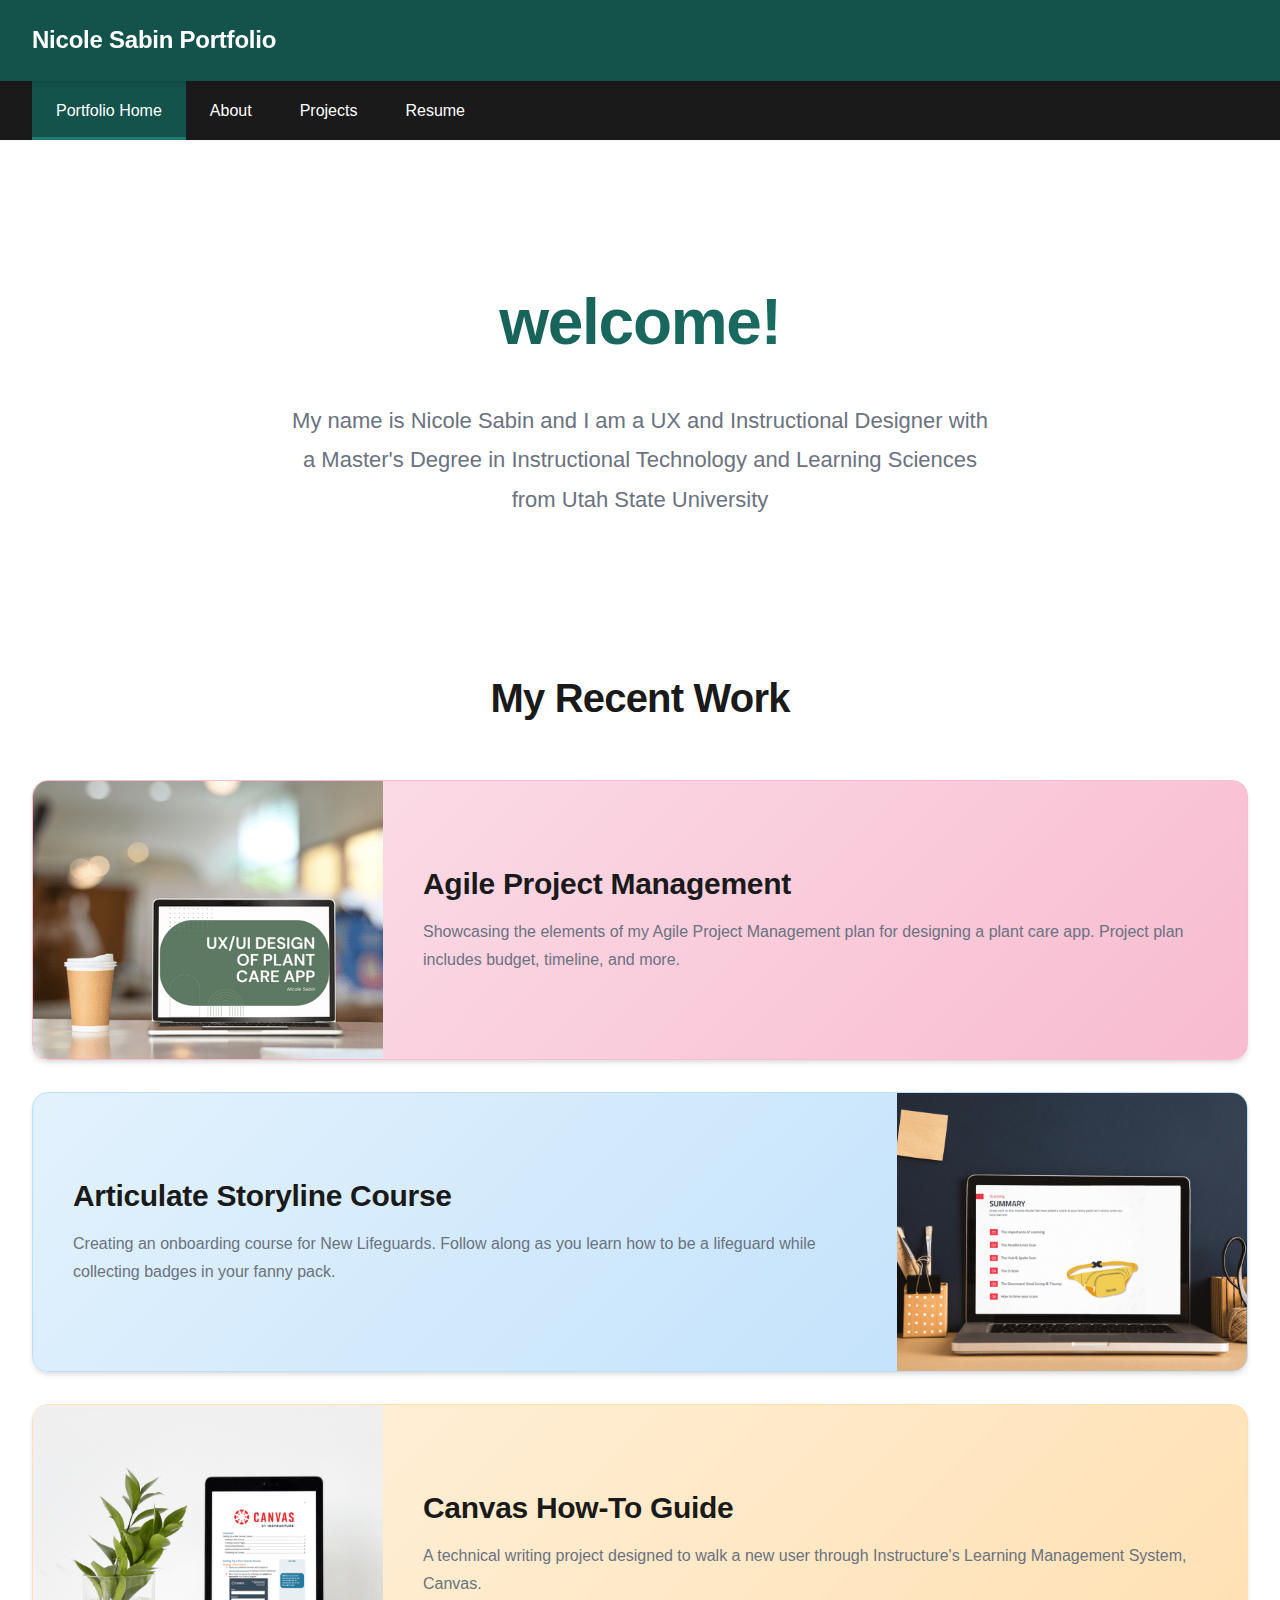
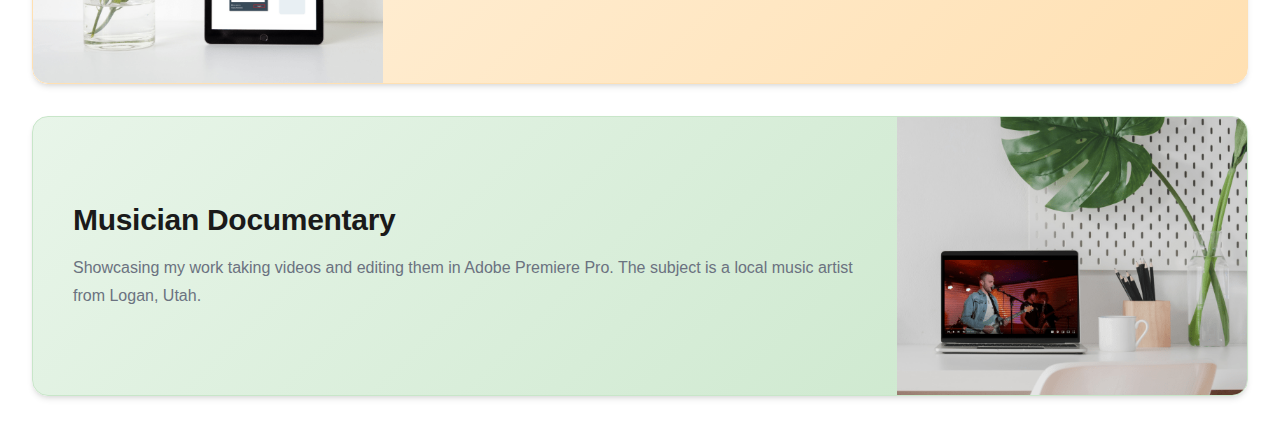
<file: index.html>
<!DOCTYPE html>
<html lang="en">
<head>
    <meta charset="UTF-8">
    <meta name="viewport" content="width=device-width, initial-scale=1.0">
    <meta name="description" content="Nicole Sabin - UX and Instructional Designer Portfolio">
    <title>Nicole Sabin Portfolio</title>
    <link rel="icon" type="image/svg+xml" href="favicon.svg">
    <link rel="icon" type="image/png" href="favicon.png">
    <link rel="apple-touch-icon" href="favicon.png">
    <link rel="stylesheet" href="css/style.css">
</head>
<body>
    <!-- Skip to Main Content -->
    <a href="#main-content" class="skip-link">Skip to Main Content</a>

    <!-- Header -->
    <header class="site-header">
        <div class="container">
            <div class="header-content">
                <h1 class="site-title">Nicole Sabin Portfolio</h1>
                <button class="menu-toggle" aria-label="Toggle menu" aria-expanded="false">
                    <span class="menu-icon">Menu</span>
                </button>
            </div>
        </div>
    </header>

    <!-- Navigation -->
    <nav class="main-nav" id="main-nav">
        <div class="container">
            <ul class="nav-menu">
                <li><a href="index.html" class="active">Portfolio Home</a></li>
                <li><a href="about.html">About</a></li>
                <li><a href="projects.html">Projects</a></li>
                <li><a href="resume.html">Resume</a></li>
            </ul>
        </div>
    </nav>

    <!-- Off Canvas Menu -->
    <div class="off-canvas-menu" id="off-canvas-menu">
        <div class="off-canvas-header">
            <h2>Nicole Sabin Portfolio</h2>
            <button class="close-menu" aria-label="Close menu">&times;</button>
        </div>
        <ul class="off-canvas-nav">
            <li><a href="index.html">Portfolio Home</a></li>
            <li><a href="about.html">About</a></li>
            <li><a href="projects.html">Projects</a></li>
            <li><a href="resume.html">Resume</a></li>
        </ul>
    </div>

    <!-- Main Content -->
    <main id="main-content" class="main-content">
        <div class="container">
            <section class="hero-section">
                <h2 class="hero-title">Welcome!</h2>
                <p class="hero-subtitle">
                    My name is Nicole Sabin and I am a UX and Instructional Designer with a Master's Degree in Instructional Technology and Learning Sciences from Utah State University
                </p>
            </section>

            <section class="recent-work">
                <h2 class="section-title">My Recent Work</h2>
                <div class="projects-grid-horizontal">
                    <a href="projects/agile-project-management.html" class="project-card-horizontal" data-category="project-management">
                        <div class="project-image-wrapper-horizontal">
                            <img src="images/portfolio-mockups.png" alt="Agile Project Management - Plant Care App" class="project-image">
                        </div>
                        <div class="project-content-horizontal">
                            <h3 class="project-title">Agile Project Management</h3>
                            <p class="project-description">
                                Showcasing the elements of my Agile Project Management plan for designing a plant care app. Project plan includes budget, timeline, and more.
                            </p>
                        </div>
                    </a>

                    <a href="projects/articulate-storyline-course.html" class="project-card-horizontal project-card-reversed" data-category="elearning">
                        <div class="project-image-wrapper-horizontal">
                            <img src="images/portfolio-mockups-1.png" alt="Articulate Storyline Course - Lifeguard Training" class="project-image">
                        </div>
                        <div class="project-content-horizontal">
                            <h3 class="project-title">Articulate Storyline Course</h3>
                            <p class="project-description">
                                Creating an onboarding course for New Lifeguards. Follow along as you learn how to be a lifeguard while collecting badges in your fanny pack.
                            </p>
                        </div>
                    </a>

                    <a href="projects/canvas-guide.html" class="project-card-horizontal" data-category="technical-writing">
                        <div class="project-image-wrapper-horizontal">
                            <img src="images/portfolio-mockups-3.png" alt="Canvas How-To Guide" class="project-image">
                        </div>
                        <div class="project-content-horizontal">
                            <h3 class="project-title">Canvas How-To Guide</h3>
                            <p class="project-description">
                                A technical writing project designed to walk a new user through Instructure's Learning Management System, Canvas.
                            </p>
                        </div>
                    </a>

                    <a href="projects/musician-documentary.html" class="project-card-horizontal project-card-reversed" data-category="videography">
                        <div class="project-image-wrapper-horizontal">
                            <img src="images/portfolio-mockups-2.png" alt="Musician Documentary" class="project-image">
                        </div>
                        <div class="project-content-horizontal">
                            <h3 class="project-title">Musician Documentary</h3>
                            <p class="project-description">
                                Showcasing my work taking videos and editing them in Adobe Premiere Pro. The subject is a local music artist from Logan, Utah.
                            </p>
                        </div>
                    </a>
                </div>
            </section>
        </div>
    </main>

    <script src="js/main.js"></script>
</body>
</html>
</file>
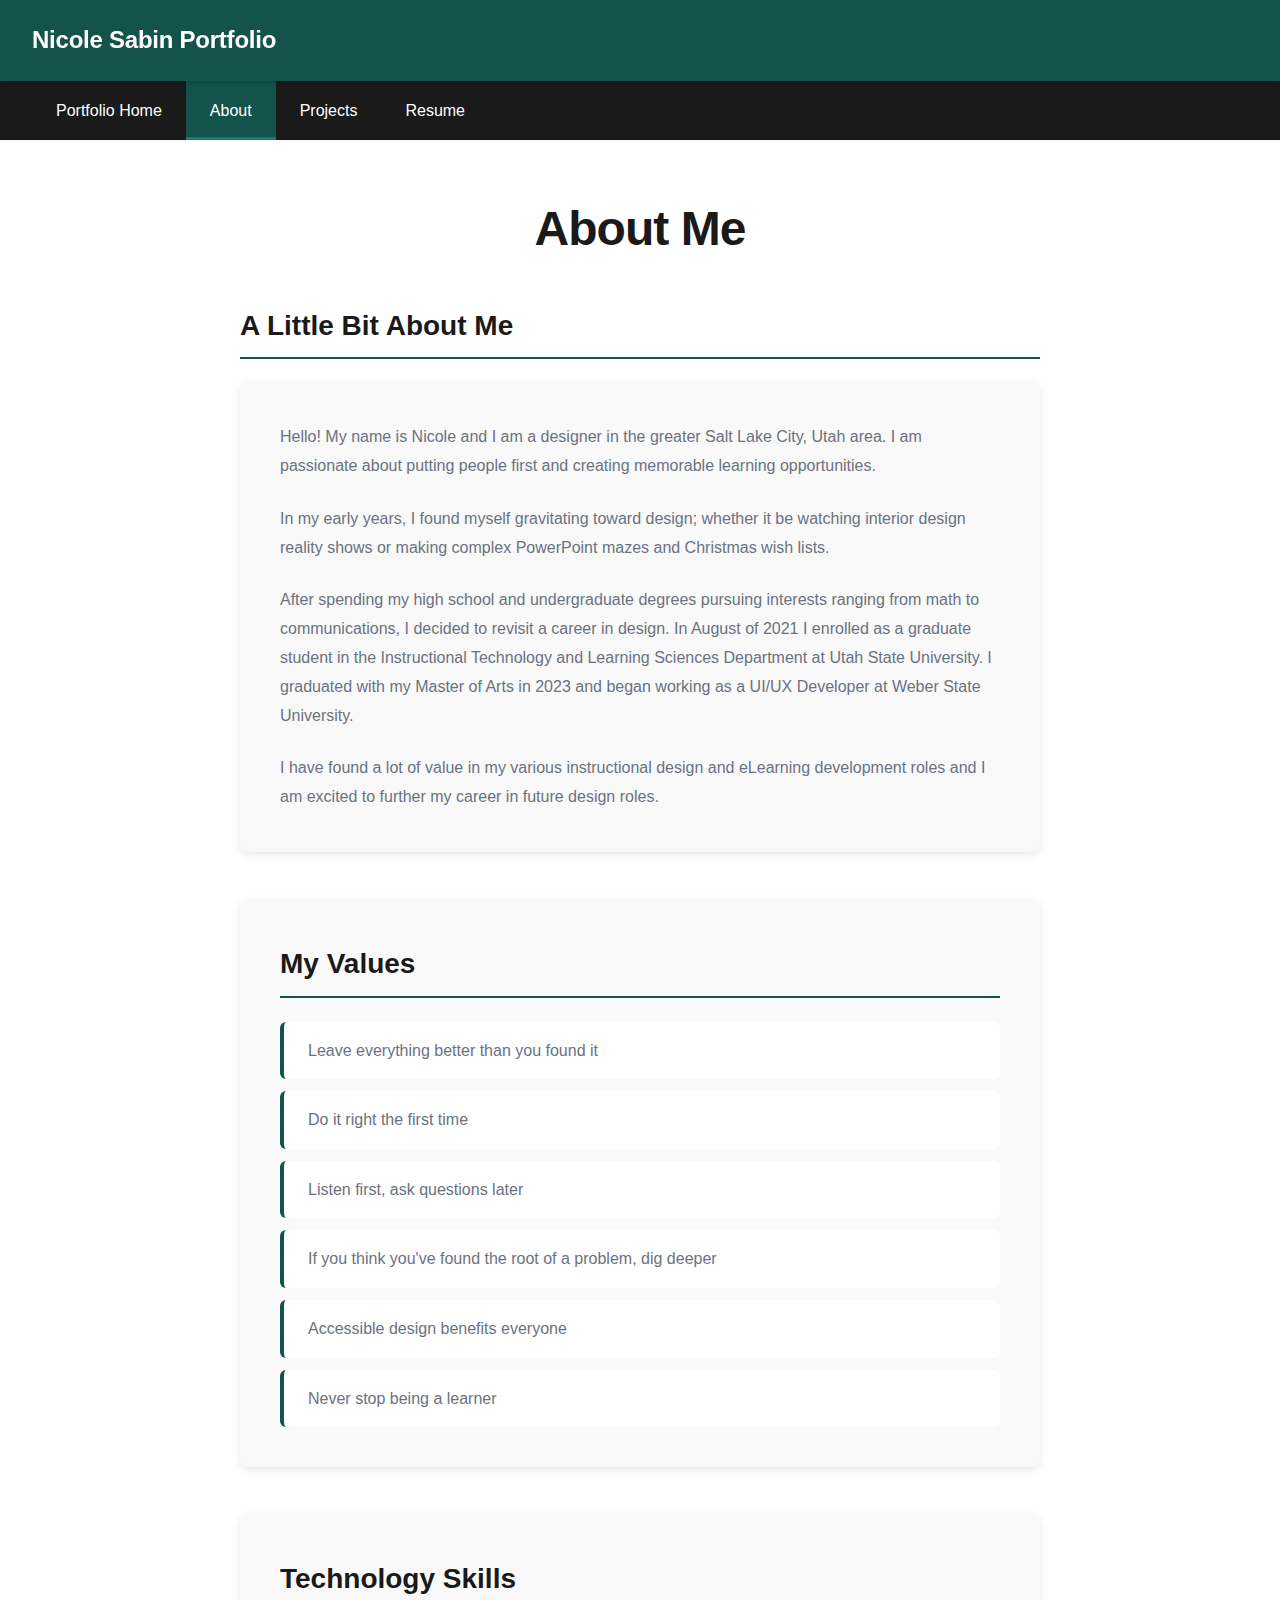
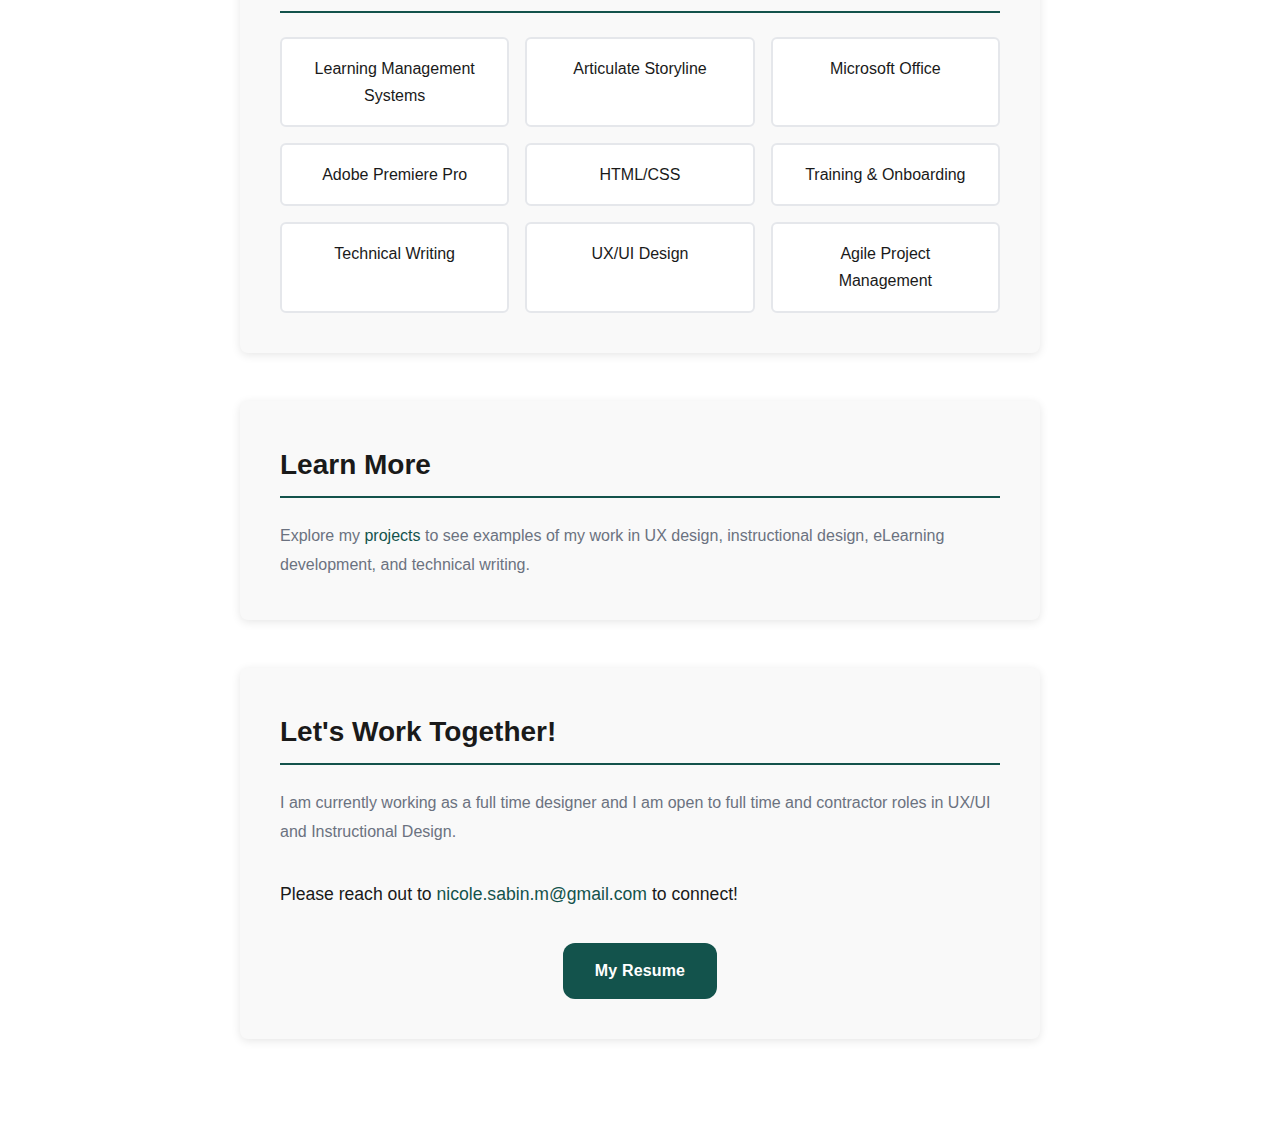
<file: about.html>
<!DOCTYPE html>
<html lang="en">
<head>
    <meta charset="UTF-8">
    <meta name="viewport" content="width=device-width, initial-scale=1.0">
    <meta name="description" content="About Nicole Sabin - UX and Instructional Designer">
    <title>About - Nicole Sabin Portfolio</title>
    <link rel="icon" type="image/svg+xml" href="favicon.svg">
    <link rel="icon" type="image/png" href="favicon.png">
    <link rel="apple-touch-icon" href="favicon.png">
    <link rel="stylesheet" href="css/style.css">
</head>
<body>
    <!-- Skip to Main Content -->
    <a href="#main-content" class="skip-link">Skip to Main Content</a>

    <!-- Header -->
    <header class="site-header">
        <div class="container">
            <div class="header-content">
                <h1 class="site-title">Nicole Sabin Portfolio</h1>
                <button class="menu-toggle" aria-label="Toggle menu" aria-expanded="false">
                    <span class="menu-icon">Menu</span>
                </button>
            </div>
        </div>
    </header>

    <!-- Navigation -->
    <nav class="main-nav" id="main-nav">
        <div class="container">
            <ul class="nav-menu">
                <li><a href="index.html">Portfolio Home</a></li>
                <li><a href="about.html" class="active">About</a></li>
                <li><a href="projects.html">Projects</a></li>
                <li><a href="resume.html">Resume</a></li>
            </ul>
        </div>
    </nav>

    <!-- Off Canvas Menu -->
    <div class="off-canvas-menu" id="off-canvas-menu">
        <div class="off-canvas-header">
            <h2>Nicole Sabin Portfolio</h2>
            <button class="close-menu" aria-label="Close menu">&times;</button>
        </div>
        <ul class="off-canvas-nav">
            <li><a href="index.html">Portfolio Home</a></li>
            <li><a href="about.html">About</a></li>
            <li><a href="projects.html">Projects</a></li>
            <li><a href="resume.html">Resume</a></li>
        </ul>
    </div>

    <!-- Main Content -->
    <main id="main-content" class="main-content">
        <div class="container">
            <section class="page-header">
                <h2 class="page-title">About Me</h2>
            </section>

            <!-- A Little Bit About Me -->
            <section class="about-content">
                <h3 class="about-section-title">A Little Bit About Me</h3>
                <div class="about-text">
                    <p>
                        Hello! My name is Nicole and I am a designer in the greater Salt Lake City, Utah area. 
                        I am passionate about putting people first and creating memorable learning opportunities.
                    </p>
                    <p>
                        In my early years, I found myself gravitating toward design; whether it be watching 
                        interior design reality shows or making complex PowerPoint mazes and Christmas wish lists.
                    </p>
                    <p>
                        After spending my high school and undergraduate degrees pursuing interests ranging from 
                        math to communications, I decided to revisit a career in design. In August of 2021 I 
                        enrolled as a graduate student in the Instructional Technology and Learning Sciences 
                        Department at Utah State University. I graduated with my Master of Arts in 2023 and began 
                        working as a UI/UX Developer at Weber State University.
                    </p>
                    <p>
                        I have found a lot of value in my various instructional design and eLearning development 
                        roles and I am excited to further my career in future design roles.
                    </p>
                </div>
            </section>

            <!-- My Values -->
            <section class="about-values">
                <h3 class="about-section-title">My Values</h3>
                <ul class="values-list">
                    <li>Leave everything better than you found it</li>
                    <li>Do it right the first time</li>
                    <li>Listen first, ask questions later</li>
                    <li>If you think you've found the root of a problem, dig deeper</li>
                    <li>Accessible design benefits everyone</li>
                    <li>Never stop being a learner</li>
                </ul>
            </section>

            <!-- Technology Skills -->
            <section class="about-skills">
                <h3 class="about-section-title">Technology Skills</h3>
                <div class="technology-skills-grid">
                    <div class="tech-skill-item">Learning Management Systems</div>
                    <div class="tech-skill-item">Articulate Storyline</div>
                    <div class="tech-skill-item">Microsoft Office</div>
                    <div class="tech-skill-item">Adobe Premiere Pro</div>
                    <div class="tech-skill-item">HTML/CSS</div>
                    <div class="tech-skill-item">Training & Onboarding</div>
                    <div class="tech-skill-item">Technical Writing</div>
                    <div class="tech-skill-item">UX/UI Design</div>
                    <div class="tech-skill-item">Agile Project Management</div>
                </div>
            </section>

            <!-- Learn More -->
            <section class="about-learn-more">
                <h3 class="about-section-title">Learn More</h3>
                <div class="learn-more-content">
                    <p>
                        Explore my <a href="projects.html" class="about-link">projects</a> to see examples of my work 
                        in UX design, instructional design, eLearning development, and technical writing.
                    </p>
                </div>
            </section>

            <!-- Let's Work Together -->
            <section class="about-work-together">
                <h3 class="about-section-title">Let's Work Together!</h3>
                <div class="work-together-content">
                    <p>
                        I am currently working as a full time designer and I am open to full time and contractor 
                        roles in UX/UI and Instructional Design.
                    </p>
                    <p class="contact-cta">
                        Please reach out to <a href="mailto:nicole.sabin.m@gmail.com" class="about-link">nicole.sabin.m@gmail.com</a> to connect!
                    </p>
                    <div class="resume-link-wrapper">
                        <a href="resume.html" class="btn-resume-link">My Resume</a>
                    </div>
                </div>
            </section>
        </div>
    </main>

    <script src="js/main.js"></script>
</body>
</html>
</file>
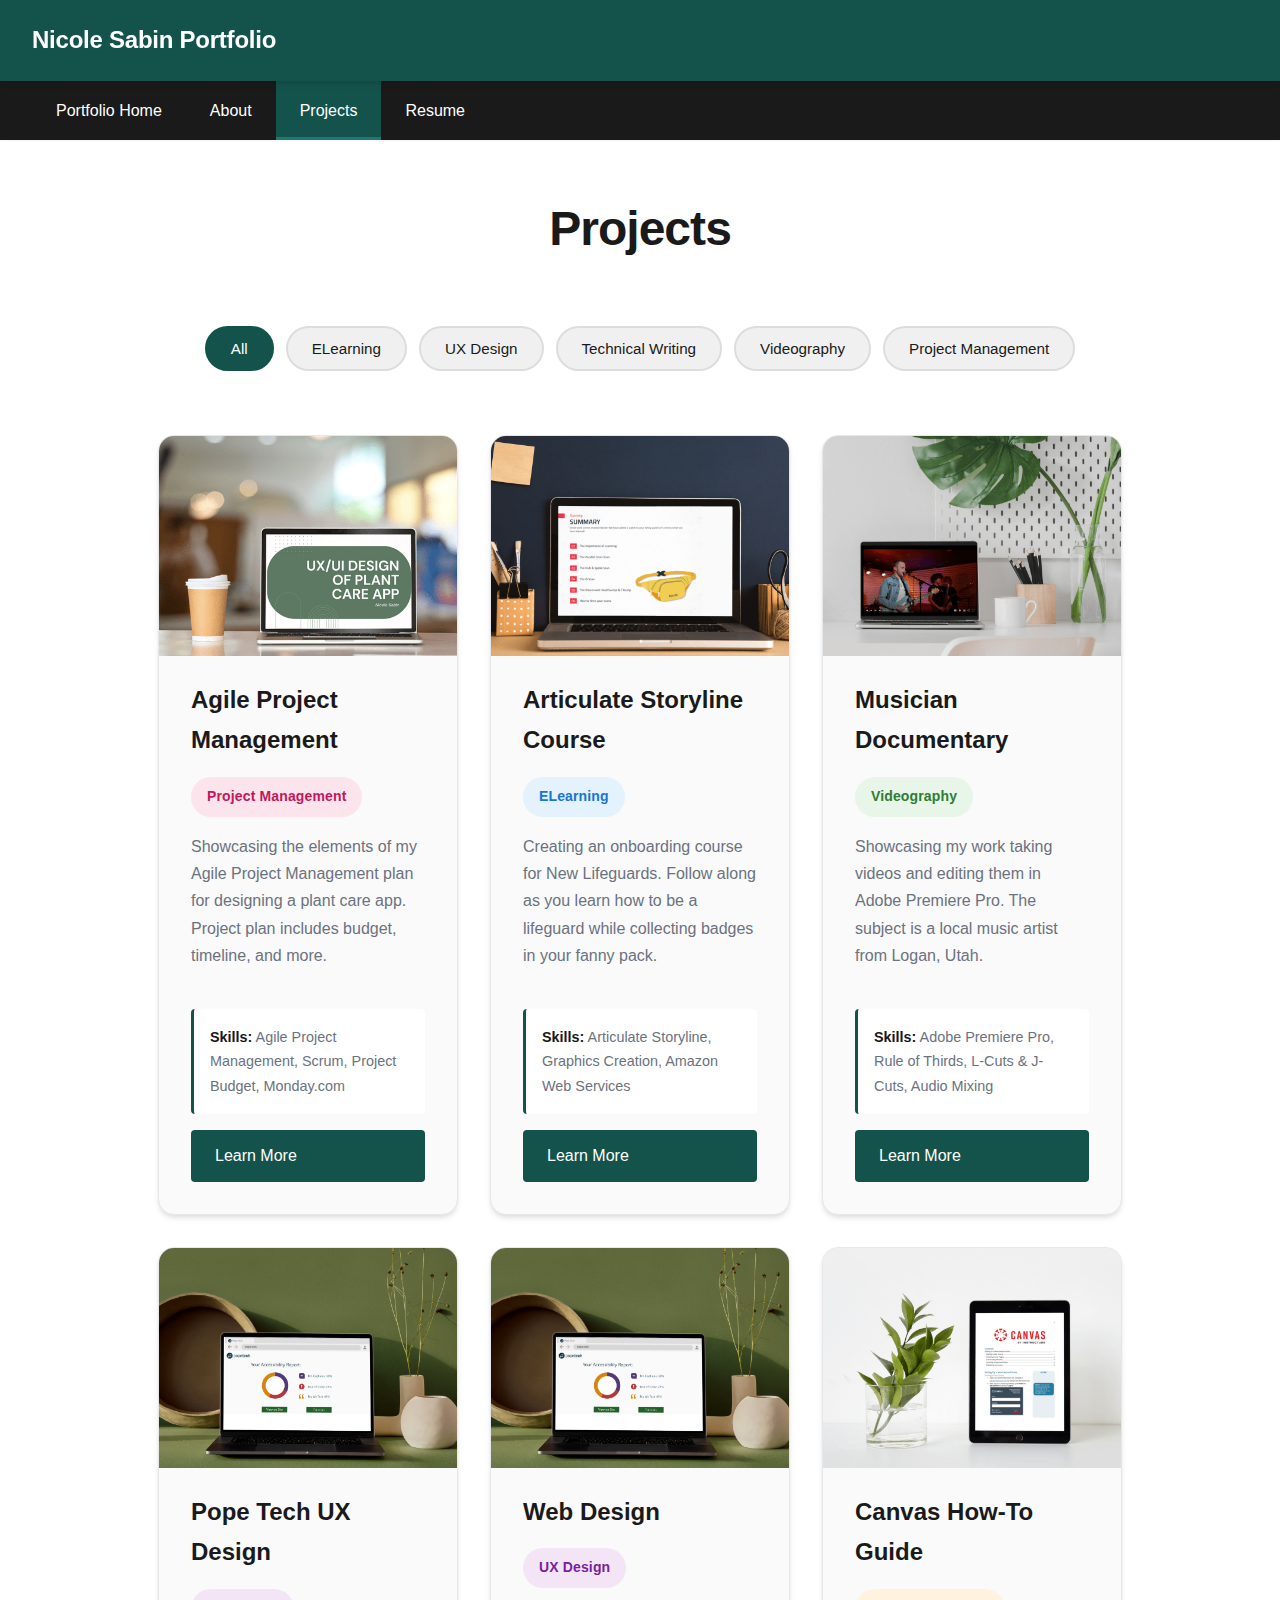
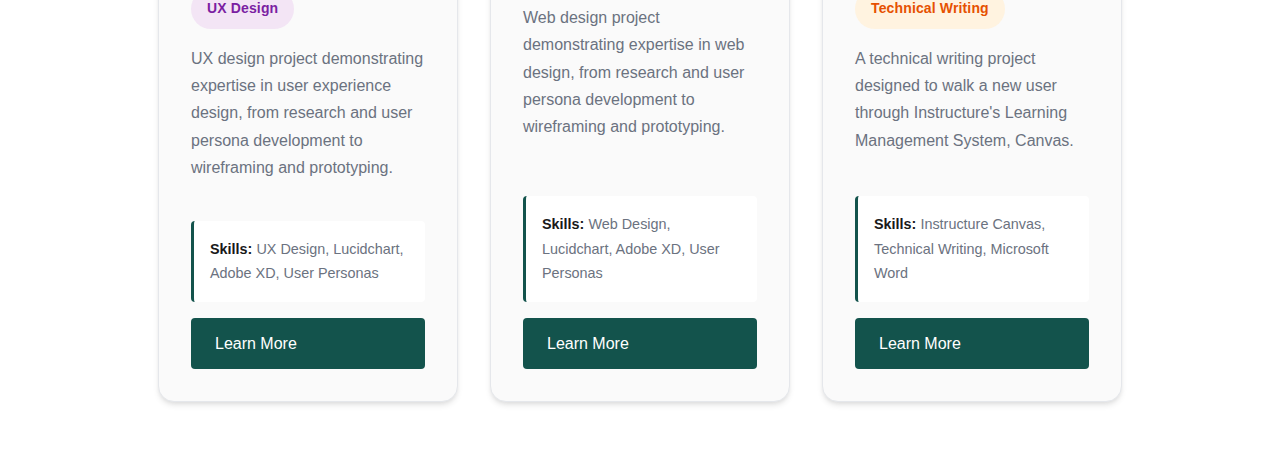
<file: projects.html>
<!DOCTYPE html>
<html lang="en">
<head>
    <meta charset="UTF-8">
    <meta name="viewport" content="width=device-width, initial-scale=1.0">
    <meta name="description" content="Projects by Nicole Sabin - UX and Instructional Designer">
    <title>Projects - Nicole Sabin Portfolio</title>
    <link rel="icon" type="image/svg+xml" href="favicon.svg">
    <link rel="icon" type="image/png" href="favicon.png">
    <link rel="apple-touch-icon" href="favicon.png">
    <link rel="stylesheet" href="css/style.css">
</head>
<body>
    <!-- Skip to Main Content -->
    <a href="#main-content" class="skip-link">Skip to Main Content</a>

    <!-- Header -->
    <header class="site-header">
        <div class="container">
            <div class="header-content">
                <h1 class="site-title">Nicole Sabin Portfolio</h1>
                <button class="menu-toggle" aria-label="Toggle menu" aria-expanded="false">
                    <span class="menu-icon">Menu</span>
                </button>
            </div>
        </div>
    </header>

    <!-- Navigation -->
    <nav class="main-nav" id="main-nav">
        <div class="container">
            <ul class="nav-menu">
                <li><a href="index.html">Portfolio Home</a></li>
                <li><a href="about.html">About</a></li>
                <li><a href="projects.html" class="active">Projects</a></li>
                <li><a href="resume.html">Resume</a></li>
            </ul>
        </div>
    </nav>

    <!-- Off Canvas Menu -->
    <div class="off-canvas-menu" id="off-canvas-menu">
        <div class="off-canvas-header">
            <h2>Nicole Sabin Portfolio</h2>
            <button class="close-menu" aria-label="Close menu">&times;</button>
        </div>
        <ul class="off-canvas-nav">
            <li><a href="index.html">Portfolio Home</a></li>
            <li><a href="about.html">About</a></li>
            <li><a href="projects.html">Projects</a></li>
            <li><a href="resume.html">Resume</a></li>
        </ul>
    </div>

    <!-- Main Content -->
    <main id="main-content" class="main-content">
        <div class="container">
            <section class="page-header">
                <h2 class="page-title">Projects</h2>
            </section>

            <!-- Filter Buttons -->
            <section class="project-filters">
                <button class="filter-btn active" data-filter="all">All</button>
                <button class="filter-btn" data-filter="elearning">eLearning</button>
                <button class="filter-btn" data-filter="ux-design">UX Design</button>
                <button class="filter-btn" data-filter="technical-writing">Technical Writing</button>
                <button class="filter-btn" data-filter="videography">Videography</button>
                <button class="filter-btn" data-filter="project-management">Project Management</button>
            </section>

            <!-- Projects Grid -->
            <section class="projects-grid-filtered">
                <a href="projects/agile-project-management.html" class="project-card-filtered" data-category="project-management">
                    <div class="project-image-wrapper">
                        <img src="images/portfolio-mockups.png" alt="Agile Project Management - Plant Care App" class="project-image">
                    </div>
                    <h3 class="project-title">Agile Project Management</h3>
                    <div class="project-category-badge">
                        <span class="category-tag category-project-management">Project Management</span>
                    </div>
                    <p class="project-description">
                        Showcasing the elements of my Agile Project Management plan for designing a plant care app. 
                        Project plan includes budget, timeline, and more.
                    </p>
                    <div class="project-skills-preview">
                        <strong>Skills:</strong> Agile Project Management, Scrum, Project Budget, Monday.com
                    </div>
                    <span class="project-link">Learn More</span>
                </a>

                <a href="projects/articulate-storyline-course.html" class="project-card-filtered" data-category="elearning">
                    <div class="project-image-wrapper">
                        <img src="images/portfolio-mockups-1.png" alt="Articulate Storyline Course - Lifeguard Training" class="project-image">
                    </div>
                    <h3 class="project-title">Articulate Storyline Course</h3>
                    <div class="project-category-badge">
                        <span class="category-tag category-elearning">eLearning</span>
                    </div>
                    <p class="project-description">
                        Creating an onboarding course for New Lifeguards. Follow along as you learn how to be a lifeguard 
                        while collecting badges in your fanny pack.
                    </p>
                    <div class="project-skills-preview">
                        <strong>Skills:</strong> Articulate Storyline, Graphics Creation, Amazon Web Services
                    </div>
                    <span class="project-link">Learn More</span>
                </a>

                <a href="projects/musician-documentary.html" class="project-card-filtered" data-category="videography">
                    <div class="project-image-wrapper">
                        <img src="images/portfolio-mockups-2.png" alt="Musician Documentary" class="project-image">
                    </div>
                    <h3 class="project-title">Musician Documentary</h3>
                    <div class="project-category-badge">
                        <span class="category-tag category-videography">Videography</span>
                    </div>
                    <p class="project-description">
                        Showcasing my work taking videos and editing them in Adobe Premiere Pro. The subject is a local 
                        music artist from Logan, Utah.
                    </p>
                    <div class="project-skills-preview">
                        <strong>Skills:</strong> Adobe Premiere Pro, Rule of Thirds, L-Cuts & J-Cuts, Audio Mixing
                    </div>
                    <span class="project-link">Learn More</span>
                </a>

                <a href="projects/pope-tech-ux-design.html" class="project-card-filtered" data-category="ux-design">
                    <div class="project-image-wrapper">
                        <img src="images/visual-copy.jpg" alt="Pope Tech UX Design" class="project-image">
                    </div>
                    <h3 class="project-title">Pope Tech UX Design</h3>
                    <div class="project-category-badge">
                        <span class="category-tag category-ux-design">UX Design</span>
                    </div>
                    <p class="project-description">
                        UX design project demonstrating expertise in user experience design, from research and user persona 
                        development to wireframing and prototyping.
                    </p>
                    <div class="project-skills-preview">
                        <strong>Skills:</strong> UX Design, Lucidchart, Adobe XD, User Personas
                    </div>
                    <span class="project-link">Learn More</span>
                </a>

                <a href="projects/web-design.html" class="project-card-filtered" data-category="ux-design">
                    <div class="project-image-wrapper">
                        <img src="images/visual-copy.jpg" alt="Web Design" class="project-image">
                    </div>
                    <h3 class="project-title">Web Design</h3>
                    <div class="project-category-badge">
                        <span class="category-tag category-ux-design">UX Design</span>
                    </div>
                    <p class="project-description">
                        Web design project demonstrating expertise in web design, from research and user persona 
                        development to wireframing and prototyping.
                    </p>
                    <div class="project-skills-preview">
                        <strong>Skills:</strong> Web Design, Lucidchart, Adobe XD, User Personas
                    </div>
                    <span class="project-link">Learn More</span>
                </a>

                <a href="projects/canvas-guide.html" class="project-card-filtered" data-category="technical-writing">
                    <div class="project-image-wrapper">
                        <img src="images/portfolio-mockups-3.png" alt="Canvas How-To Guide" class="project-image">
                    </div>
                    <h3 class="project-title">Canvas How-To Guide</h3>
                    <div class="project-category-badge">
                        <span class="category-tag category-technical-writing">Technical Writing</span>
                    </div>
                    <p class="project-description">
                        A technical writing project designed to walk a new user through Instructure's Learning Management 
                        System, Canvas.
                    </p>
                    <div class="project-skills-preview">
                        <strong>Skills:</strong> Instructure Canvas, Technical Writing, Microsoft Word
                    </div>
                    <span class="project-link">Learn More</span>
                </a>
            </section>
        </div>
    </main>

    <script src="js/main.js"></script>
    <script src="js/projects-filter.js"></script>
</body>
</html>
</file>
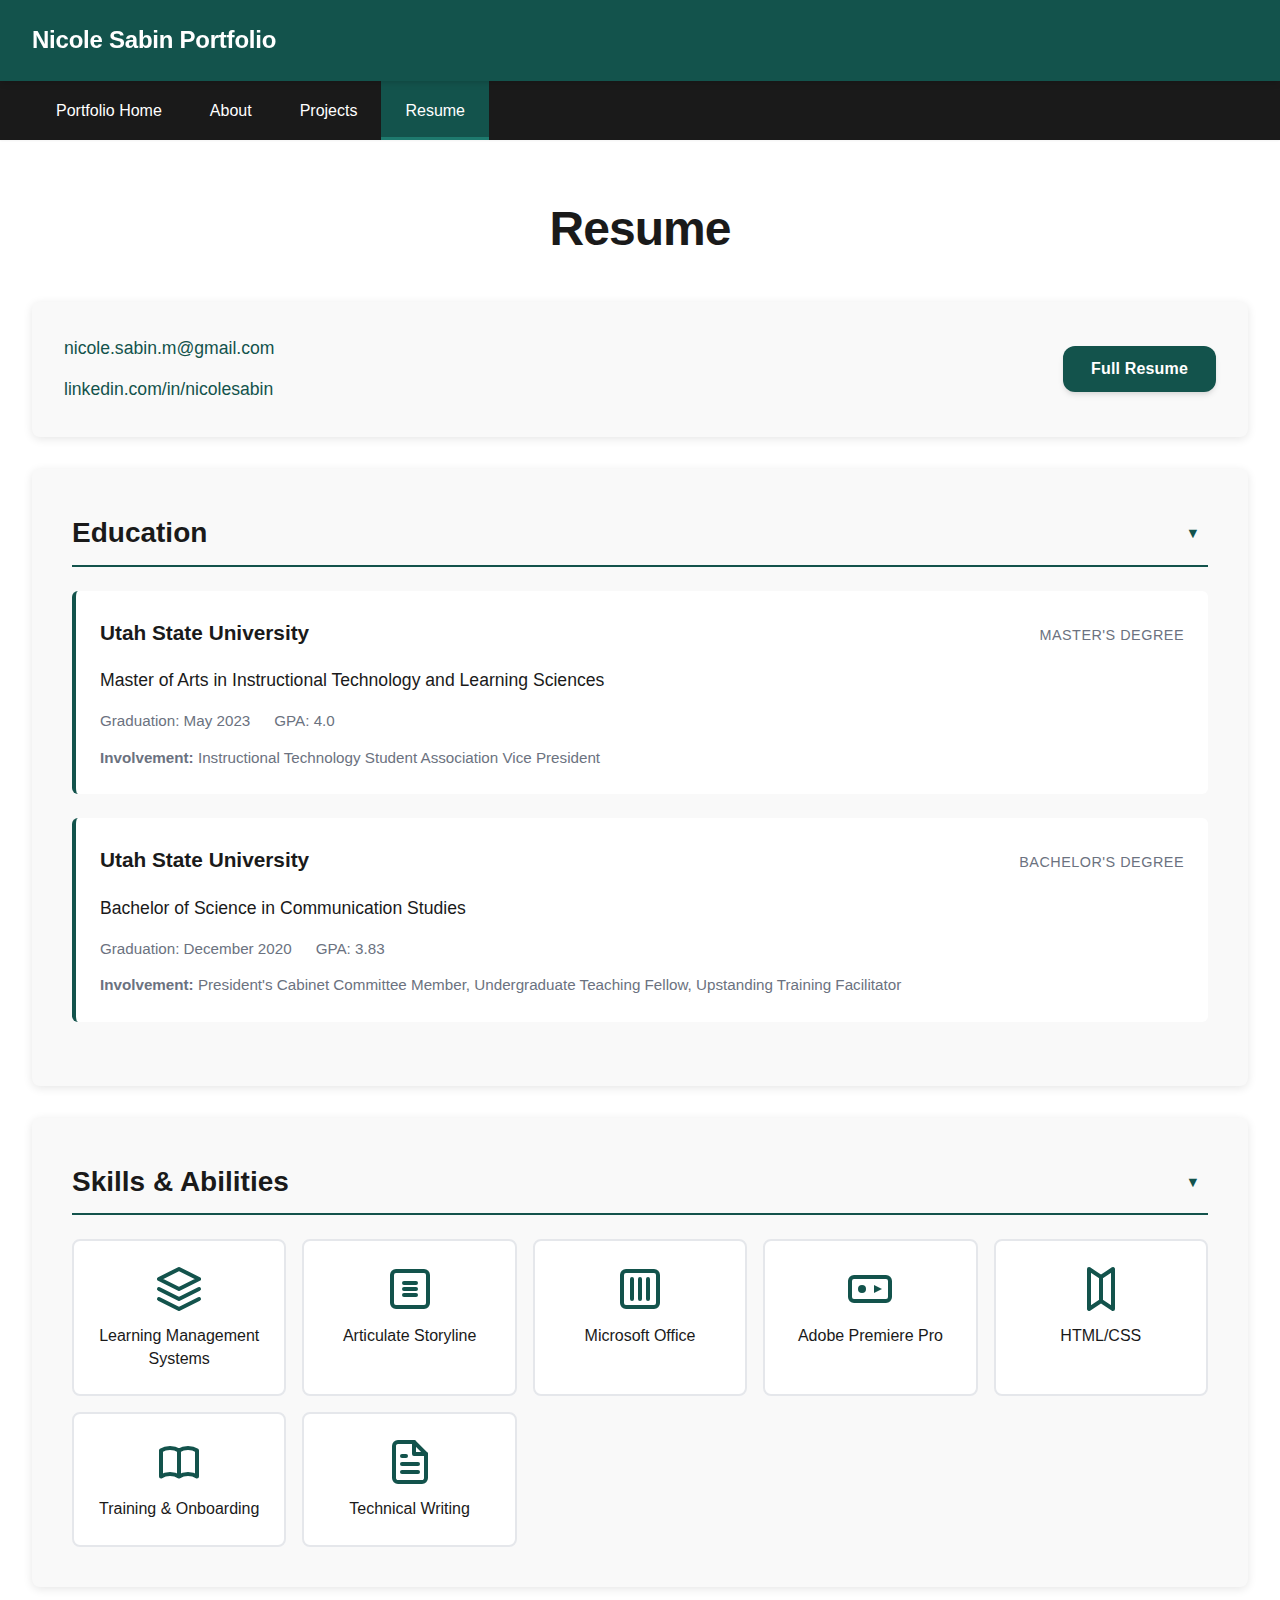
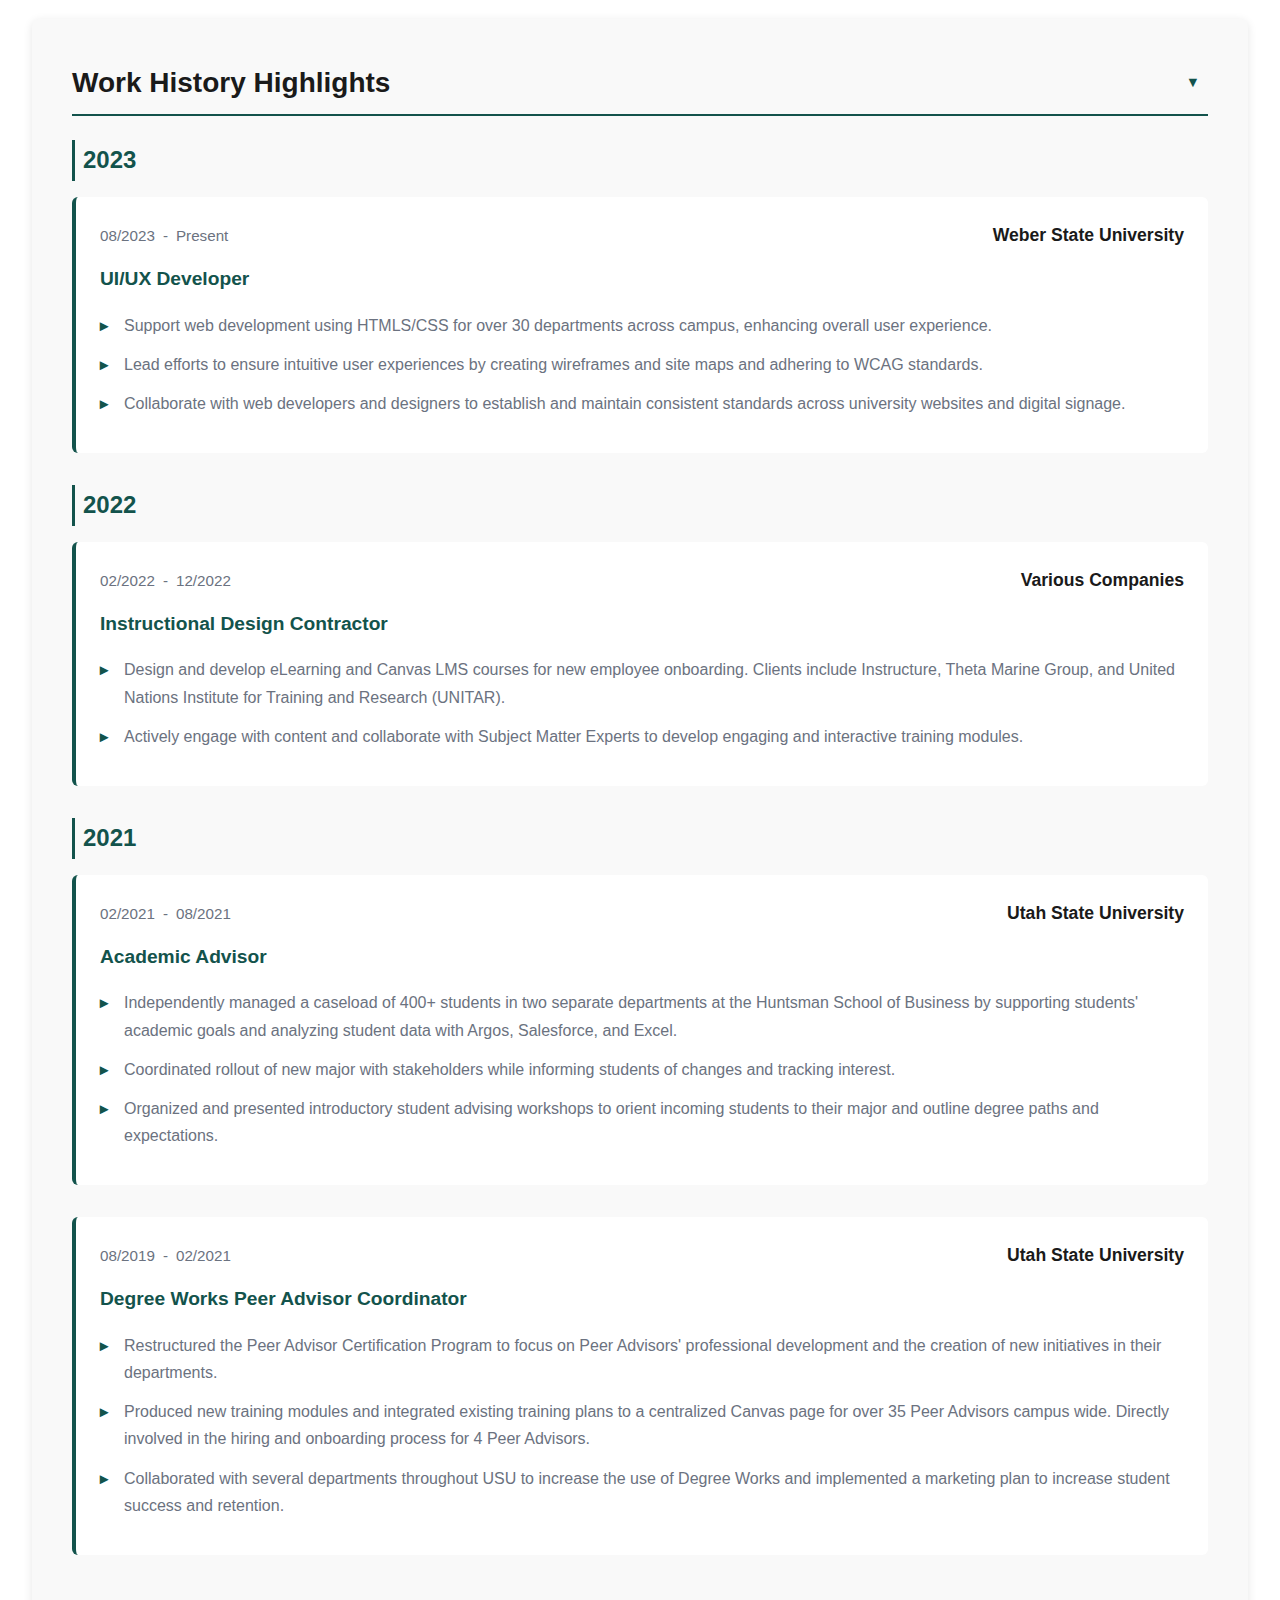
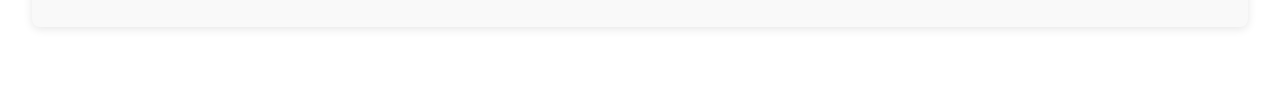
<file: resume.html>
<!DOCTYPE html>
<html lang="en">
<head>
    <meta charset="UTF-8">
    <meta name="viewport" content="width=device-width, initial-scale=1.0">
    <meta name="description" content="Resume - Nicole Sabin UX and Instructional Designer">
    <title>Resume - Nicole Sabin Portfolio</title>
    <link rel="icon" type="image/svg+xml" href="favicon.svg">
    <link rel="icon" type="image/png" href="favicon.png">
    <link rel="apple-touch-icon" href="favicon.png">
    <link rel="stylesheet" href="css/style.css">
</head>
<body>
    <!-- Skip to Main Content -->
    <a href="#main-content" class="skip-link">Skip to Main Content</a>

    <!-- Header -->
    <header class="site-header">
        <div class="container">
            <div class="header-content">
                <h1 class="site-title">Nicole Sabin Portfolio</h1>
                <button class="menu-toggle" aria-label="Toggle menu" aria-expanded="false">
                    <span class="menu-icon">Menu</span>
                </button>
            </div>
        </div>
    </header>

    <!-- Navigation -->
    <nav class="main-nav" id="main-nav">
        <div class="container">
            <ul class="nav-menu">
                <li><a href="index.html">Portfolio Home</a></li>
                <li><a href="about.html">About</a></li>
                <li><a href="projects.html">Projects</a></li>
                <li><a href="resume.html" class="active">Resume</a></li>
            </ul>
        </div>
    </nav>

    <!-- Off Canvas Menu -->
    <div class="off-canvas-menu" id="off-canvas-menu">
        <div class="off-canvas-header">
            <h2>Nicole Sabin Portfolio</h2>
            <button class="close-menu" aria-label="Close menu">&times;</button>
        </div>
        <ul class="off-canvas-nav">
            <li><a href="index.html">Portfolio Home</a></li>
            <li><a href="about.html">About</a></li>
            <li><a href="projects.html">Projects</a></li>
            <li><a href="resume.html">Resume</a></li>
        </ul>
    </div>

    <!-- Main Content -->
    <main id="main-content" class="main-content">
        <div class="container">
            <section class="page-header">
                <h2 class="page-title">Resume</h2>
            </section>

            <!-- Contact Information -->
            <section class="resume-contact">
                <div class="contact-info">
                    <p class="contact-email">
                        <a href="mailto:nicole.sabin.m@gmail.com">nicole.sabin.m@gmail.com</a>
                    </p>
                    <p class="contact-linkedin">
                        <a href="https://linkedin.com/in/nicolesabin" target="_blank" rel="noopener noreferrer">linkedin.com/in/nicolesabin</a>
                    </p>
                </div>
                <button class="btn-download-resume" id="downloadResumeBtn">Full Resume</button>
            </section>

            <!-- Education Section -->
            <section class="resume-section resume-education">
                <h3 class="resume-section-title" data-section="education">
                    <span>Education</span>
                    <button class="section-toggle" aria-label="Toggle education section">
                        <span class="toggle-icon">▼</span>
                    </button>
                </h3>
                <div class="resume-section-content" id="education-content">
                    <!-- Master's Degree -->
                    <div class="education-item">
                        <div class="education-header">
                            <h4 class="education-institution">Utah State University</h4>
                            <span class="education-degree">Master's Degree</span>
                        </div>
                        <div class="education-details">
                            <p class="education-field">Master of Arts in Instructional Technology and Learning Sciences</p>
                            <div class="education-meta">
                                <span class="education-graduation">Graduation: May 2023</span>
                                <span class="education-gpa">GPA: 4.0</span>
                            </div>
                            <div class="education-involvement">
                                <strong>Involvement:</strong> Instructional Technology Student Association Vice President
                            </div>
                        </div>
                    </div>

                    <!-- Bachelor's Degree -->
                    <div class="education-item">
                        <div class="education-header">
                            <h4 class="education-institution">Utah State University</h4>
                            <span class="education-degree">Bachelor's Degree</span>
                        </div>
                        <div class="education-details">
                            <p class="education-field">Bachelor of Science in Communication Studies</p>
                            <div class="education-meta">
                                <span class="education-graduation">Graduation: December 2020</span>
                                <span class="education-gpa">GPA: 3.83</span>
                            </div>
                            <div class="education-involvement">
                                <strong>Involvement:</strong> President's Cabinet Committee Member, Undergraduate Teaching Fellow, Upstanding Training Facilitator
                            </div>
                        </div>
                    </div>
                </div>
            </section>

            <!-- Skills & Abilities Section -->
            <section class="resume-section resume-skills">
                <h3 class="resume-section-title" data-section="skills">
                    <span>Skills & Abilities</span>
                    <button class="section-toggle" aria-label="Toggle skills section">
                        <span class="toggle-icon">▼</span>
                    </button>
                </h3>
                <div class="resume-section-content" id="skills-content">
                    <div class="skills-grid">
                        <div class="skill-category" data-skill="lms">
                            <div class="skill-icon">
                                <svg viewBox="0 0 24 24" fill="none" xmlns="http://www.w3.org/2000/svg">
                                    <path d="M12 2L2 7L12 12L22 7L12 2Z" stroke="currentColor" stroke-width="2" stroke-linecap="round" stroke-linejoin="round"/>
                                    <path d="M2 17L12 22L22 17" stroke="currentColor" stroke-width="2" stroke-linecap="round" stroke-linejoin="round"/>
                                    <path d="M2 12L12 17L22 12" stroke="currentColor" stroke-width="2" stroke-linecap="round" stroke-linejoin="round"/>
                                </svg>
                            </div>
                            <h4 class="skill-category-title">Learning Management Systems</h4>
                        </div>
                        <div class="skill-category" data-skill="storyline">
                            <div class="skill-icon">
                                <svg viewBox="0 0 24 24" fill="none" xmlns="http://www.w3.org/2000/svg">
                                    <rect x="3" y="3" width="18" height="18" rx="2" stroke="currentColor" stroke-width="2"/>
                                    <path d="M9 9H15M9 15H15M9 12H15" stroke="currentColor" stroke-width="2" stroke-linecap="round"/>
                                </svg>
                            </div>
                            <h4 class="skill-category-title">Articulate Storyline</h4>
                        </div>
                        <div class="skill-category" data-skill="office">
                            <div class="skill-icon">
                                <svg viewBox="0 0 24 24" fill="none" xmlns="http://www.w3.org/2000/svg">
                                    <rect x="3" y="3" width="18" height="18" rx="2" stroke="currentColor" stroke-width="2"/>
                                    <path d="M8 7V17M16 7V17M12 7V17" stroke="currentColor" stroke-width="2" stroke-linecap="round"/>
                                </svg>
                            </div>
                            <h4 class="skill-category-title">Microsoft Office</h4>
                        </div>
                        <div class="skill-category" data-skill="premiere">
                            <div class="skill-icon">
                                <svg viewBox="0 0 24 24" fill="none" xmlns="http://www.w3.org/2000/svg">
                                    <rect x="2" y="6" width="20" height="12" rx="2" stroke="currentColor" stroke-width="2"/>
                                    <circle cx="8" cy="12" r="2" fill="currentColor"/>
                                    <path d="M14 10L18 12L14 14V10Z" fill="currentColor"/>
                                </svg>
                            </div>
                            <h4 class="skill-category-title">Adobe Premiere Pro</h4>
                        </div>
                        <div class="skill-category" data-skill="htmlcss">
                            <div class="skill-icon">
                                <svg viewBox="0 0 24 24" fill="none" xmlns="http://www.w3.org/2000/svg">
                                    <path d="M12 18L6 22V2L12 6L18 2V22L12 18Z" stroke="currentColor" stroke-width="2" stroke-linecap="round" stroke-linejoin="round"/>
                                    <path d="M12 6V18" stroke="currentColor" stroke-width="2" stroke-linecap="round"/>
                                </svg>
                            </div>
                            <h4 class="skill-category-title">HTML/CSS</h4>
                        </div>
                        <div class="skill-category" data-skill="training">
                            <div class="skill-icon">
                                <svg viewBox="0 0 24 24" fill="none" xmlns="http://www.w3.org/2000/svg">
                                    <path d="M12 6.25278V19.2528M12 6.25278C10.8321 5.47686 9.24649 5 7.5 5C5.75351 5 4.16789 5.47686 3 6.25278V19.2528C4.16789 18.4769 5.75351 18 7.5 18C9.24649 18 10.8321 18.4769 12 19.2528M12 6.25278C13.1679 5.47686 14.7535 5 16.5 5C18.2465 5 19.8321 5.47686 21 6.25278V19.2528C19.8321 18.4769 18.2465 18 16.5 18C14.7535 18 13.1679 18.4769 12 19.2528" stroke="currentColor" stroke-width="2" stroke-linecap="round" stroke-linejoin="round"/>
                                </svg>
                            </div>
                            <h4 class="skill-category-title">Training & Onboarding</h4>
                        </div>
                        <div class="skill-category" data-skill="writing">
                            <div class="skill-icon">
                                <svg viewBox="0 0 24 24" fill="none" xmlns="http://www.w3.org/2000/svg">
                                    <path d="M14 2H6C5.46957 2 4.96086 2.21071 4.58579 2.58579C4.21071 2.96086 4 3.46957 4 4V20C4 20.5304 4.21071 21.0391 4.58579 21.4142C4.96086 21.7893 5.46957 22 6 22H18C18.5304 22 19.0391 21.7893 19.4142 21.4142C19.7893 21.0391 20 20.5304 20 20V8L14 2Z" stroke="currentColor" stroke-width="2" stroke-linecap="round" stroke-linejoin="round"/>
                                    <path d="M14 2V8H20" stroke="currentColor" stroke-width="2" stroke-linecap="round" stroke-linejoin="round"/>
                                    <path d="M16 13H8" stroke="currentColor" stroke-width="2" stroke-linecap="round"/>
                                    <path d="M16 17H8" stroke="currentColor" stroke-width="2" stroke-linecap="round"/>
                                    <path d="M10 9H8" stroke="currentColor" stroke-width="2" stroke-linecap="round"/>
                                </svg>
                            </div>
                            <h4 class="skill-category-title">Technical Writing</h4>
                        </div>
                    </div>
                </div>
            </section>

            <!-- Work History Section -->
            <section class="resume-section resume-work">
                <h3 class="resume-section-title" data-section="work">
                    <span>Work History Highlights</span>
                    <button class="section-toggle" aria-label="Toggle work history section">
                        <span class="toggle-icon">▼</span>
                    </button>
                </h3>
                <div class="resume-section-content" id="work-content">
                    <!-- Current Position -->
                    <div class="work-year-label" data-year="2023">2023</div>
                    <div class="work-item">
                        <div class="work-header">
                            <div class="work-dates">
                                <span class="work-date-start">08/2023</span>
                                <span class="work-date-separator">-</span>
                                <span class="work-date-end">Present</span>
                            </div>
                            <div class="work-company">Weber State University</div>
                        </div>
                        <div class="work-position">UI/UX Developer</div>
                        <div class="work-description">
                            <ul class="work-bullets">
                                <li>Support web development using HTMLS/CSS for over 30 departments across campus, enhancing overall user experience.</li>
                                <li>Lead efforts to ensure intuitive user experiences by creating wireframes and site maps and adhering to WCAG standards.</li>
                                <li>Collaborate with web developers and designers to establish and maintain consistent standards across university websites and digital signage.</li>
                            </ul>
                        </div>
                    </div>

                    <!-- Instructional Design Contractor -->
                    <div class="work-year-label" data-year="2022">2022</div>
                    <div class="work-item">
                        <div class="work-header">
                            <div class="work-dates">
                                <span class="work-date-start">02/2022</span>
                                <span class="work-date-separator">-</span>
                                <span class="work-date-end">12/2022</span>
                            </div>
                            <div class="work-company">Various Companies</div>
                        </div>
                        <div class="work-position">Instructional Design Contractor</div>
                        <div class="work-description">
                            <ul class="work-bullets">
                                <li>Design and develop eLearning and Canvas LMS courses for new employee onboarding. Clients include Instructure, Theta Marine Group, and United Nations Institute for Training and Research (UNITAR).</li>
                                <li>Actively engage with content and collaborate with Subject Matter Experts to develop engaging and interactive training modules.</li>
                            </ul>
                        </div>
                    </div>

                    <!-- Academic Advisor -->
                    <div class="work-year-label" data-year="2021">2021</div>
                    <div class="work-item">
                        <div class="work-header">
                            <div class="work-dates">
                                <span class="work-date-start">02/2021</span>
                                <span class="work-date-separator">-</span>
                                <span class="work-date-end">08/2021</span>
                            </div>
                            <div class="work-company">Utah State University</div>
                        </div>
                        <div class="work-position">Academic Advisor</div>
                        <div class="work-description">
                            <ul class="work-bullets">
                                <li>Independently managed a caseload of 400+ students in two separate departments at the Huntsman School of Business by supporting students' academic goals and analyzing student data with Argos, Salesforce, and Excel.</li>
                                <li>Coordinated rollout of new major with stakeholders while informing students of changes and tracking interest.</li>
                                <li>Organized and presented introductory student advising workshops to orient incoming students to their major and outline degree paths and expectations.</li>
                            </ul>
                        </div>
                    </div>

                    <!-- Degree Works Peer Advisor Coordinator -->
                    <div class="work-item">
                        <div class="work-header">
                            <div class="work-dates">
                                <span class="work-date-start">08/2019</span>
                                <span class="work-date-separator">-</span>
                                <span class="work-date-end">02/2021</span>
                            </div>
                            <div class="work-company">Utah State University</div>
                        </div>
                        <div class="work-position">Degree Works Peer Advisor Coordinator</div>
                        <div class="work-description">
                            <ul class="work-bullets">
                                <li>Restructured the Peer Advisor Certification Program to focus on Peer Advisors' professional development and the creation of new initiatives in their departments.</li>
                                <li>Produced new training modules and integrated existing training plans to a centralized Canvas page for over 35 Peer Advisors campus wide. Directly involved in the hiring and onboarding process for 4 Peer Advisors.</li>
                                <li>Collaborated with several departments throughout USU to increase the use of Degree Works and implemented a marketing plan to increase student success and retention.</li>
                            </ul>
                        </div>
                    </div>
                </div>
            </section>
        </div>
    </main>

    <script src="js/main.js"></script>
    <script src="js/resume.js"></script>
</body>
</html>
</file>
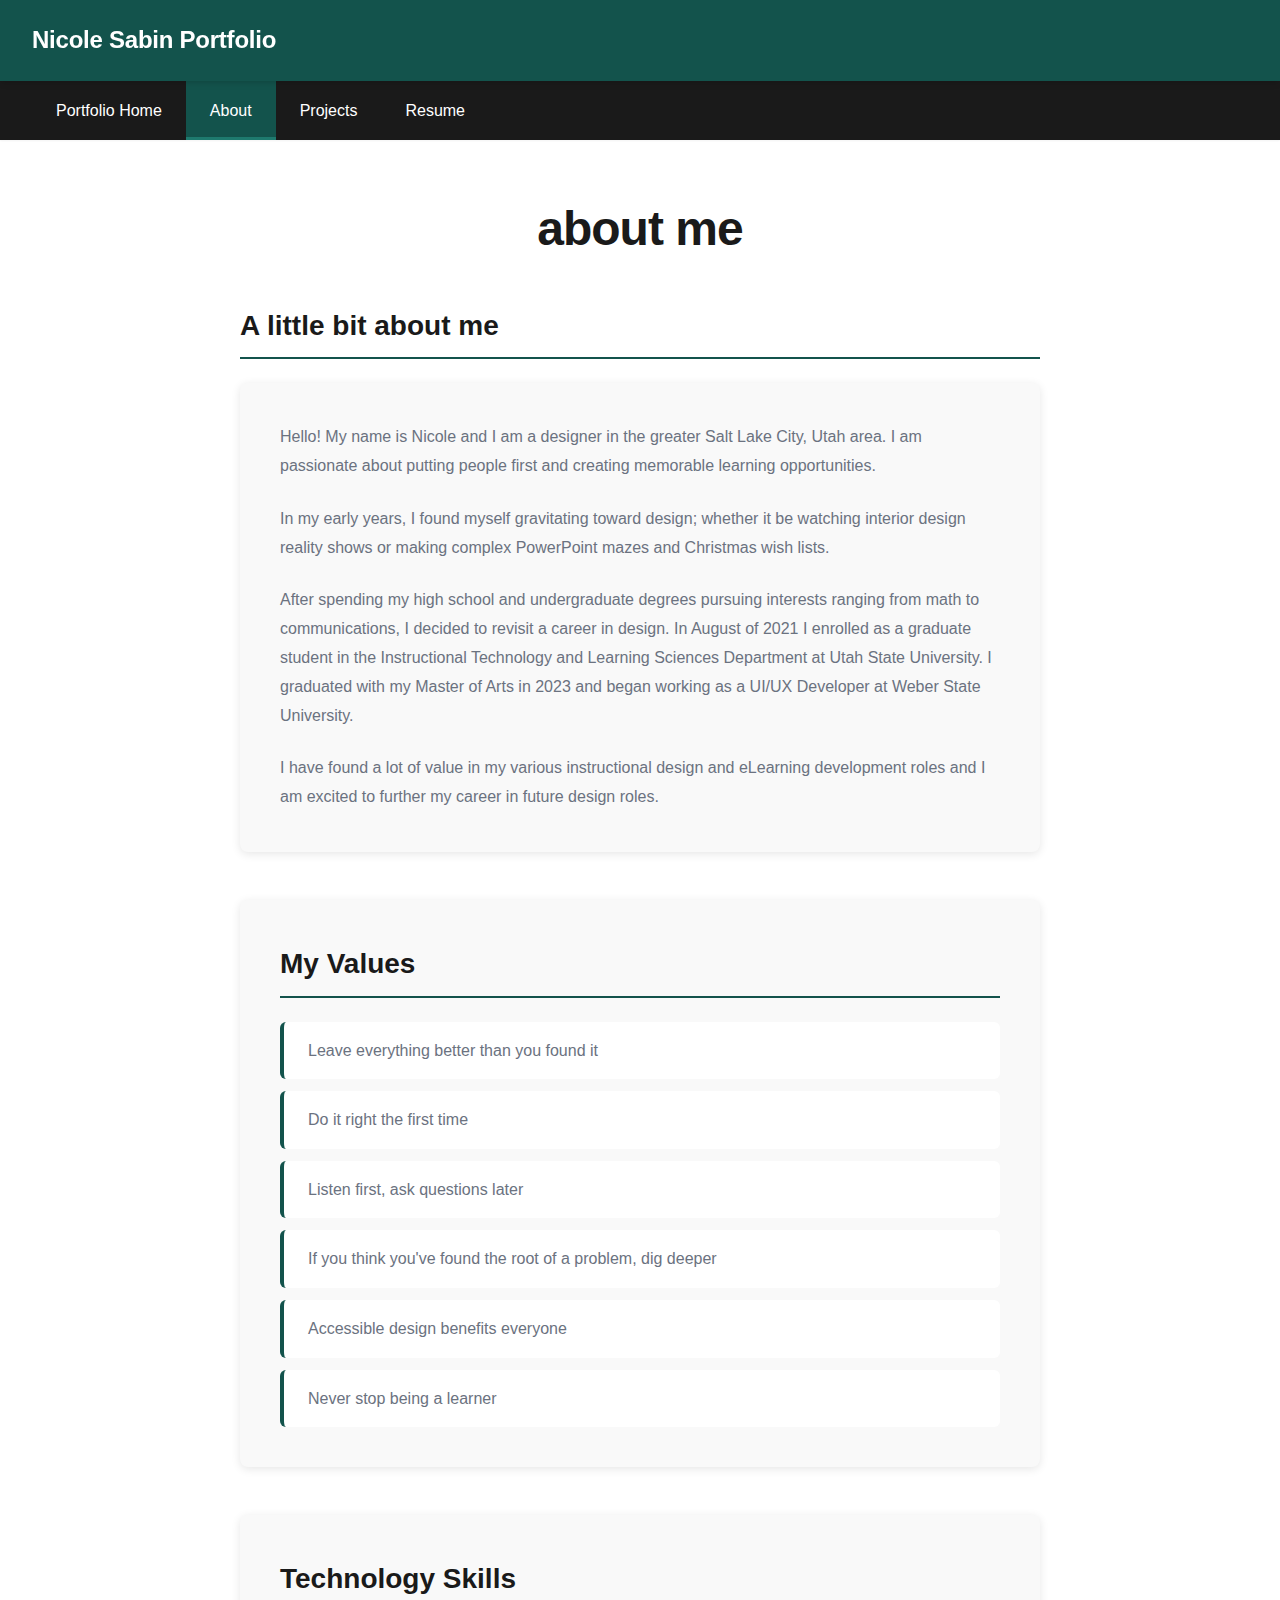
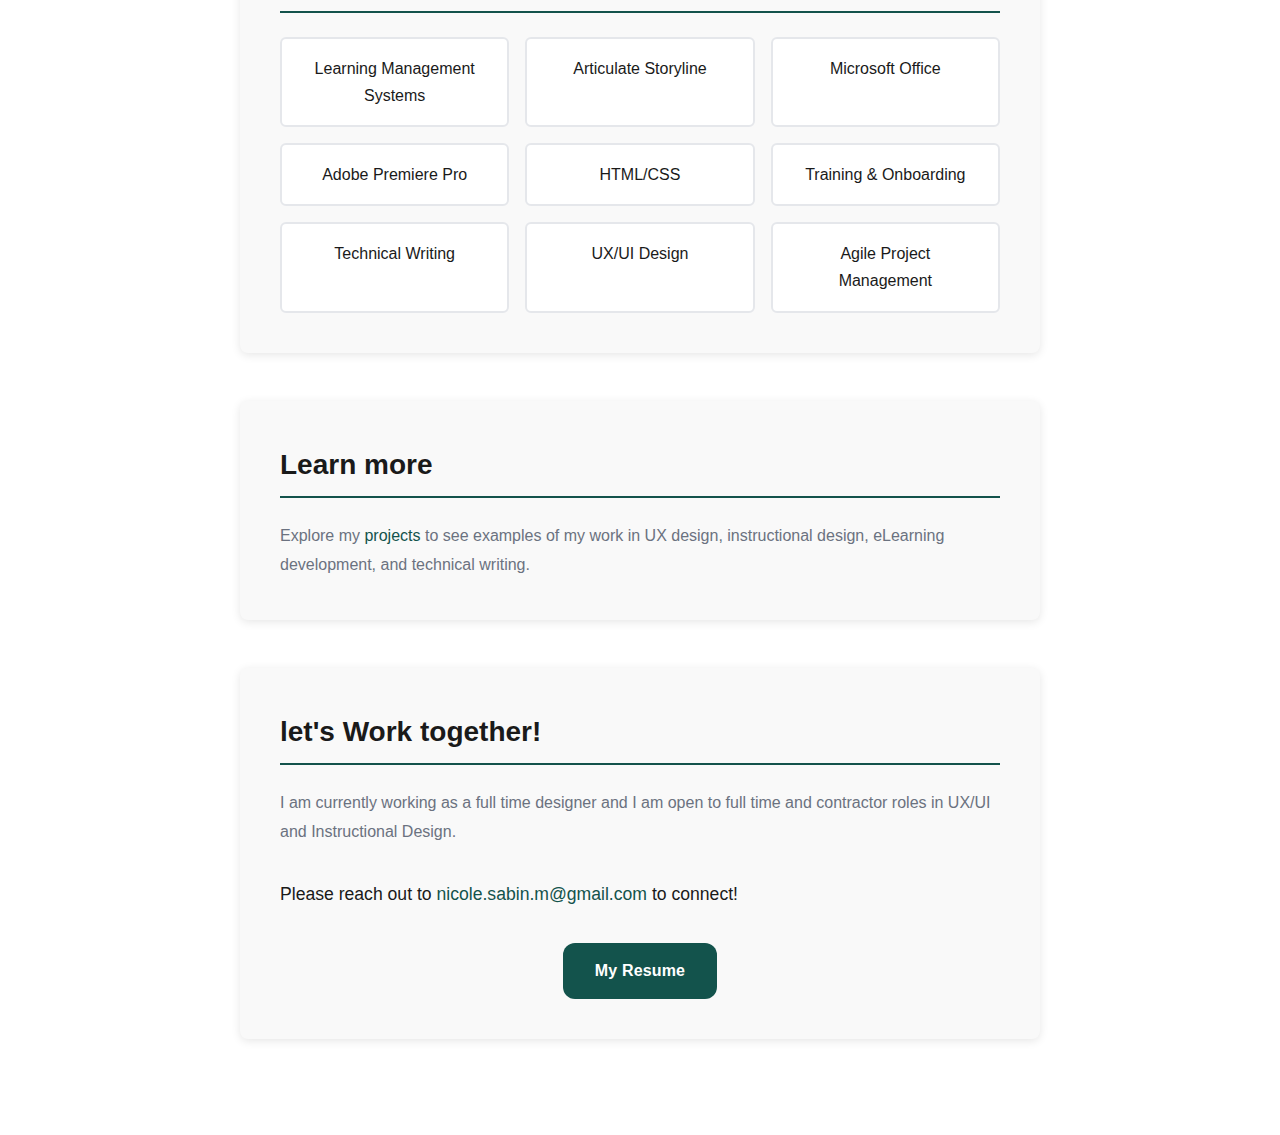
<file: nms-portfolio/about.html>
<!DOCTYPE html>
<html lang="en">
<head>
    <meta charset="UTF-8">
    <meta name="viewport" content="width=device-width, initial-scale=1.0">
    <meta name="description" content="About Nicole Sabin - UX and Instructional Designer">
    <title>About - Nicole Sabin Portfolio</title>
    <link rel="icon" type="image/svg+xml" href="favicon.svg">
    <link rel="icon" type="image/png" href="favicon.png">
    <link rel="apple-touch-icon" href="favicon.png">
    <link rel="stylesheet" href="css/style.css">
</head>
<body>
    <!-- Skip to Main Content -->
    <a href="#main-content" class="skip-link">Skip to Main Content</a>

    <!-- Header -->
    <header class="site-header">
        <div class="container">
            <div class="header-content">
                <h1 class="site-title">Nicole Sabin Portfolio</h1>
                <button class="menu-toggle" aria-label="Toggle menu" aria-expanded="false">
                    <span class="menu-icon">Menu</span>
                </button>
            </div>
        </div>
    </header>

    <!-- Navigation -->
    <nav class="main-nav" id="main-nav">
        <div class="container">
            <ul class="nav-menu">
                <li><a href="index.html">Portfolio Home</a></li>
                <li><a href="about.html" class="active">About</a></li>
                <li><a href="projects.html">Projects</a></li>
                <li><a href="resume.html">Resume</a></li>
            </ul>
        </div>
    </nav>

    <!-- Off Canvas Menu -->
    <div class="off-canvas-menu" id="off-canvas-menu">
        <div class="off-canvas-header">
            <h2>Nicole Sabin Portfolio</h2>
            <button class="close-menu" aria-label="Close menu">&times;</button>
        </div>
        <ul class="off-canvas-nav">
            <li><a href="index.html">Portfolio Home</a></li>
            <li><a href="about.html">About</a></li>
            <li><a href="projects.html">Projects</a></li>
            <li><a href="resume.html">Resume</a></li>
        </ul>
    </div>

    <!-- Main Content -->
    <main id="main-content" class="main-content">
        <div class="container">
            <section class="page-header">
                <h2 class="page-title">about me</h2>
            </section>

            <!-- A Little Bit About Me -->
            <section class="about-content">
                <h3 class="about-section-title">A little bit about me</h3>
                <div class="about-text">
                    <p>
                        Hello! My name is Nicole and I am a designer in the greater Salt Lake City, Utah area. 
                        I am passionate about putting people first and creating memorable learning opportunities.
                    </p>
                    <p>
                        In my early years, I found myself gravitating toward design; whether it be watching 
                        interior design reality shows or making complex PowerPoint mazes and Christmas wish lists.
                    </p>
                    <p>
                        After spending my high school and undergraduate degrees pursuing interests ranging from 
                        math to communications, I decided to revisit a career in design. In August of 2021 I 
                        enrolled as a graduate student in the Instructional Technology and Learning Sciences 
                        Department at Utah State University. I graduated with my Master of Arts in 2023 and began 
                        working as a UI/UX Developer at Weber State University.
                    </p>
                    <p>
                        I have found a lot of value in my various instructional design and eLearning development 
                        roles and I am excited to further my career in future design roles.
                    </p>
                </div>
            </section>

            <!-- My Values -->
            <section class="about-values">
                <h3 class="about-section-title">My Values</h3>
                <ul class="values-list">
                    <li>Leave everything better than you found it</li>
                    <li>Do it right the first time</li>
                    <li>Listen first, ask questions later</li>
                    <li>If you think you've found the root of a problem, dig deeper</li>
                    <li>Accessible design benefits everyone</li>
                    <li>Never stop being a learner</li>
                </ul>
            </section>

            <!-- Technology Skills -->
            <section class="about-skills">
                <h3 class="about-section-title">Technology Skills</h3>
                <div class="technology-skills-grid">
                    <div class="tech-skill-item">Learning Management Systems</div>
                    <div class="tech-skill-item">Articulate Storyline</div>
                    <div class="tech-skill-item">Microsoft Office</div>
                    <div class="tech-skill-item">Adobe Premiere Pro</div>
                    <div class="tech-skill-item">HTML/CSS</div>
                    <div class="tech-skill-item">Training & Onboarding</div>
                    <div class="tech-skill-item">Technical Writing</div>
                    <div class="tech-skill-item">UX/UI Design</div>
                    <div class="tech-skill-item">Agile Project Management</div>
                </div>
            </section>

            <!-- Learn More -->
            <section class="about-learn-more">
                <h3 class="about-section-title">Learn more</h3>
                <div class="learn-more-content">
                    <p>
                        Explore my <a href="projects.html" class="about-link">projects</a> to see examples of my work 
                        in UX design, instructional design, eLearning development, and technical writing.
                    </p>
                </div>
            </section>

            <!-- Let's Work Together -->
            <section class="about-work-together">
                <h3 class="about-section-title">let's Work together!</h3>
                <div class="work-together-content">
                    <p>
                        I am currently working as a full time designer and I am open to full time and contractor 
                        roles in UX/UI and Instructional Design.
                    </p>
                    <p class="contact-cta">
                        Please reach out to <a href="mailto:nicole.sabin.m@gmail.com" class="about-link">nicole.sabin.m@gmail.com</a> to connect!
                    </p>
                    <div class="resume-link-wrapper">
                        <a href="resume.html" class="btn-resume-link">My Resume</a>
                    </div>
                </div>
            </section>
        </div>
    </main>

    <script src="js/main.js"></script>
</body>
</html>
</file>
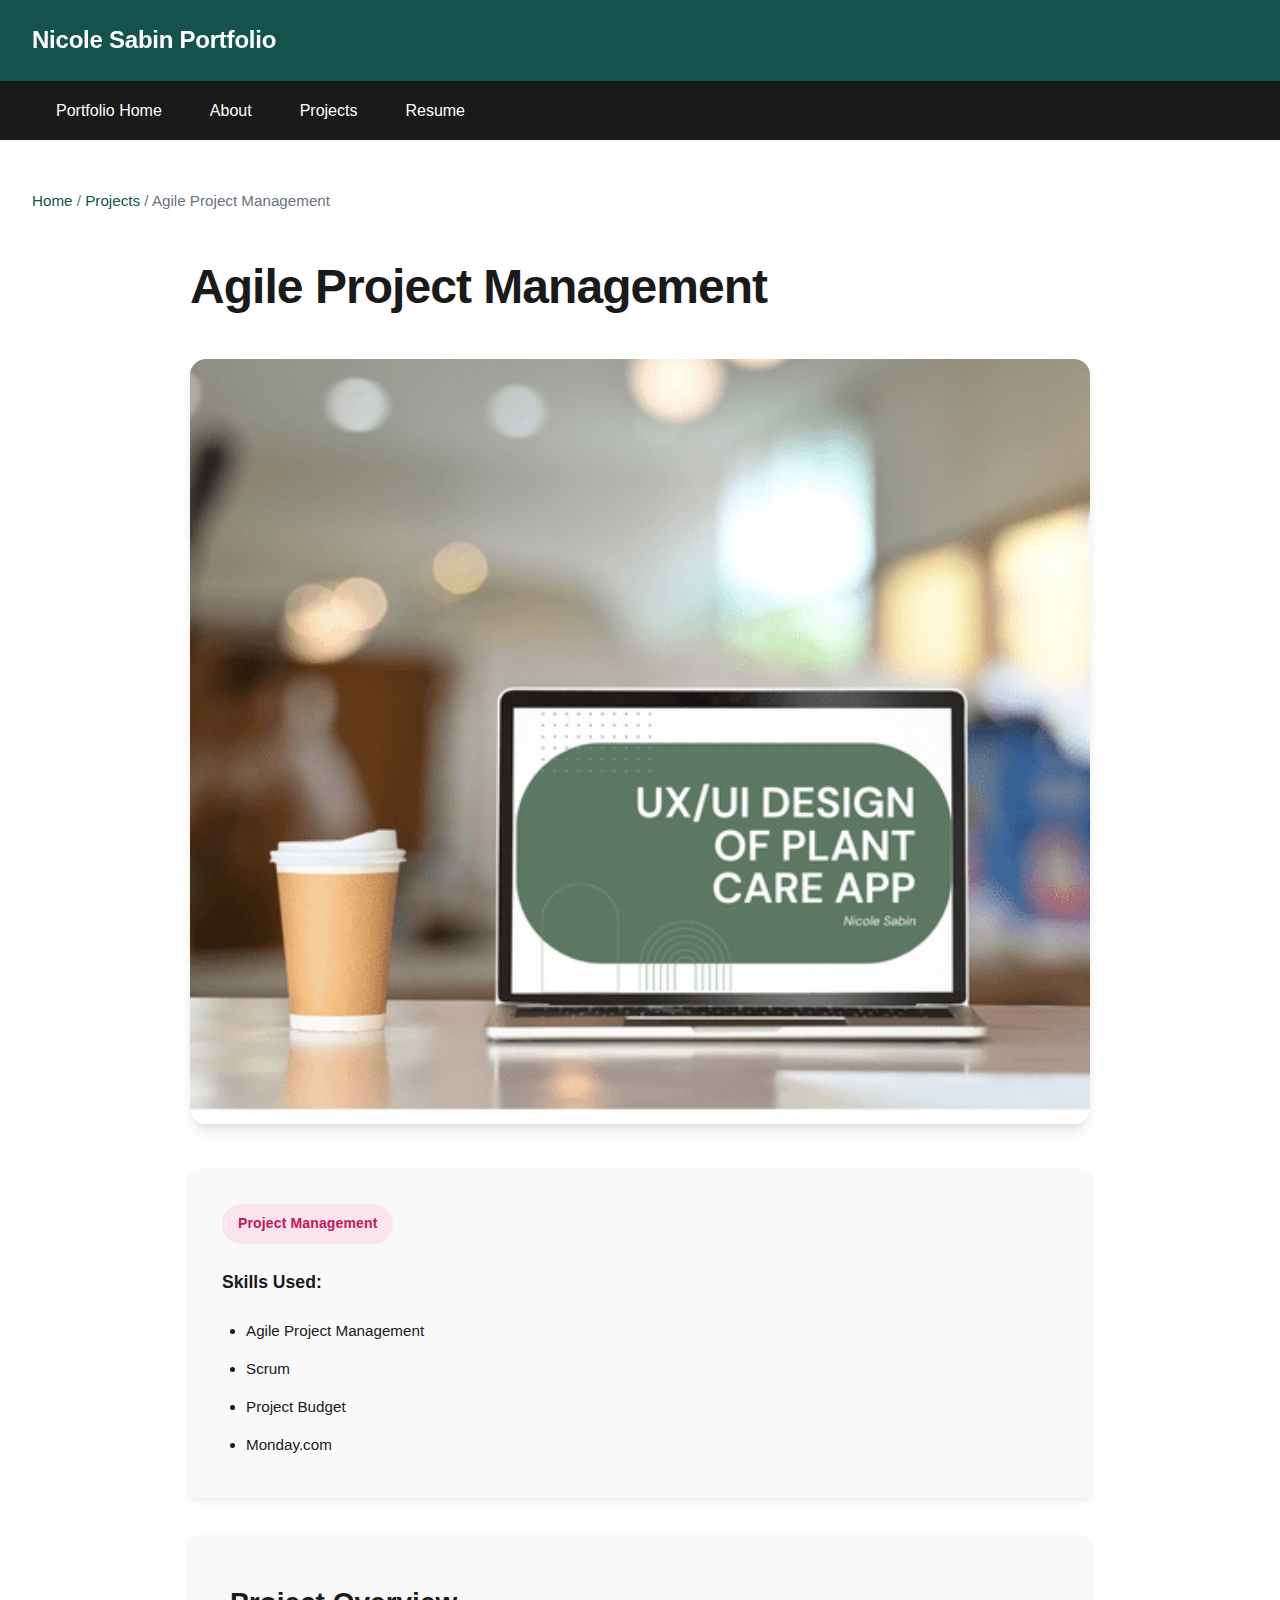
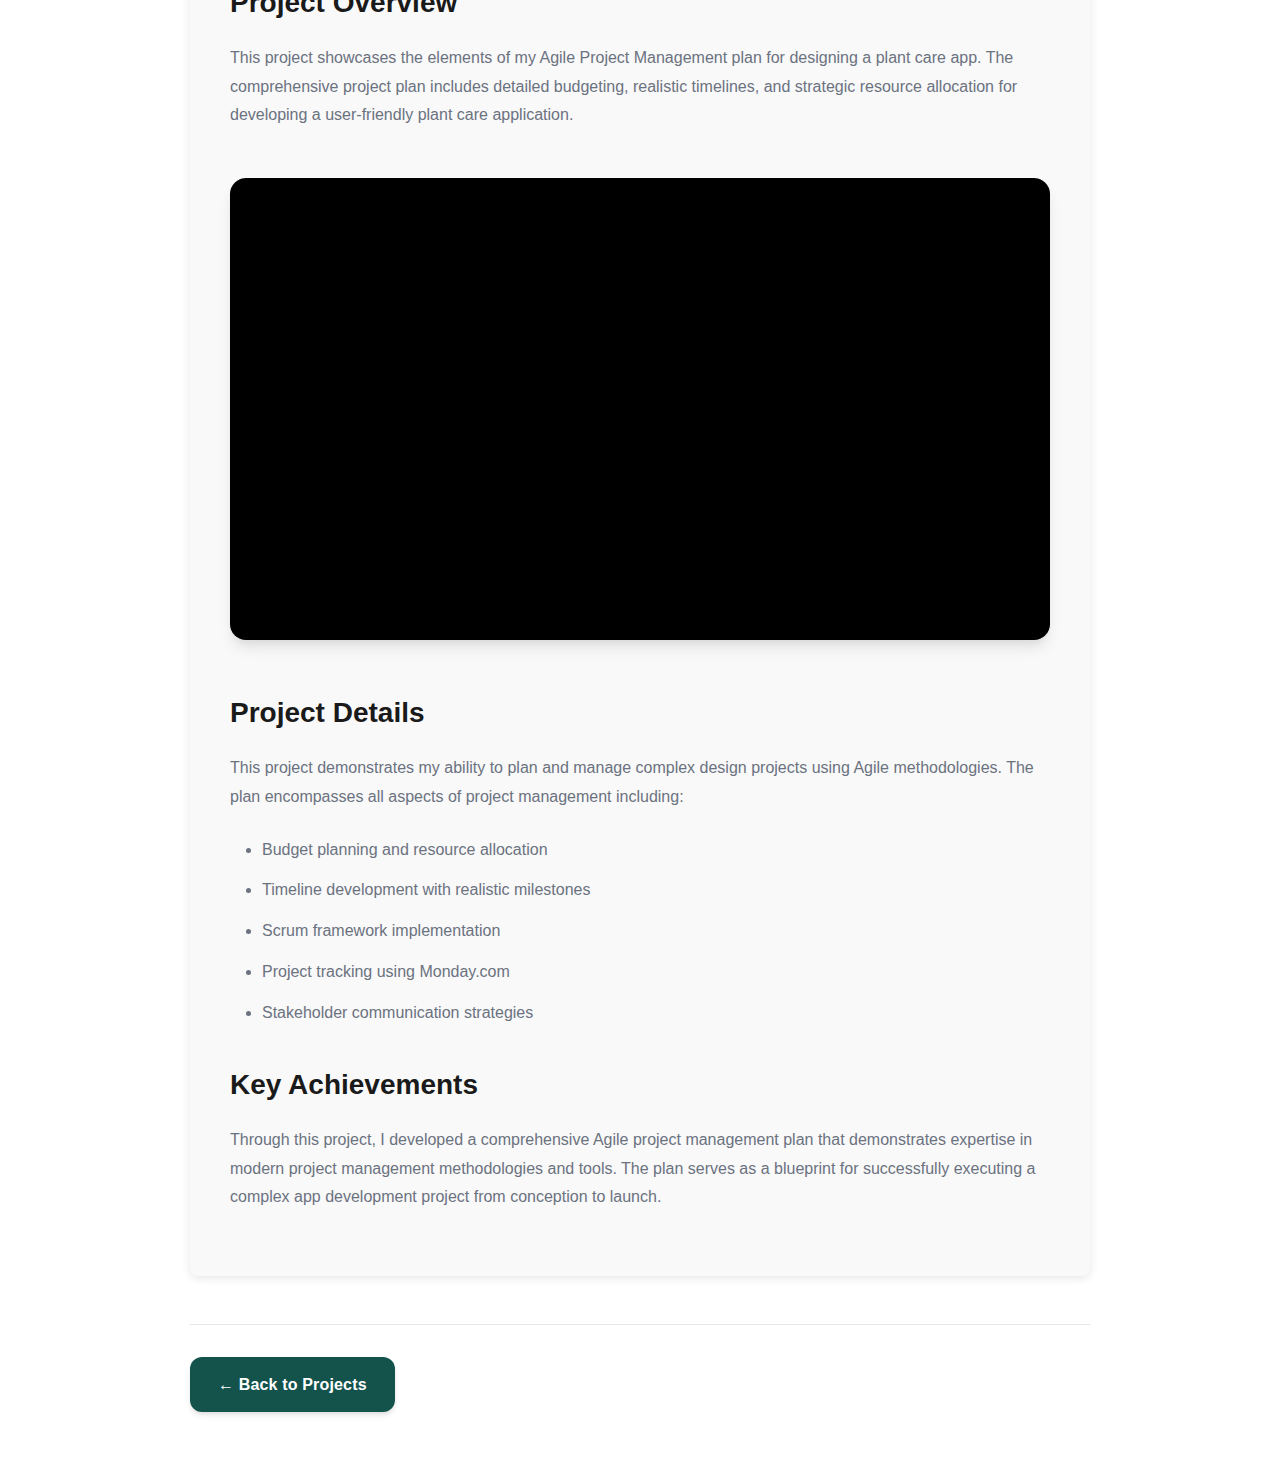
<file: projects/agile-project-management.html>
<!DOCTYPE html>
<html lang="en">
<head>
    <meta charset="UTF-8">
    <meta name="viewport" content="width=device-width, initial-scale=1.0">
    <meta name="description" content="Agile Project Management - Plant Care App Project by Nicole Sabin">
    <title>Agile Project Management - Nicole Sabin Portfolio</title>
    <link rel="icon" type="image/svg+xml" href="../favicon.svg">
    <link rel="icon" type="image/png" href="../favicon.png">
    <link rel="apple-touch-icon" href="../favicon.png">
    <link rel="stylesheet" href="../css/style.css">
</head>
<body>
    <!-- Skip to Main Content -->
    <a href="#main-content" class="skip-link">Skip to Main Content</a>

    <!-- Header -->
    <header class="site-header">
        <div class="container">
            <div class="header-content">
                <h1 class="site-title">Nicole Sabin Portfolio</h1>
                <button class="menu-toggle" aria-label="Toggle menu" aria-expanded="false">
                    <span class="menu-icon">Menu</span>
                </button>
            </div>
        </div>
    </header>

    <!-- Navigation -->
    <nav class="main-nav" id="main-nav">
        <div class="container">
            <ul class="nav-menu">
                <li><a href="../index.html">Portfolio Home</a></li>
                <li><a href="../about.html">About</a></li>
                <li><a href="../projects.html">Projects</a></li>
                <li><a href="../resume.html">Resume</a></li>
            </ul>
        </div>
    </nav>

    <!-- Off Canvas Menu -->
    <div class="off-canvas-menu" id="off-canvas-menu">
        <div class="off-canvas-header">
            <h2>Nicole Sabin Portfolio</h2>
            <button class="close-menu" aria-label="Close menu">&times;</button>
        </div>
        <ul class="off-canvas-nav">
            <li><a href="../index.html">Portfolio Home</a></li>
            <li><a href="../about.html">About</a></li>
            <li><a href="../projects.html">Projects</a></li>
            <li><a href="../resume.html">Resume</a></li>
        </ul>
    </div>

    <!-- Main Content -->
    <main id="main-content" class="main-content">
        <div class="container">
            <nav class="breadcrumb">
                <a href="../index.html">Home</a> / <a href="../projects.html">Projects</a> / Agile Project Management
            </nav>

            <section class="project-page">
                <h1 class="project-page-title">Agile Project Management</h1>
                
                <div class="project-hero-image">
                    <img src="../images/portfolio-mockups.png" alt="Agile Project Management - Plant Care App Project" class="project-main-image">
                </div>
                
                <div class="project-meta">
                    <div class="project-category">
                        <a href="../projects.html?filter=project-management" class="category-tag category-project-management">Project Management</a>
                    </div>
                    <div class="project-skills">
                        <h3>Skills Used:</h3>
                        <ul class="skills-tags">
                            <li>Agile Project Management</li>
                            <li>Scrum</li>
                            <li>Project Budget</li>
                            <li>Monday.com</li>
                        </ul>
                    </div>
                </div>

                <div class="project-content">
                    <h2>Project Overview</h2>
                    <p>
                        This project showcases the elements of my Agile Project Management plan for designing a plant care app. 
                        The comprehensive project plan includes detailed budgeting, realistic timelines, and strategic resource 
                        allocation for developing a user-friendly plant care application.
                    </p>
                    
                    <!-- YouTube Video Embed -->
                    <div class="video-embed-wrapper">
                        <div class="video-container">
                            <iframe 
                                src="https://www.youtube.com/embed/jz6HAwjyejM" 
                                title="Agile Project Management - Plant Care App" 
                                frameborder="0" 
                                allow="accelerometer; autoplay; clipboard-write; encrypted-media; gyroscope; picture-in-picture; web-share" 
                                allowfullscreen
                                class="youtube-embed">
                            </iframe>
                        </div>
                    </div>
                    
                    <h2>Project Details</h2>
                    <p>
                        This project demonstrates my ability to plan and manage complex design projects using Agile 
                        methodologies. The plan encompasses all aspects of project management including:
                    </p>
                    <ul>
                        <li>Budget planning and resource allocation</li>
                        <li>Timeline development with realistic milestones</li>
                        <li>Scrum framework implementation</li>
                        <li>Project tracking using Monday.com</li>
                        <li>Stakeholder communication strategies</li>
                    </ul>

                    <h2>Key Achievements</h2>
                    <p>
                        Through this project, I developed a comprehensive Agile project management plan that demonstrates 
                        expertise in modern project management methodologies and tools. The plan serves as a blueprint for 
                        successfully executing a complex app development project from conception to launch.
                    </p>
                </div>

                <div class="project-navigation">
                    <a href="../projects.html" class="btn-back">← Back to Projects</a>
                </div>
            </section>
        </div>
    </main>

    <script src="../js/main.js"></script>
</body>
</html>
</file>
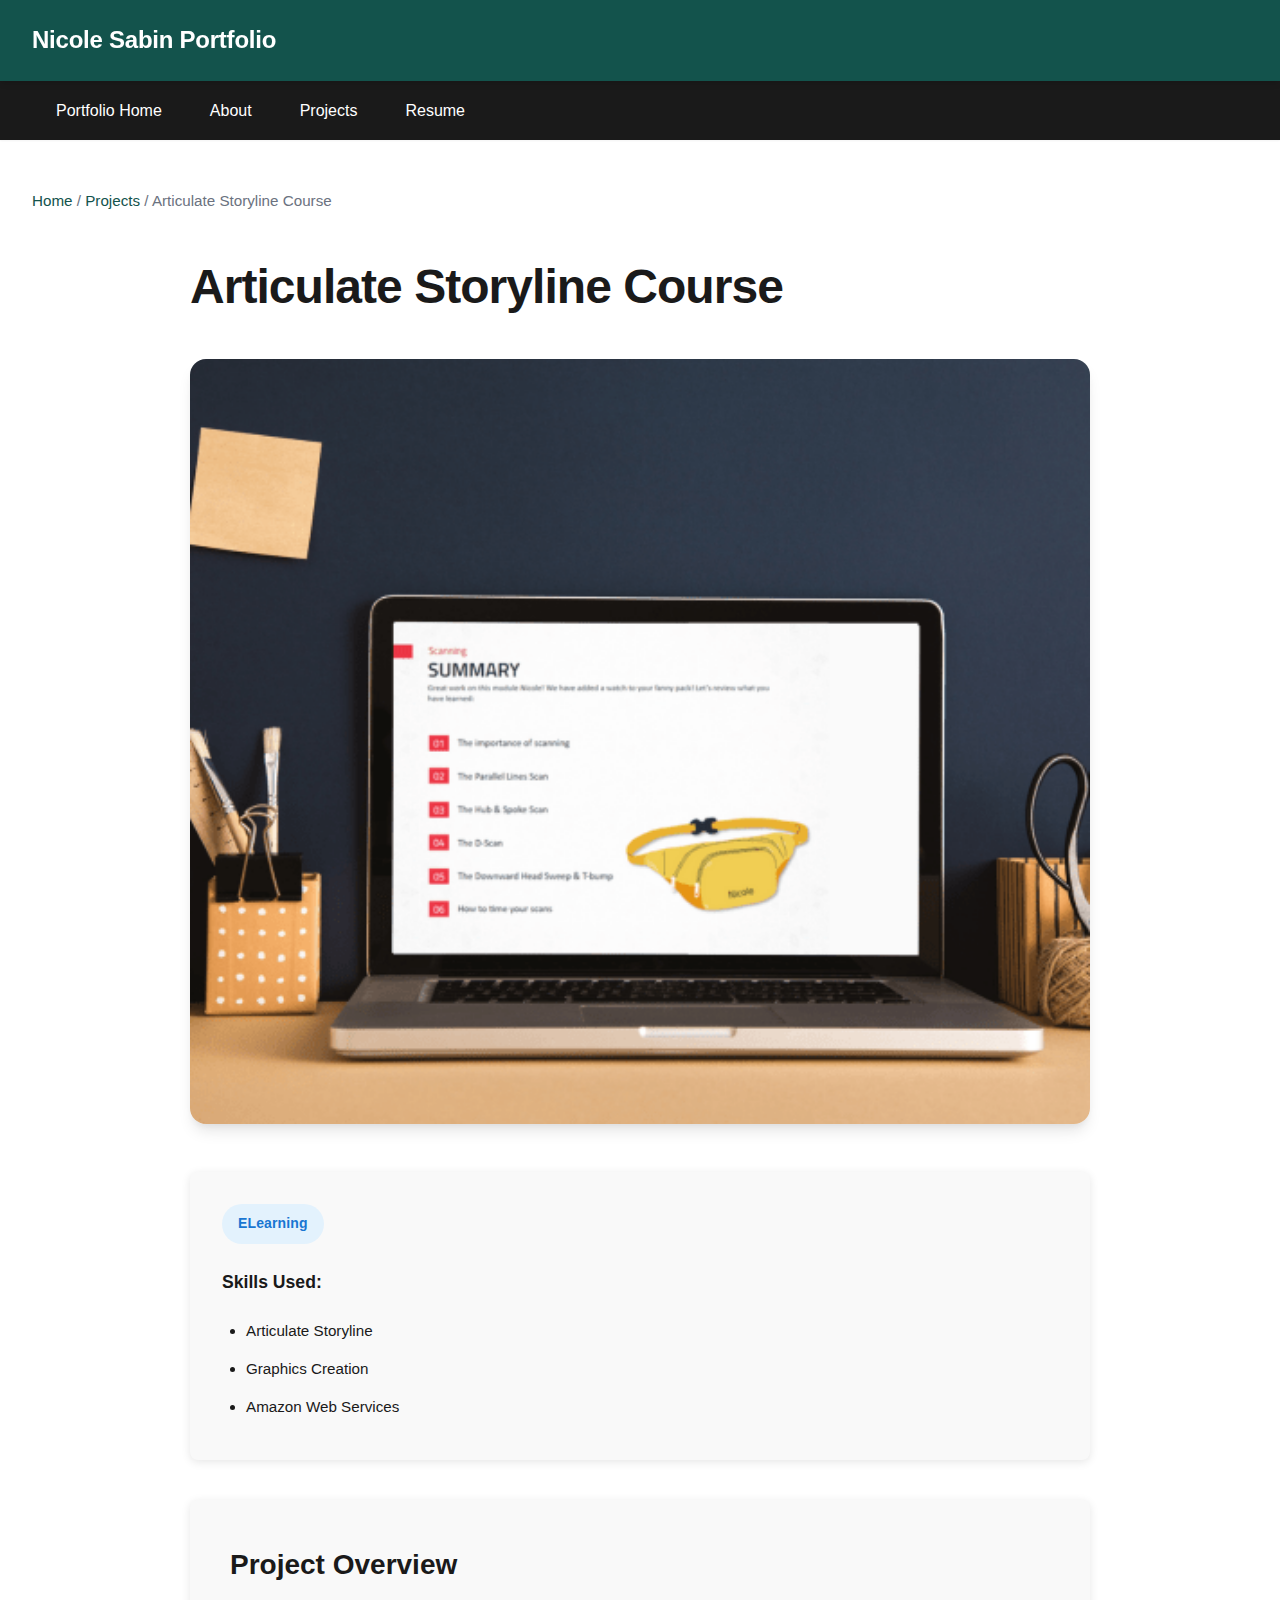
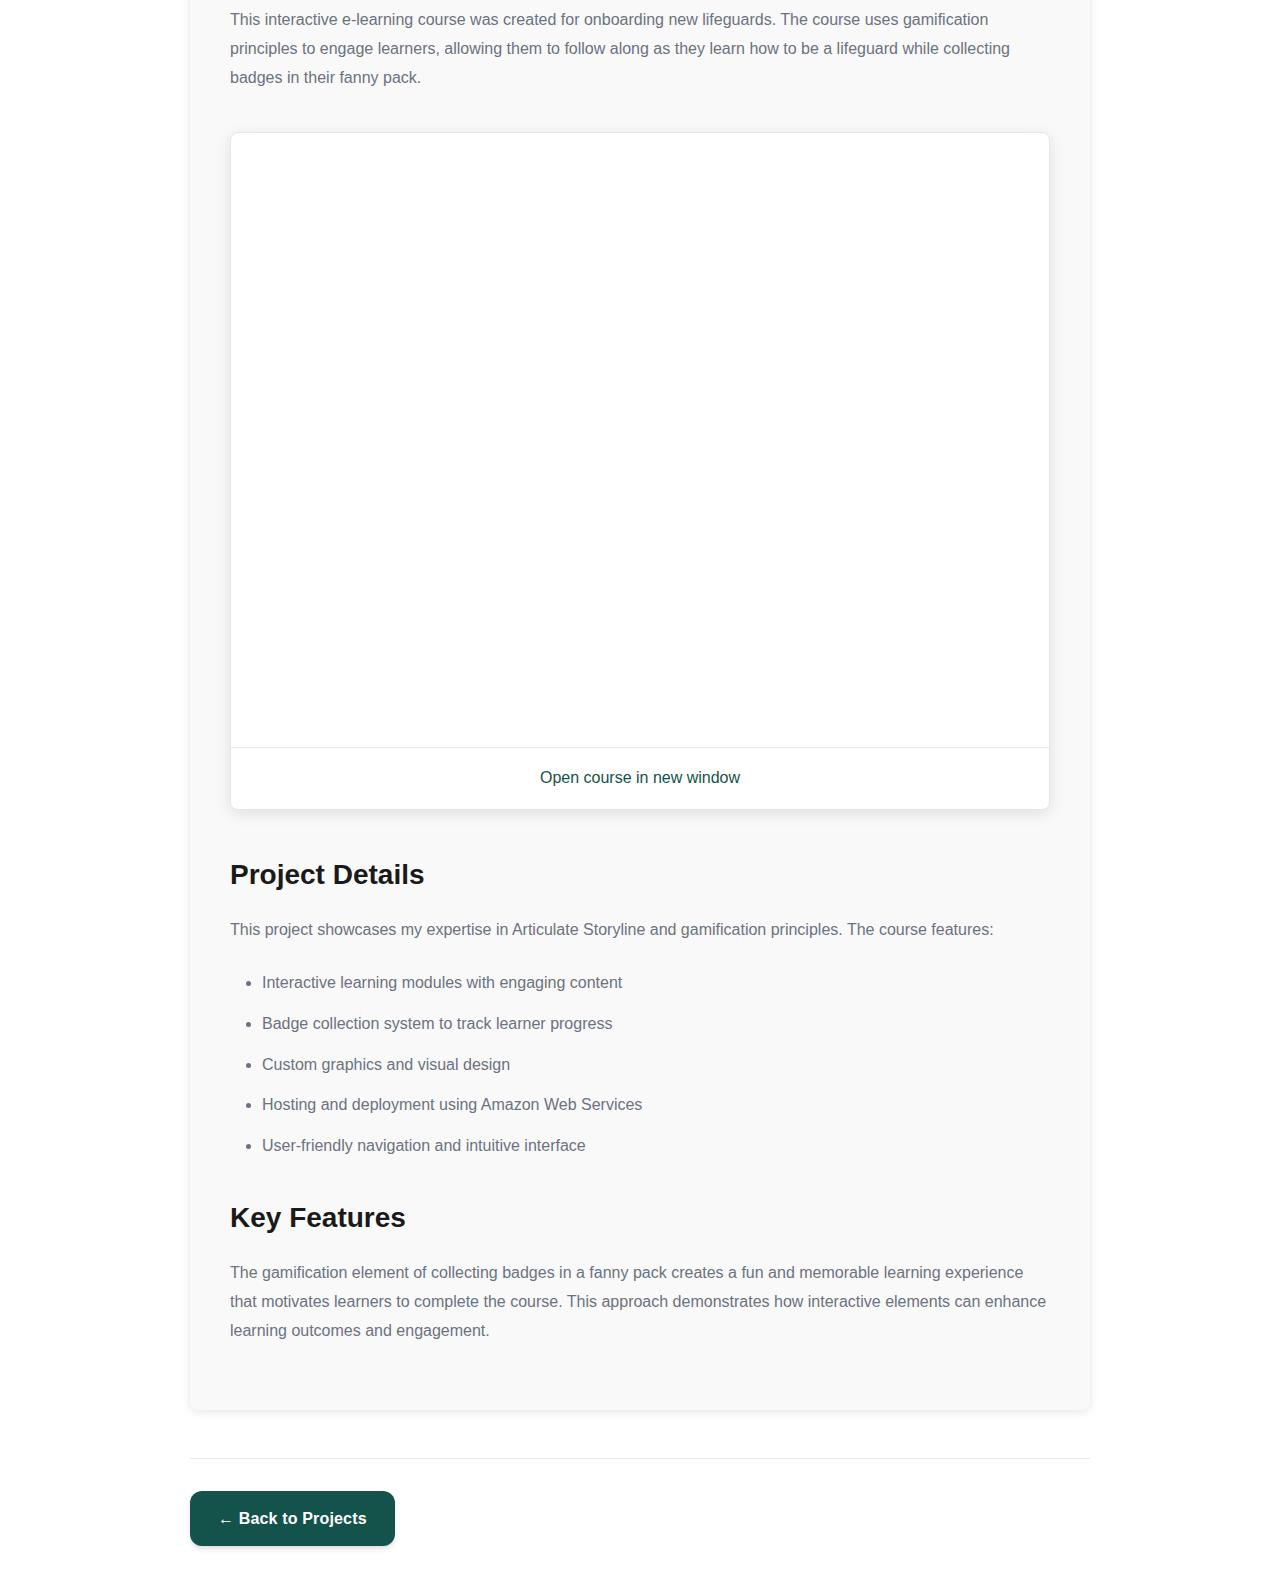
<file: projects/articulate-storyline-course.html>
<!DOCTYPE html>
<html lang="en">
<head>
    <meta charset="UTF-8">
    <meta name="viewport" content="width=device-width, initial-scale=1.0">
    <meta name="description" content="Articulate Storyline Course - New Lifeguard Onboarding by Nicole Sabin">
    <title>Articulate Storyline Course - Nicole Sabin Portfolio</title>
    <link rel="icon" type="image/svg+xml" href="../favicon.svg">
    <link rel="icon" type="image/png" href="../favicon.png">
    <link rel="apple-touch-icon" href="../favicon.png">
    <link rel="stylesheet" href="../css/style.css">
</head>
<body>
    <!-- Skip to Main Content -->
    <a href="#main-content" class="skip-link">Skip to Main Content</a>

    <!-- Header -->
    <header class="site-header">
        <div class="container">
            <div class="header-content">
                <h1 class="site-title">Nicole Sabin Portfolio</h1>
                <button class="menu-toggle" aria-label="Toggle menu" aria-expanded="false">
                    <span class="menu-icon">Menu</span>
                </button>
            </div>
        </div>
    </header>

    <!-- Navigation -->
    <nav class="main-nav" id="main-nav">
        <div class="container">
            <ul class="nav-menu">
                <li><a href="../index.html">Portfolio Home</a></li>
                <li><a href="../about.html">About</a></li>
                <li><a href="../projects.html">Projects</a></li>
                <li><a href="../resume.html">Resume</a></li>
            </ul>
        </div>
    </nav>

    <!-- Off Canvas Menu -->
    <div class="off-canvas-menu" id="off-canvas-menu">
        <div class="off-canvas-header">
            <h2>Nicole Sabin Portfolio</h2>
            <button class="close-menu" aria-label="Close menu">&times;</button>
        </div>
        <ul class="off-canvas-nav">
            <li><a href="../index.html">Portfolio Home</a></li>
            <li><a href="../about.html">About</a></li>
            <li><a href="../projects.html">Projects</a></li>
            <li><a href="../resume.html">Resume</a></li>
        </ul>
    </div>

    <!-- Main Content -->
    <main id="main-content" class="main-content">
        <div class="container">
            <nav class="breadcrumb">
                <a href="../index.html">Home</a> / <a href="../projects.html">Projects</a> / Articulate Storyline Course
            </nav>

            <section class="project-page">
                <h1 class="project-page-title">Articulate Storyline Course</h1>
                
                <div class="project-hero-image">
                    <img src="../images/portfolio-mockups-1.png" alt="Articulate Storyline Course - Lifeguard Training" class="project-main-image">
                </div>
                
                <div class="project-meta">
                    <div class="project-category">
                        <a href="../projects.html?filter=elearning" class="category-tag category-elearning">eLearning</a>
                    </div>
                    <div class="project-skills">
                        <h3>Skills Used:</h3>
                        <ul class="skills-tags">
                            <li>Articulate Storyline</li>
                            <li>Graphics Creation</li>
                            <li>Amazon Web Services</li>
                        </ul>
                    </div>
                </div>

                <div class="project-content">
                    <h2>Project Overview</h2>
                    <p>
                        This interactive e-learning course was created for onboarding new lifeguards. The course uses gamification 
                        principles to engage learners, allowing them to follow along as they learn how to be a lifeguard while 
                        collecting badges in their fanny pack.
                    </p>
                    
                    <!-- Articulate Storyline Course Embed -->
                    <div class="storyline-embed-wrapper">
                        <div class="storyline-container">
                            <iframe 
                                src="https://articulatestoryline-nicolesabin.s3.us-west-1.amazonaws.com/Nicole+Sabin+Storyline+Project+-+Storyline+output/story.html" 
                                title="Articulate Storyline Course - New Lifeguard Onboarding" 
                                frameborder="0" 
                                allowfullscreen
                                class="storyline-embed">
                            </iframe>
                        </div>
                        <p class="embed-fallback">
                            <a href="https://articulatestoryline-nicolesabin.s3.us-west-1.amazonaws.com/Nicole+Sabin+Storyline+Project+-+Storyline+output/story.html" target="_blank" rel="noopener noreferrer">
                                Open course in new window
                            </a>
                        </p>
                    </div>
                    
                    <h2>Project Details</h2>
                    <p>
                        This project showcases my expertise in Articulate Storyline and gamification principles. The course 
                        features:
                    </p>
                    <ul>
                        <li>Interactive learning modules with engaging content</li>
                        <li>Badge collection system to track learner progress</li>
                        <li>Custom graphics and visual design</li>
                        <li>Hosting and deployment using Amazon Web Services</li>
                        <li>User-friendly navigation and intuitive interface</li>
                    </ul>

                    <h2>Key Features</h2>
                    <p>
                        The gamification element of collecting badges in a fanny pack creates a fun and memorable learning 
                        experience that motivates learners to complete the course. This approach demonstrates how interactive 
                        elements can enhance learning outcomes and engagement.
                    </p>
                </div>

                <div class="project-navigation">
                    <a href="../projects.html" class="btn-back">← Back to Projects</a>
                </div>
            </section>
        </div>
    </main>

    <script src="../js/main.js"></script>
</body>
</html>
</file>
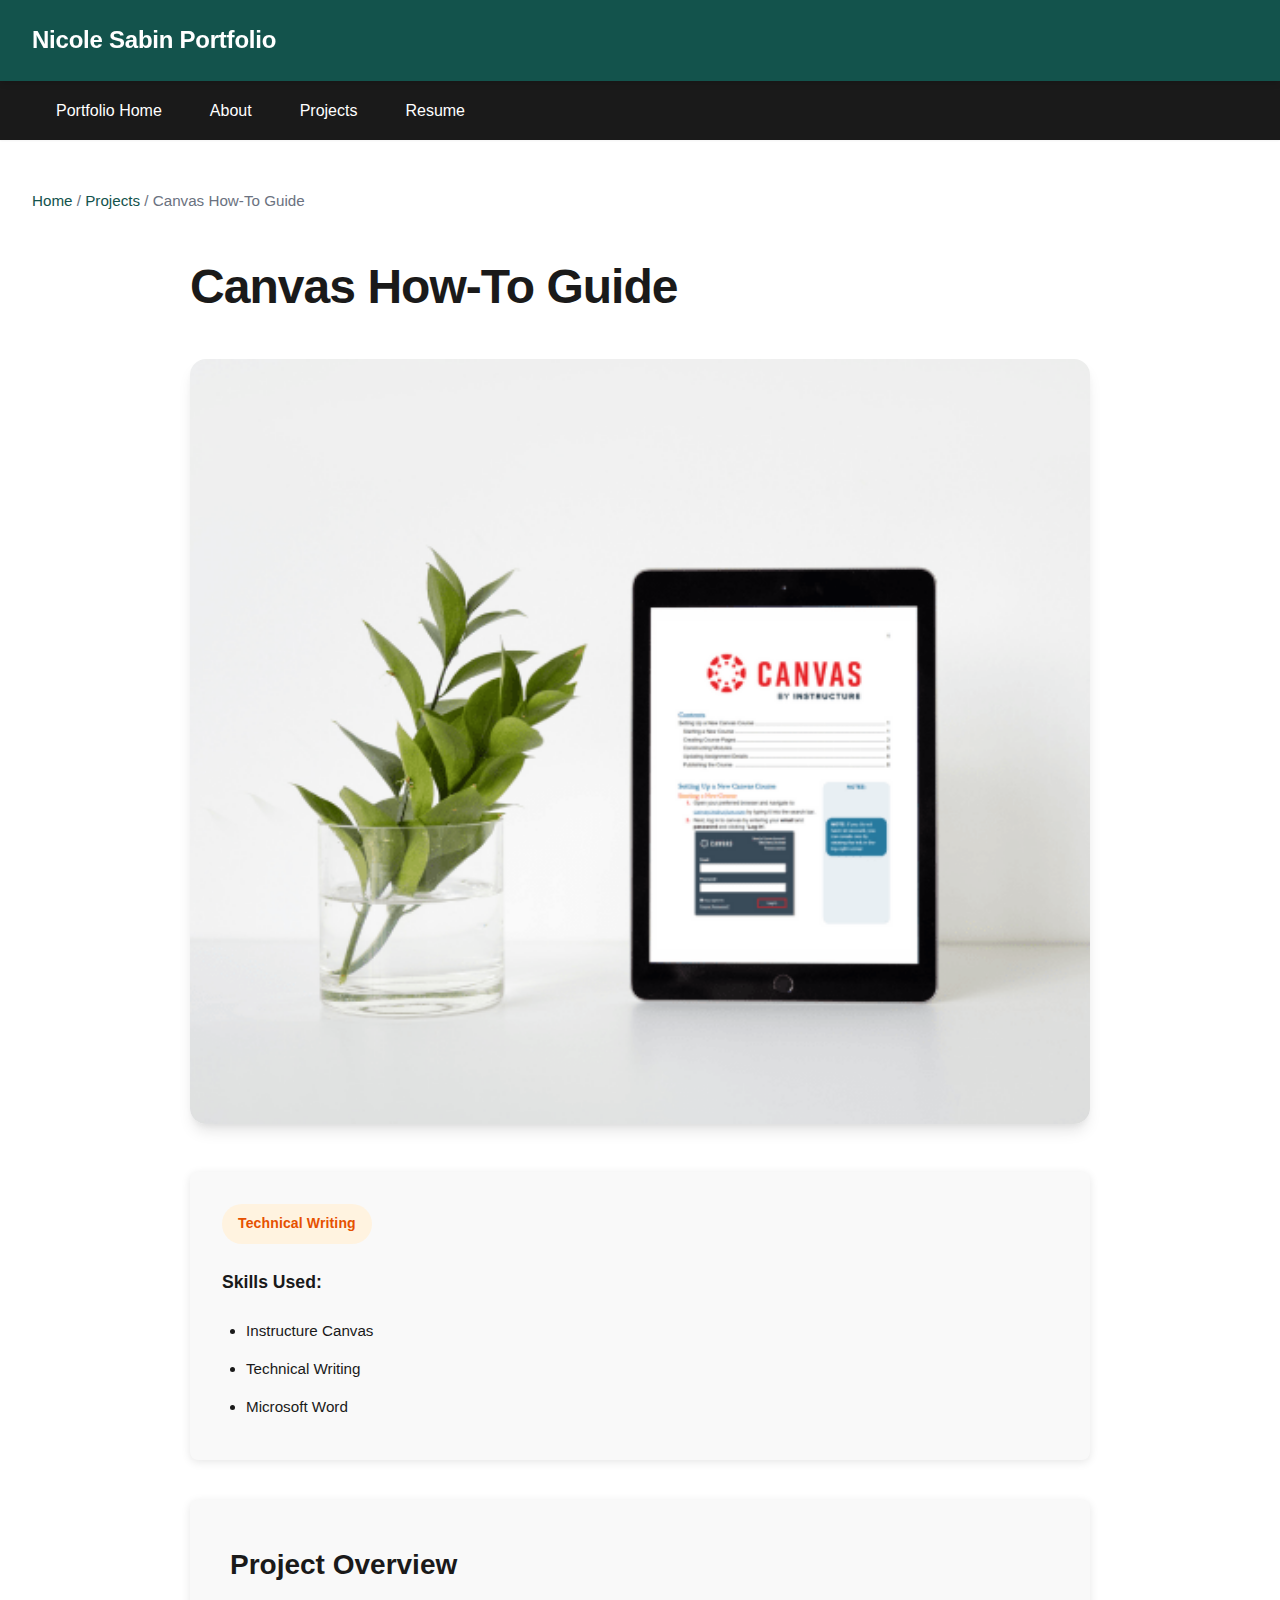
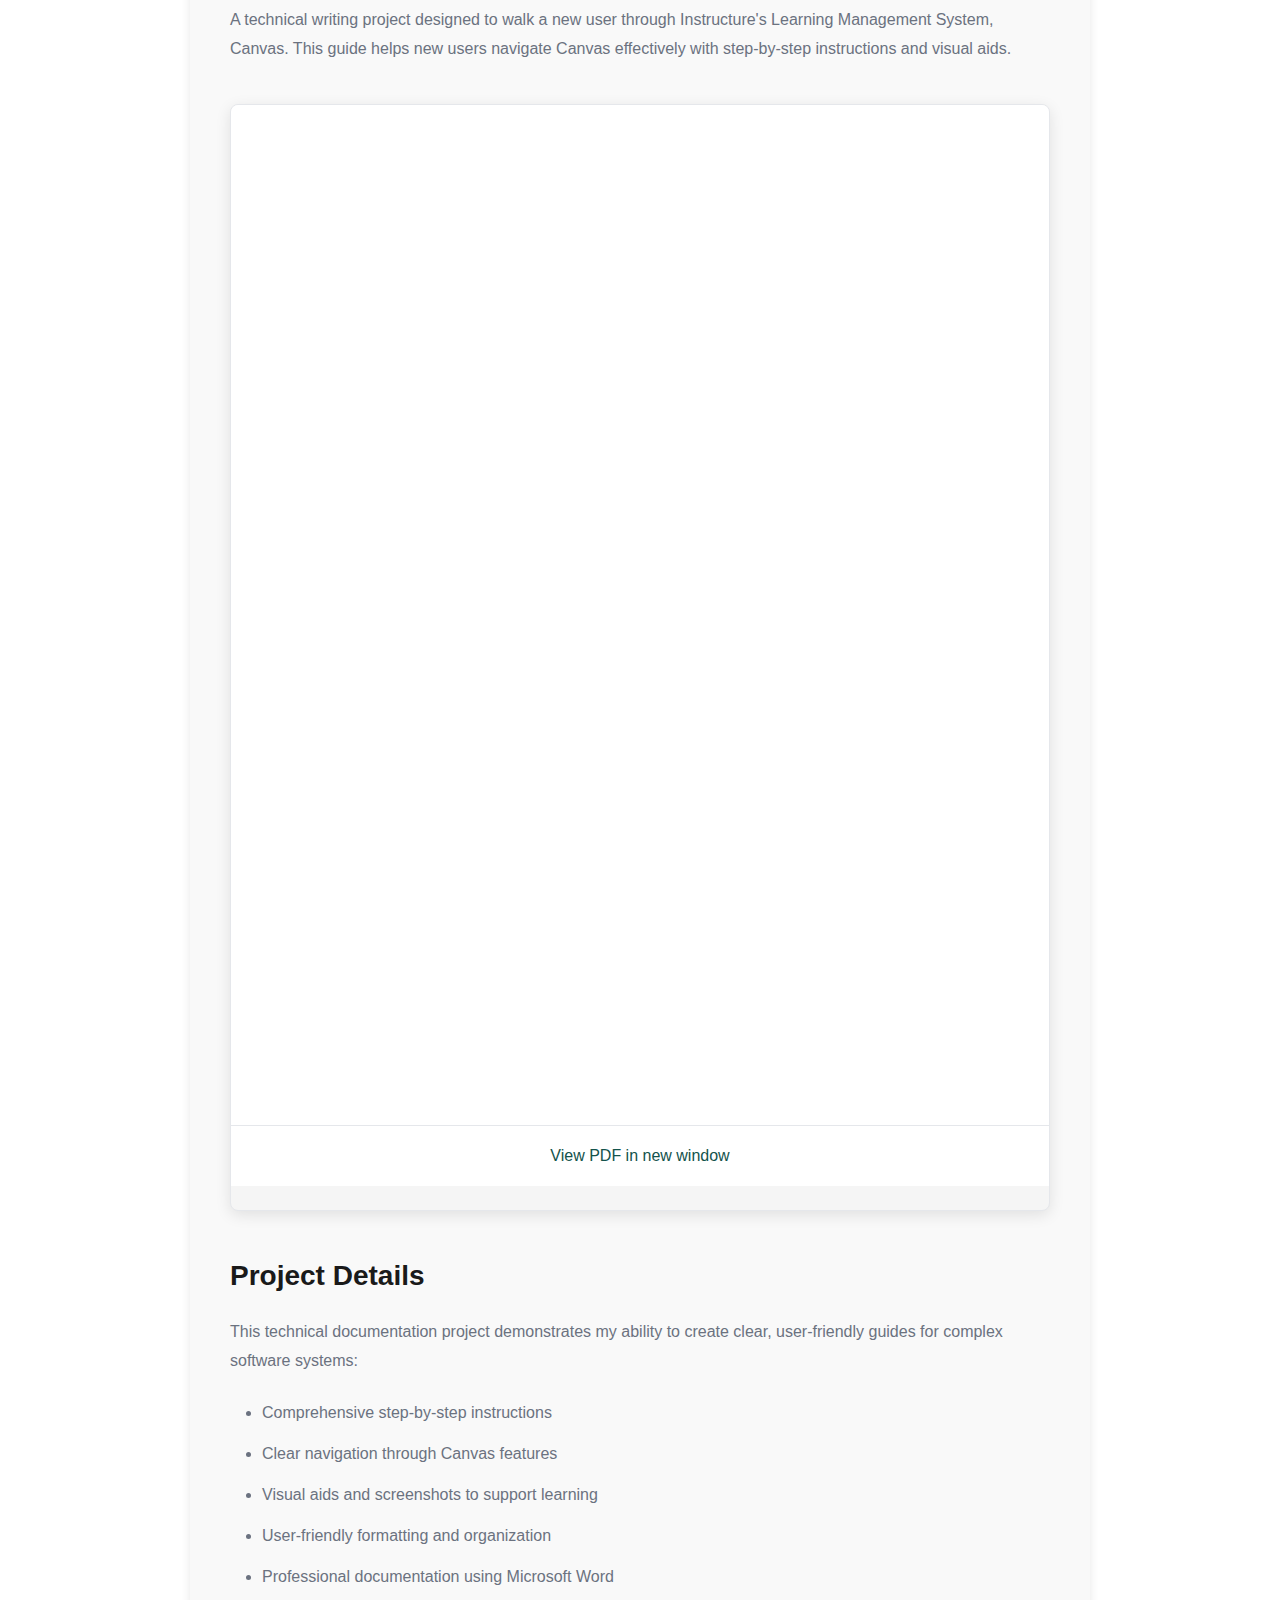
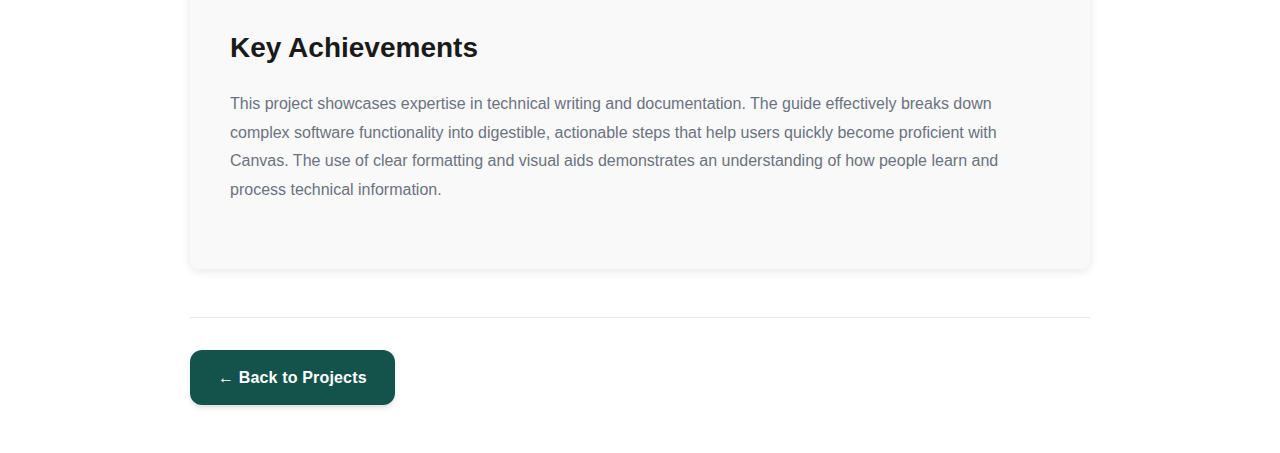
<file: projects/canvas-guide.html>
<!DOCTYPE html>
<html lang="en">
<head>
    <meta charset="UTF-8">
    <meta name="viewport" content="width=device-width, initial-scale=1.0">
    <meta name="description" content="Canvas How-To Guide - Technical Writing Project by Nicole Sabin">
    <title>Canvas How-To Guide - Nicole Sabin Portfolio</title>
    <link rel="icon" type="image/svg+xml" href="../favicon.svg">
    <link rel="icon" type="image/png" href="../favicon.png">
    <link rel="apple-touch-icon" href="../favicon.png">
    <link rel="stylesheet" href="../css/style.css">
</head>
<body>
    <!-- Skip to Main Content -->
    <a href="#main-content" class="skip-link">Skip to Main Content</a>

    <!-- Header -->
    <header class="site-header">
        <div class="container">
            <div class="header-content">
                <h1 class="site-title">Nicole Sabin Portfolio</h1>
                <button class="menu-toggle" aria-label="Toggle menu" aria-expanded="false">
                    <span class="menu-icon">Menu</span>
                </button>
            </div>
        </div>
    </header>

    <!-- Navigation -->
    <nav class="main-nav" id="main-nav">
        <div class="container">
            <ul class="nav-menu">
                <li><a href="../index.html">Portfolio Home</a></li>
                <li><a href="../about.html">About</a></li>
                <li><a href="../projects.html">Projects</a></li>
                <li><a href="../resume.html">Resume</a></li>
            </ul>
        </div>
    </nav>

    <!-- Off Canvas Menu -->
    <div class="off-canvas-menu" id="off-canvas-menu">
        <div class="off-canvas-header">
            <h2>Nicole Sabin Portfolio</h2>
            <button class="close-menu" aria-label="Close menu">&times;</button>
        </div>
        <ul class="off-canvas-nav">
            <li><a href="../index.html">Portfolio Home</a></li>
            <li><a href="../about.html">About</a></li>
            <li><a href="../projects.html">Projects</a></li>
            <li><a href="../resume.html">Resume</a></li>
        </ul>
    </div>

    <!-- Main Content -->
    <main id="main-content" class="main-content">
        <div class="container">
            <nav class="breadcrumb">
                <a href="../index.html">Home</a> / <a href="../projects.html">Projects</a> / Canvas How-To Guide
            </nav>

            <section class="project-page">
                <h1 class="project-page-title">Canvas How-To Guide</h1>
                
                <div class="project-hero-image">
                    <img src="../images/portfolio-mockups-3.png" alt="Canvas How-To Guide" class="project-main-image">
                </div>
                
                <div class="project-meta">
                    <div class="project-category">
                        <a href="../projects.html?filter=technical-writing" class="category-tag category-technical-writing">Technical Writing</a>
                    </div>
                    <div class="project-skills">
                        <h3>Skills Used:</h3>
                        <ul class="skills-tags">
                            <li>Instructure Canvas</li>
                            <li>Technical Writing</li>
                            <li>Microsoft Word</li>
                        </ul>
                    </div>
                </div>

                <div class="project-content">
                    <h2>Project Overview</h2>
                    <p>
                        A technical writing project designed to walk a new user through Instructure's Learning Management 
                        System, Canvas. This guide helps new users navigate Canvas effectively with step-by-step instructions 
                        and visual aids.
                    </p>
                    
                    <!-- PDF Document Embed -->
                    <div class="pdf-embed-wrapper">
                        <iframe 
                            src="../docs/Canvas-Course-How-To-Guide.pdf" 
                            title="Canvas Course How-To Guide PDF"
                            frameborder="0"
                            allowfullscreen
                            class="pdf-embed"
                            loading="lazy"
                            style="width: 100%; height: 1020px;"
                            type="application/pdf">
                        </iframe>
                        <p class="pdf-fallback">
                            <a href="../docs/Canvas-Course-How-To-Guide.pdf" target="_blank" rel="noopener noreferrer">
                                View PDF in new window
                            </a>
                        </p>
                    </div>
                    
                    <h2>Project Details</h2>
                    <p>
                        This technical documentation project demonstrates my ability to create clear, user-friendly guides 
                        for complex software systems:
                    </p>
                    <ul>
                        <li>Comprehensive step-by-step instructions</li>
                        <li>Clear navigation through Canvas features</li>
                        <li>Visual aids and screenshots to support learning</li>
                        <li>User-friendly formatting and organization</li>
                        <li>Professional documentation using Microsoft Word</li>
                    </ul>

                    <h2>Key Achievements</h2>
                    <p>
                        This project showcases expertise in technical writing and documentation. The guide effectively breaks 
                        down complex software functionality into digestible, actionable steps that help users quickly become 
                        proficient with Canvas. The use of clear formatting and visual aids demonstrates an understanding of 
                        how people learn and process technical information.
                    </p>
                </div>

                <div class="project-navigation">
                    <a href="../projects.html" class="btn-back">← Back to Projects</a>
                </div>
            </section>
        </div>
    </main>

    <script src="../js/main.js"></script>
</body>
</html>
</file>
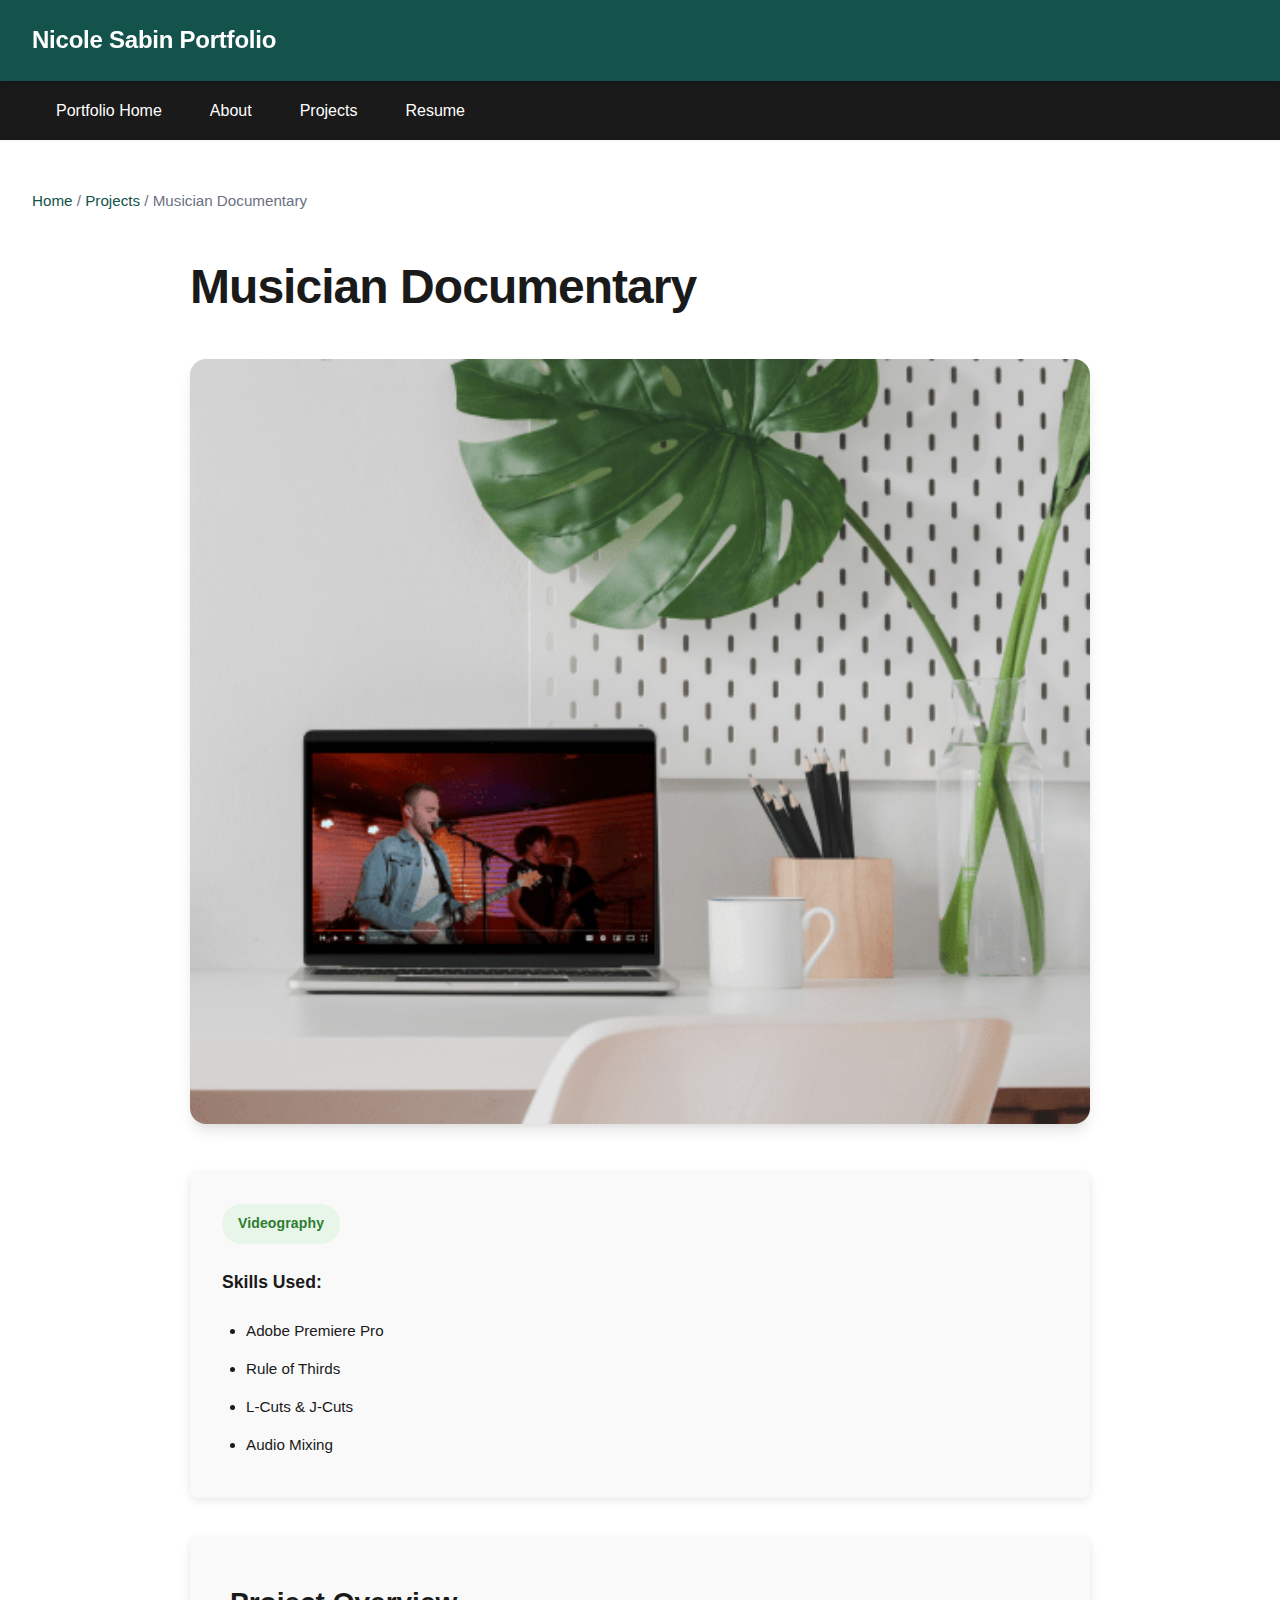
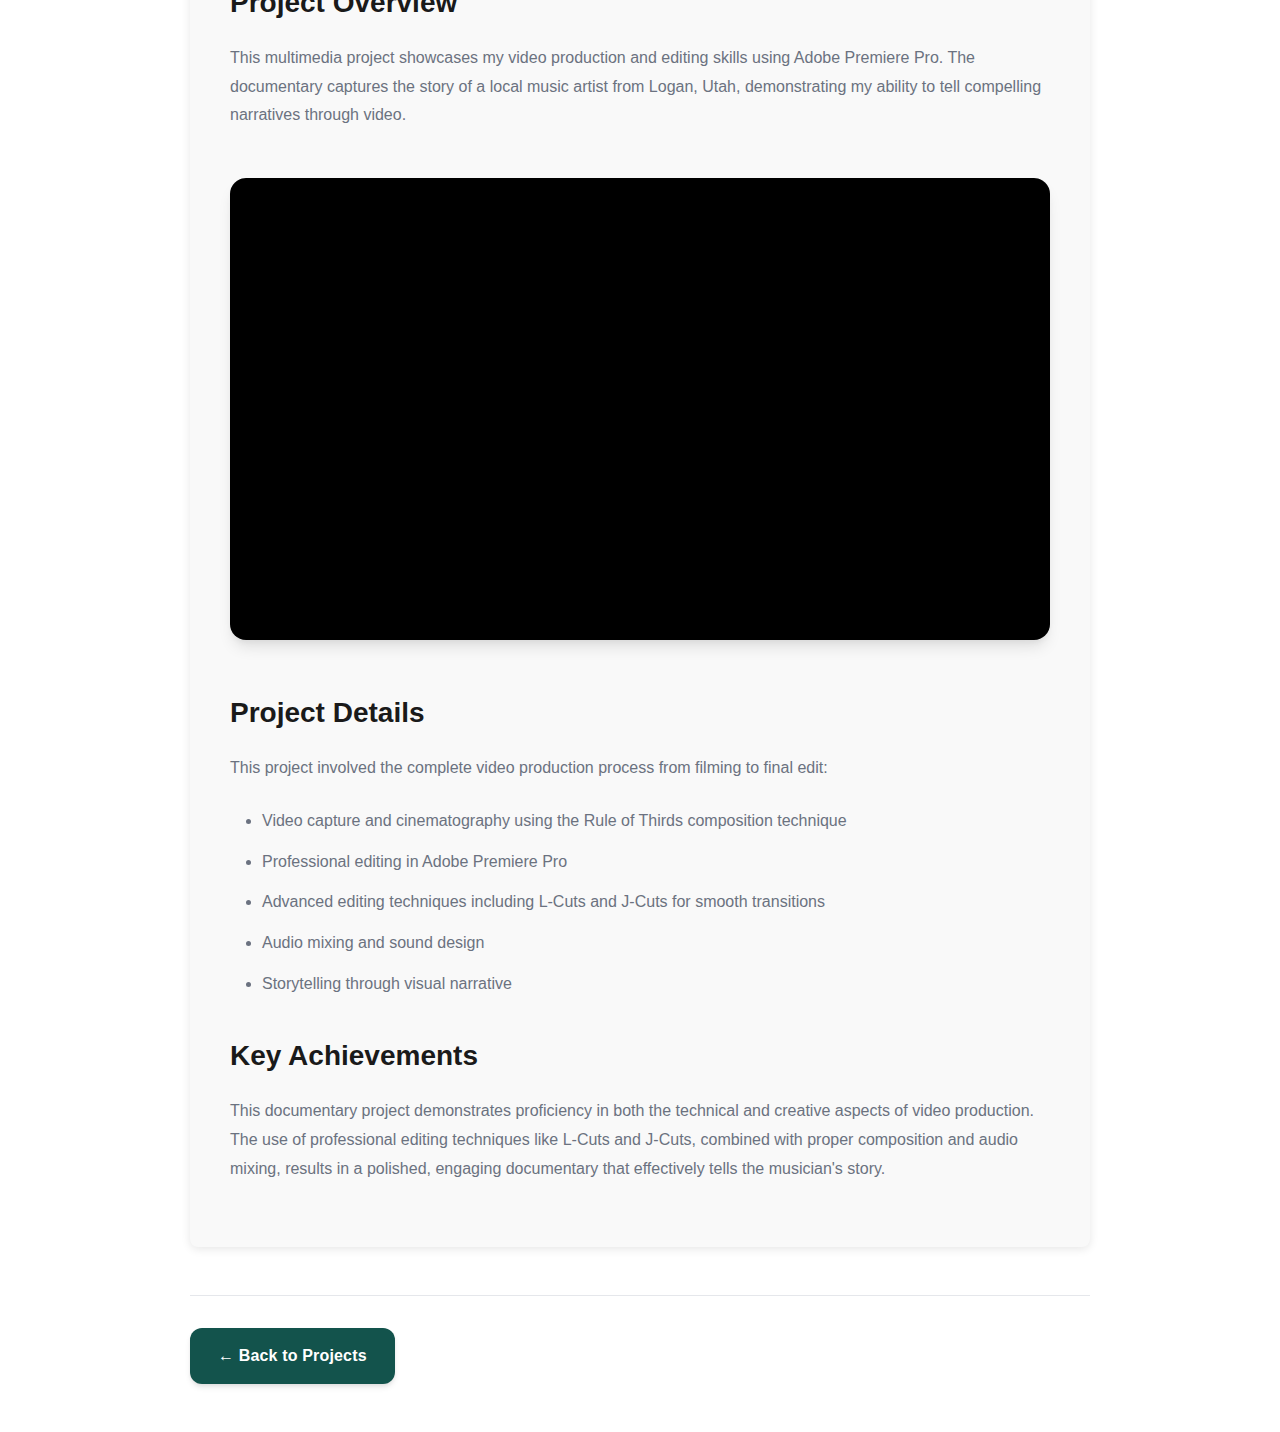
<file: projects/musician-documentary.html>
<!DOCTYPE html>
<html lang="en">
<head>
    <meta charset="UTF-8">
    <meta name="viewport" content="width=device-width, initial-scale=1.0">
    <meta name="description" content="Musician Documentary - Video Production Project by Nicole Sabin">
    <title>Musician Documentary - Nicole Sabin Portfolio</title>
    <link rel="icon" type="image/svg+xml" href="../favicon.svg">
    <link rel="icon" type="image/png" href="../favicon.png">
    <link rel="apple-touch-icon" href="../favicon.png">
    <link rel="stylesheet" href="../css/style.css">
</head>
<body>
    <!-- Skip to Main Content -->
    <a href="#main-content" class="skip-link">Skip to Main Content</a>

    <!-- Header -->
    <header class="site-header">
        <div class="container">
            <div class="header-content">
                <h1 class="site-title">Nicole Sabin Portfolio</h1>
                <button class="menu-toggle" aria-label="Toggle menu" aria-expanded="false">
                    <span class="menu-icon">Menu</span>
                </button>
            </div>
        </div>
    </header>

    <!-- Navigation -->
    <nav class="main-nav" id="main-nav">
        <div class="container">
            <ul class="nav-menu">
                <li><a href="../index.html">Portfolio Home</a></li>
                <li><a href="../about.html">About</a></li>
                <li><a href="../projects.html">Projects</a></li>
                <li><a href="../resume.html">Resume</a></li>
            </ul>
        </div>
    </nav>

    <!-- Off Canvas Menu -->
    <div class="off-canvas-menu" id="off-canvas-menu">
        <div class="off-canvas-header">
            <h2>Nicole Sabin Portfolio</h2>
            <button class="close-menu" aria-label="Close menu">&times;</button>
        </div>
        <ul class="off-canvas-nav">
            <li><a href="../index.html">Portfolio Home</a></li>
            <li><a href="../about.html">About</a></li>
            <li><a href="../projects.html">Projects</a></li>
            <li><a href="../resume.html">Resume</a></li>
        </ul>
    </div>

    <!-- Main Content -->
    <main id="main-content" class="main-content">
        <div class="container">
            <nav class="breadcrumb">
                <a href="../index.html">Home</a> / <a href="../projects.html">Projects</a> / Musician Documentary
            </nav>

            <section class="project-page">
                <h1 class="project-page-title">Musician Documentary</h1>
                
                <div class="project-hero-image">
                    <img src="../images/portfolio-mockups-2.png" alt="Musician Documentary" class="project-main-image">
                </div>
                
                <div class="project-meta">
                    <div class="project-category">
                        <a href="../projects.html?filter=videography" class="category-tag category-videography">Videography</a>
                    </div>
                    <div class="project-skills">
                        <h3>Skills Used:</h3>
                        <ul class="skills-tags">
                            <li>Adobe Premiere Pro</li>
                            <li>Rule of Thirds</li>
                            <li>L-Cuts & J-Cuts</li>
                            <li>Audio Mixing</li>
                        </ul>
                    </div>
                </div>

                <div class="project-content">
                    <h2>Project Overview</h2>
                    <p>
                        This multimedia project showcases my video production and editing skills using Adobe Premiere Pro. 
                        The documentary captures the story of a local music artist from Logan, Utah, demonstrating my ability 
                        to tell compelling narratives through video.
                    </p>
                    
                    <!-- YouTube Video Embed -->
                    <div class="video-embed-wrapper">
                        <div class="video-container">
                            <iframe 
                                src="https://www.youtube.com/embed/YOUR_VIDEO_ID_HERE" 
                                title="Musician Documentary - Local Music Artist from Logan, Utah" 
                                frameborder="0" 
                                allow="accelerometer; autoplay; clipboard-write; encrypted-media; gyroscope; picture-in-picture; web-share" 
                                allowfullscreen
                                class="youtube-embed">
                            </iframe>
                        </div>
                    </div>
                    
                    <h2>Project Details</h2>
                    <p>
                        This project involved the complete video production process from filming to final edit:
                    </p>
                    <ul>
                        <li>Video capture and cinematography using the Rule of Thirds composition technique</li>
                        <li>Professional editing in Adobe Premiere Pro</li>
                        <li>Advanced editing techniques including L-Cuts and J-Cuts for smooth transitions</li>
                        <li>Audio mixing and sound design</li>
                        <li>Storytelling through visual narrative</li>
                    </ul>

                    <h2>Key Achievements</h2>
                    <p>
                        This documentary project demonstrates proficiency in both the technical and creative aspects of video 
                        production. The use of professional editing techniques like L-Cuts and J-Cuts, combined with proper 
                        composition and audio mixing, results in a polished, engaging documentary that effectively tells the 
                        musician's story.
                    </p>
                </div>

                <div class="project-navigation">
                    <a href="../projects.html" class="btn-back">← Back to Projects</a>
                </div>
            </section>
        </div>
    </main>

    <script src="../js/main.js"></script>
</body>
</html>
</file>
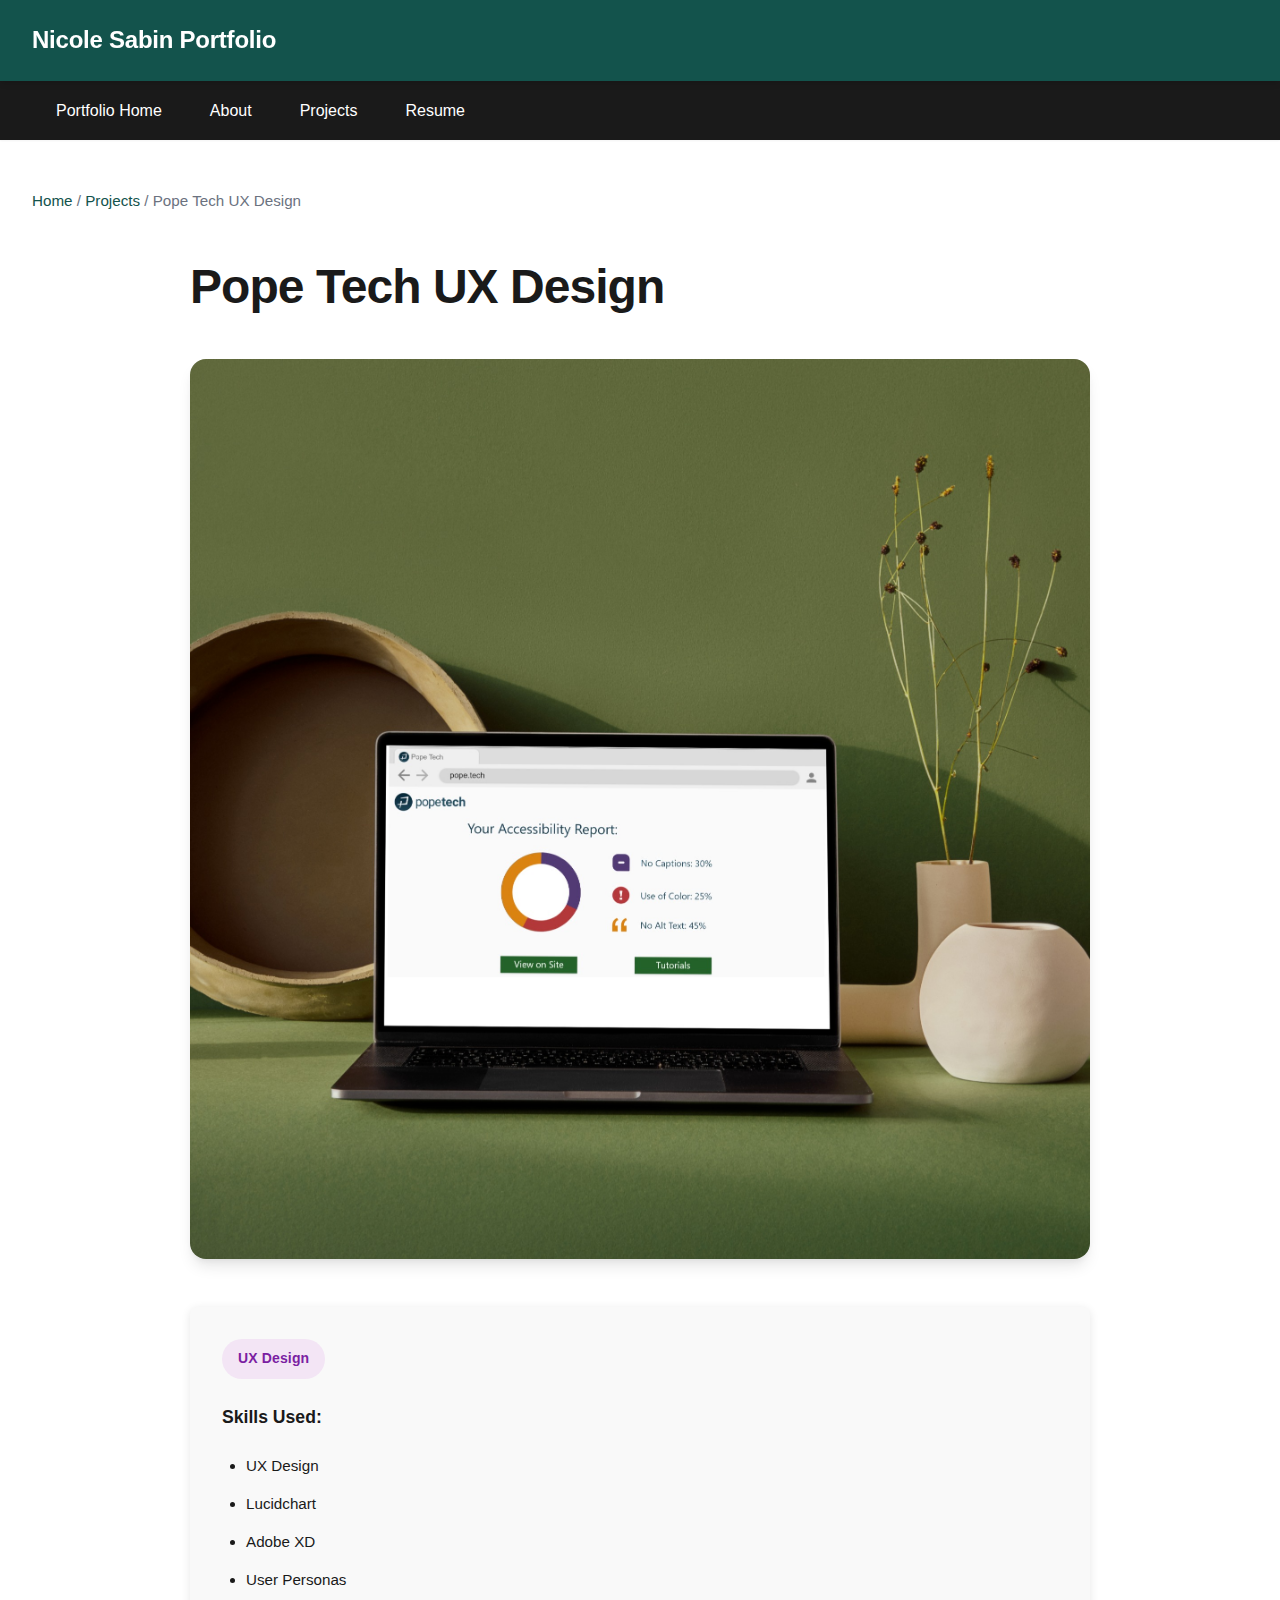
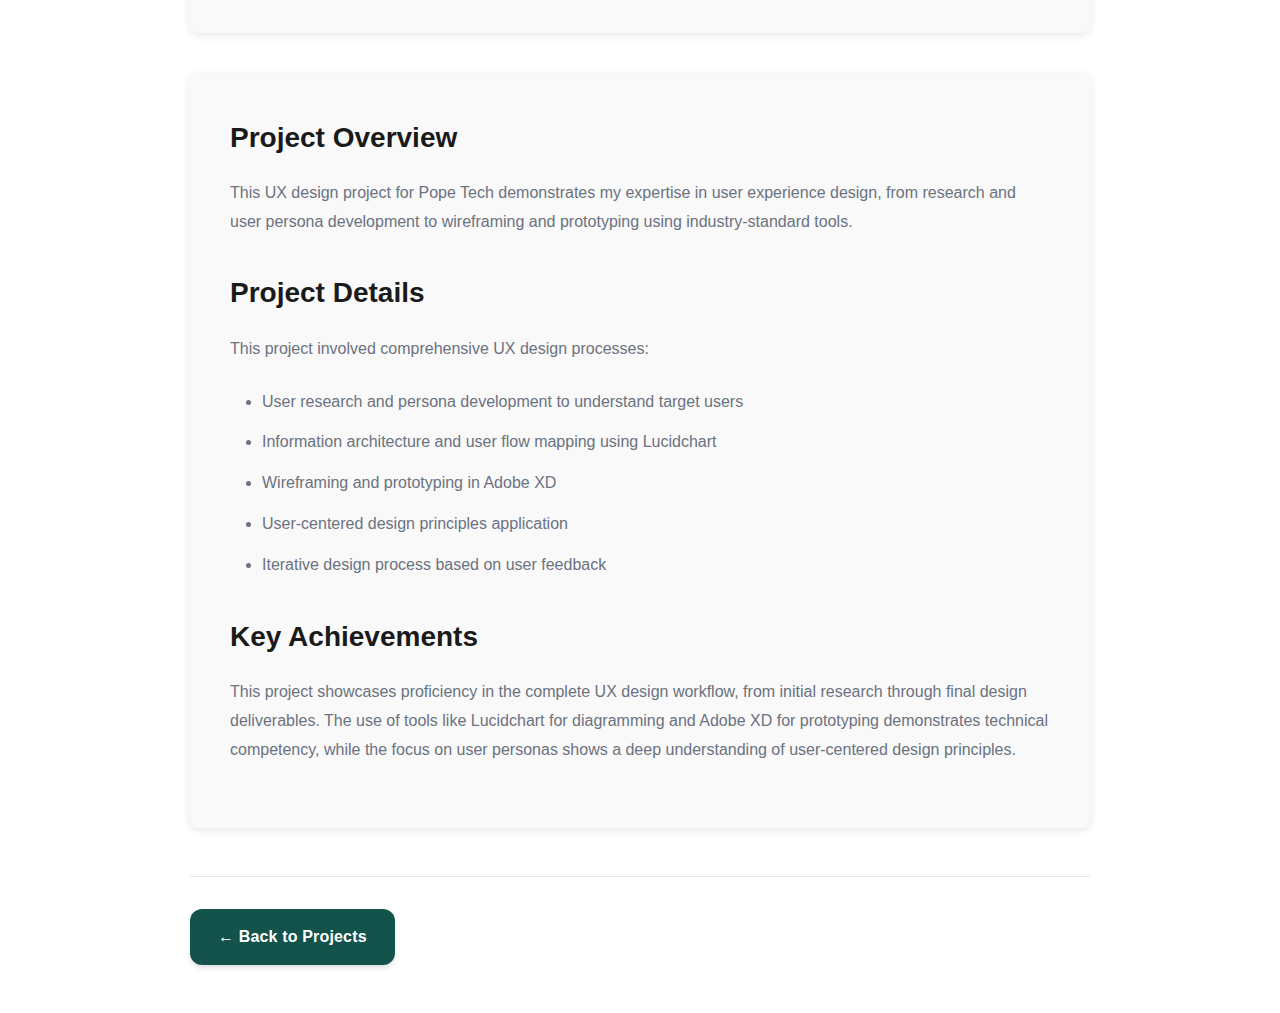
<file: projects/pope-tech-ux-design.html>
<!DOCTYPE html>
<html lang="en">
<head>
    <meta charset="UTF-8">
    <meta name="viewport" content="width=device-width, initial-scale=1.0">
    <meta name="description" content="Pope Tech UX Design Project by Nicole Sabin">
    <title>Pope Tech UX Design - Nicole Sabin Portfolio</title>
    <link rel="icon" type="image/svg+xml" href="../favicon.svg">
    <link rel="icon" type="image/png" href="../favicon.png">
    <link rel="apple-touch-icon" href="../favicon.png">
    <link rel="stylesheet" href="../css/style.css">
</head>
<body>
    <!-- Skip to Main Content -->
    <a href="#main-content" class="skip-link">Skip to Main Content</a>

    <!-- Header -->
    <header class="site-header">
        <div class="container">
            <div class="header-content">
                <h1 class="site-title">Nicole Sabin Portfolio</h1>
                <button class="menu-toggle" aria-label="Toggle menu" aria-expanded="false">
                    <span class="menu-icon">Menu</span>
                </button>
            </div>
        </div>
    </header>

    <!-- Navigation -->
    <nav class="main-nav" id="main-nav">
        <div class="container">
            <ul class="nav-menu">
                <li><a href="../index.html">Portfolio Home</a></li>
                <li><a href="../about.html">About</a></li>
                <li><a href="../projects.html">Projects</a></li>
                <li><a href="../resume.html">Resume</a></li>
            </ul>
        </div>
    </nav>

    <!-- Off Canvas Menu -->
    <div class="off-canvas-menu" id="off-canvas-menu">
        <div class="off-canvas-header">
            <h2>Nicole Sabin Portfolio</h2>
            <button class="close-menu" aria-label="Close menu">&times;</button>
        </div>
        <ul class="off-canvas-nav">
            <li><a href="../index.html">Portfolio Home</a></li>
            <li><a href="../about.html">About</a></li>
            <li><a href="../projects.html">Projects</a></li>
            <li><a href="../resume.html">Resume</a></li>
        </ul>
    </div>

    <!-- Main Content -->
    <main id="main-content" class="main-content">
        <div class="container">
            <nav class="breadcrumb">
                <a href="../index.html">Home</a> / <a href="../projects.html">Projects</a> / Pope Tech UX Design
            </nav>

            <section class="project-page">
                <h1 class="project-page-title">Pope Tech UX Design</h1>
                
                <div class="project-hero-image">
                    <img src="../images/visual-copy.jpg" alt="Pope Tech UX Design Project" class="project-main-image">
                </div>
                
                <div class="project-meta">
                    <div class="project-category">
                        <a href="../projects.html?filter=ux-design" class="category-tag category-ux-design">UX Design</a>
                    </div>
                    <div class="project-skills">
                        <h3>Skills Used:</h3>
                        <ul class="skills-tags">
                            <li>UX Design</li>
                            <li>Lucidchart</li>
                            <li>Adobe XD</li>
                            <li>User Personas</li>
                        </ul>
                    </div>
                </div>

                <div class="project-content">
                    <h2>Project Overview</h2>
                    <p>
                        This UX design project for Pope Tech demonstrates my expertise in user experience design, from research 
                        and user persona development to wireframing and prototyping using industry-standard tools.
                    </p>
                    
                    <h2>Project Details</h2>
                    <p>
                        This project involved comprehensive UX design processes:
                    </p>
                    <ul>
                        <li>User research and persona development to understand target users</li>
                        <li>Information architecture and user flow mapping using Lucidchart</li>
                        <li>Wireframing and prototyping in Adobe XD</li>
                        <li>User-centered design principles application</li>
                        <li>Iterative design process based on user feedback</li>
                    </ul>

                    <h2>Key Achievements</h2>
                    <p>
                        This project showcases proficiency in the complete UX design workflow, from initial research through 
                        final design deliverables. The use of tools like Lucidchart for diagramming and Adobe XD for prototyping 
                        demonstrates technical competency, while the focus on user personas shows a deep understanding of 
                        user-centered design principles.
                    </p>
                </div>

                <div class="project-navigation">
                    <a href="../projects.html" class="btn-back">← Back to Projects</a>
                </div>
            </section>
        </div>
    </main>

    <script src="../js/main.js"></script>
</body>
</html>
</file>
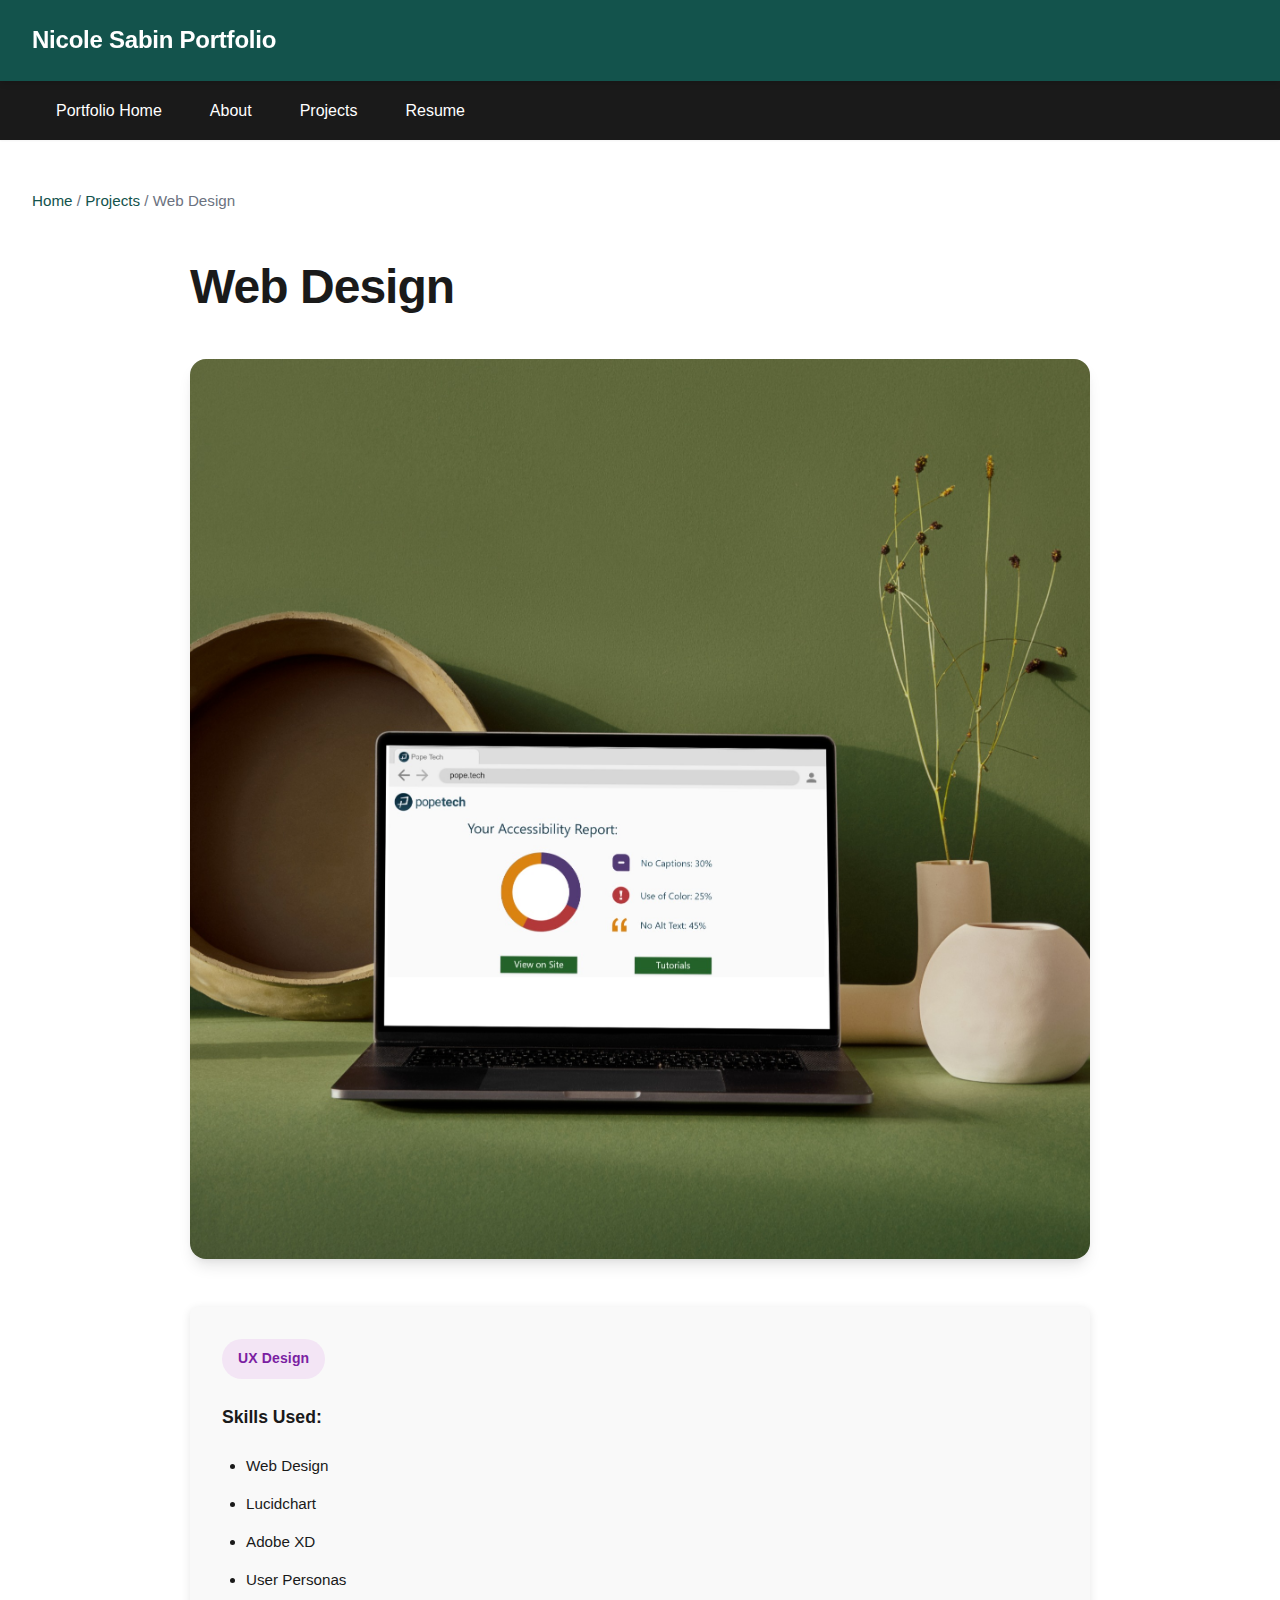
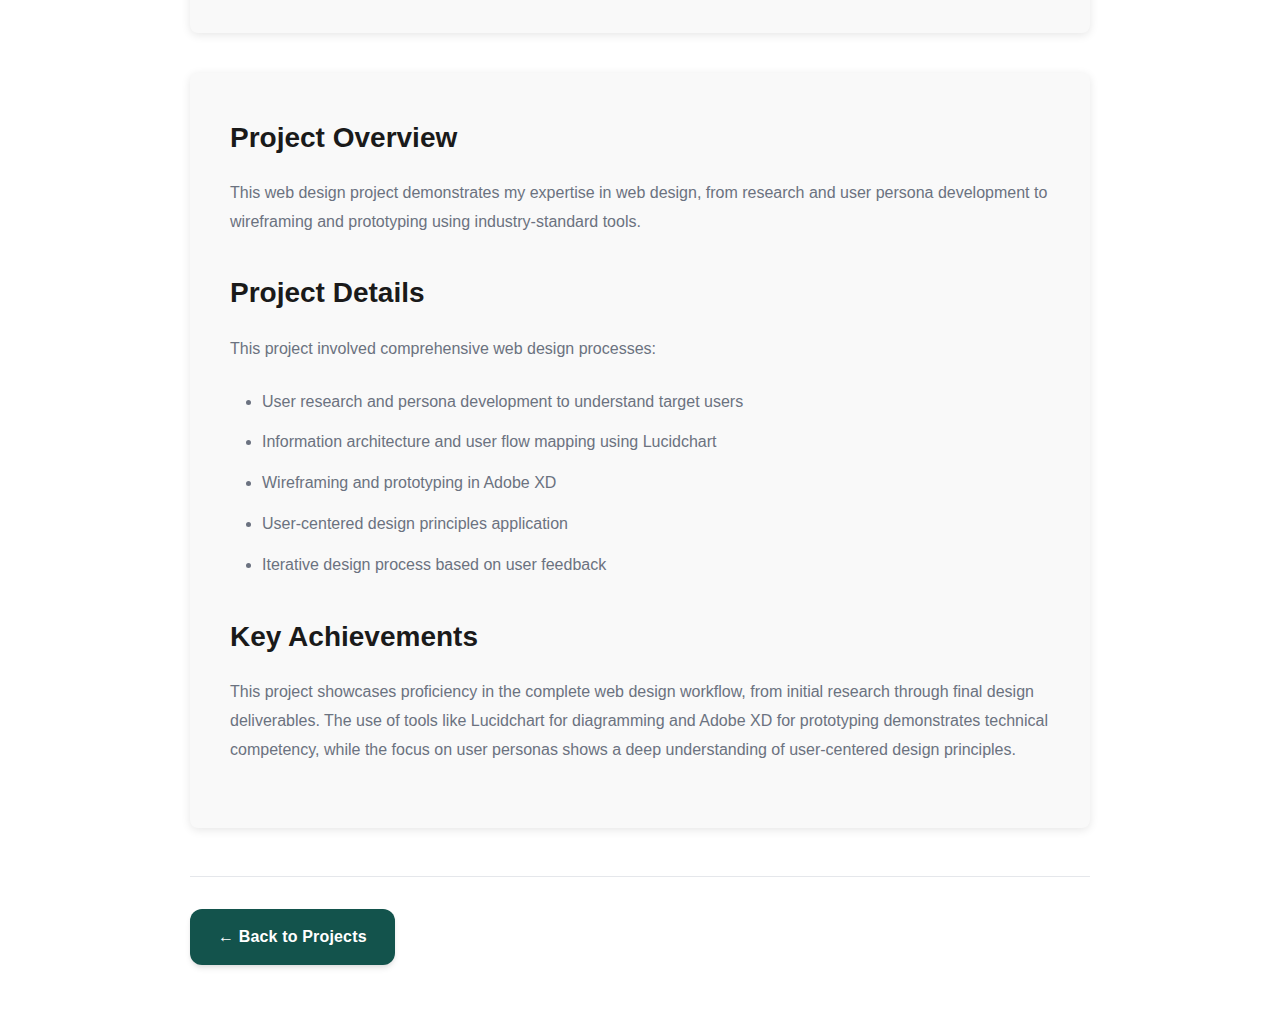
<file: projects/web-design.html>
<!DOCTYPE html>
<html lang="en">
<head>
    <meta charset="UTF-8">
    <meta name="viewport" content="width=device-width, initial-scale=1.0">
    <meta name="description" content="Web Design Project by Nicole Sabin">
    <title>Web Design - Nicole Sabin Portfolio</title>
    <link rel="icon" type="image/svg+xml" href="../favicon.svg">
    <link rel="icon" type="image/png" href="../favicon.png">
    <link rel="apple-touch-icon" href="../favicon.png">
    <link rel="stylesheet" href="../css/style.css">
</head>
<body>
    <!-- Skip to Main Content -->
    <a href="#main-content" class="skip-link">Skip to Main Content</a>

    <!-- Header -->
    <header class="site-header">
        <div class="container">
            <div class="header-content">
                <h1 class="site-title">Nicole Sabin Portfolio</h1>
                <button class="menu-toggle" aria-label="Toggle menu" aria-expanded="false">
                    <span class="menu-icon">Menu</span>
                </button>
            </div>
        </div>
    </header>

    <!-- Navigation -->
    <nav class="main-nav" id="main-nav">
        <div class="container">
            <ul class="nav-menu">
                <li><a href="../index.html">Portfolio Home</a></li>
                <li><a href="../about.html">About</a></li>
                <li><a href="../projects.html">Projects</a></li>
                <li><a href="../resume.html">Resume</a></li>
            </ul>
        </div>
    </nav>

    <!-- Off Canvas Menu -->
    <div class="off-canvas-menu" id="off-canvas-menu">
        <div class="off-canvas-header">
            <h2>Nicole Sabin Portfolio</h2>
            <button class="close-menu" aria-label="Close menu">&times;</button>
        </div>
        <ul class="off-canvas-nav">
            <li><a href="../index.html">Portfolio Home</a></li>
            <li><a href="../about.html">About</a></li>
            <li><a href="../projects.html">Projects</a></li>
            <li><a href="../resume.html">Resume</a></li>
        </ul>
    </div>

    <!-- Main Content -->
    <main id="main-content" class="main-content">
        <div class="container">
            <nav class="breadcrumb">
                <a href="../index.html">Home</a> / <a href="../projects.html">Projects</a> / Web Design
            </nav>

            <section class="project-page">
                <h1 class="project-page-title">Web Design</h1>
                
                <div class="project-hero-image">
                    <img src="../images/visual-copy.jpg" alt="Web Design Project" class="project-main-image">
                </div>
                
                <div class="project-meta">
                    <div class="project-category">
                        <a href="../projects.html?filter=ux-design" class="category-tag category-ux-design">UX Design</a>
                    </div>
                    <div class="project-skills">
                        <h3>Skills Used:</h3>
                        <ul class="skills-tags">
                            <li>Web Design</li>
                            <li>Lucidchart</li>
                            <li>Adobe XD</li>
                            <li>User Personas</li>
                        </ul>
                    </div>
                </div>

                <div class="project-content">
                    <h2>Project Overview</h2>
                    <p>
                        This web design project demonstrates my expertise in web design, from research 
                        and user persona development to wireframing and prototyping using industry-standard tools.
                    </p>
                    
                    <h2>Project Details</h2>
                    <p>
                        This project involved comprehensive web design processes:
                    </p>
                    <ul>
                        <li>User research and persona development to understand target users</li>
                        <li>Information architecture and user flow mapping using Lucidchart</li>
                        <li>Wireframing and prototyping in Adobe XD</li>
                        <li>User-centered design principles application</li>
                        <li>Iterative design process based on user feedback</li>
                    </ul>

                    <h2>Key Achievements</h2>
                    <p>
                        This project showcases proficiency in the complete web design workflow, from initial research through 
                        final design deliverables. The use of tools like Lucidchart for diagramming and Adobe XD for prototyping 
                        demonstrates technical competency, while the focus on user personas shows a deep understanding of 
                        user-centered design principles.
                    </p>
                </div>

                <div class="project-navigation">
                    <a href="../projects.html" class="btn-back">← Back to Projects</a>
                </div>
            </section>
        </div>
    </main>

    <script src="../js/main.js"></script>
</body>
</html>
</file>
<file: css/style.css>
/* Reset and Base Styles */
* {
    margin: 0;
    padding: 0;
    box-sizing: border-box;
}

:root {
    --primary-color: #1a1a1a;
    --secondary-color: #6b7280;
    --accent-color: #13534C;
    --accent-light: #1e7a6e;
    --accent-dark: #0d3f38;
    --background-color: #ffffff;
    --background-light: #fafafa;
    --text-color: #1a1a1a;
    --text-light: #6b7280;
    --border-color: #e5e7eb;
    --hover-color: #0d3f38;
    --shadow-sm: 0 1px 2px 0 rgba(0, 0, 0, 0.05);
    --shadow-md: 0 4px 6px -1px rgba(0, 0, 0, 0.1), 0 2px 4px -1px rgba(0, 0, 0, 0.06);
    --shadow-lg: 0 10px 15px -3px rgba(0, 0, 0, 0.1), 0 4px 6px -2px rgba(0, 0, 0, 0.05);
    --shadow-xl: 0 20px 25px -5px rgba(0, 0, 0, 0.1), 0 10px 10px -5px rgba(0, 0, 0, 0.04);
    --radius-sm: 0.375rem;
    --radius-md: 0.5rem;
    --radius-lg: 0.75rem;
    --radius-xl: 1rem;
    --font-family: -apple-system, BlinkMacSystemFont, "Segoe UI", Roboto, "Helvetica Neue", Arial, sans-serif;
    --font-mono: "SF Mono", Monaco, "Cascadia Code", "Roboto Mono", Consolas, "Courier New", monospace;
    --transition: all 0.3s cubic-bezier(0.4, 0, 0.2, 1);
}

html {
    font-size: 16px;
    scroll-behavior: smooth;
}

body {
    font-family: var(--font-family);
    line-height: 1.7;
    color: var(--text-color);
    background-color: var(--background-color);
    -webkit-font-smoothing: antialiased;
    -moz-osx-font-smoothing: grayscale;
}

.container {
    max-width: 1280px;
    margin: 0 auto;
    padding: 0 2rem;
}

/* Skip Link */
.skip-link {
    position: absolute;
    top: -40px;
    left: 0;
    background: var(--primary-color);
    color: #fff;
    padding: 8px;
    text-decoration: none;
    z-index: 100;
}

.skip-link:focus {
    top: 0;
}

/* Header */
.site-header {
    background-color: var(--accent-color);
    color: #fff;
    padding: 1.25rem 0;
    position: sticky;
    top: 0;
    z-index: 1000;
    box-shadow: var(--shadow-md);
    backdrop-filter: blur(10px);
}

.header-content {
    display: flex;
    justify-content: space-between;
    align-items: center;
}

.site-title {
    font-size: 1.5rem;
    font-weight: 700;
    margin: 0;
    letter-spacing: -0.01em;
}

.menu-toggle {
    background: none;
    border: none;
    color: #fff;
    font-size: 1rem;
    cursor: pointer;
    padding: 0.5rem;
    display: none;
}

.menu-icon {
    display: block;
}

/* Navigation */
.main-nav {
    background-color: var(--primary-color);
    padding: 0;
    box-shadow: var(--shadow-sm);
}

.nav-menu {
    list-style: none;
    display: flex;
    margin: 0;
    padding: 0;
}

.nav-menu li {
    margin: 0;
}

.nav-menu a {
    display: block;
    padding: 1rem 1.5rem;
    color: #fff;
    text-decoration: none;
    transition: var(--transition);
    font-weight: 500;
    position: relative;
}

.nav-menu a:hover,
.nav-menu a.active {
    background-color: var(--accent-color);
}

.nav-menu a::after {
    content: '';
    position: absolute;
    bottom: 0;
    left: 0;
    width: 0;
    height: 3px;
    background-color: var(--accent-light);
    transition: width 0.3s ease;
}

.nav-menu a:hover::after,
.nav-menu a.active::after {
    width: 100%;
}

/* Off Canvas Menu */
.off-canvas-menu {
    position: fixed;
    top: 0;
    right: -100%;
    width: 300px;
    height: 100vh;
    background-color: var(--primary-color);
    color: #fff;
    z-index: 2000;
    transition: right 0.3s ease;
    box-shadow: -2px 0 10px rgba(0,0,0,0.3);
    overflow-y: auto;
}

.off-canvas-menu.active {
    right: 0;
}

.off-canvas-header {
    display: flex;
    justify-content: space-between;
    align-items: center;
    padding: 1.5rem;
    border-bottom: 1px solid rgba(255,255,255,0.1);
}

.off-canvas-header h2 {
    font-size: 1.25rem;
    margin: 0;
}

.close-menu {
    background: none;
    border: none;
    color: #fff;
    font-size: 2rem;
    cursor: pointer;
    padding: 0;
    line-height: 1;
    width: 30px;
    height: 30px;
    display: flex;
    align-items: center;
    justify-content: center;
}

.off-canvas-nav {
    list-style: none;
    padding: 0;
    margin: 0;
}

.off-canvas-nav li {
    border-bottom: 1px solid rgba(255,255,255,0.1);
}

.off-canvas-nav a {
    display: block;
    padding: 1rem 1.5rem;
    color: #fff;
    text-decoration: none;
    transition: background-color 0.3s;
}

.off-canvas-nav a:hover {
    background-color: var(--accent-color);
}

/* Overlay */
.overlay {
    display: none;
    position: fixed;
    top: 0;
    left: 0;
    width: 100%;
    height: 100%;
    background-color: rgba(0,0,0,0.5);
    z-index: 1500;
}

.overlay.active {
    display: block;
}

/* Main Content */
.main-content {
    padding: 3rem 0;
    min-height: calc(100vh - 200px);
}

/* Hero Section */
.hero-section {
    text-align: center;
    padding: 5rem 0 4rem;
    margin-bottom: 5rem;
}

.hero-title {
    font-size: clamp(2.5rem, 5vw, 4rem);
    font-weight: 700;
    margin-bottom: 1.5rem;
    text-transform: lowercase;
    letter-spacing: -0.02em;
    background: linear-gradient(135deg, var(--accent-color) 0%, var(--accent-light) 100%);
    -webkit-background-clip: text;
    -webkit-text-fill-color: transparent;
    background-clip: text;
}

.hero-subtitle {
    font-size: clamp(1.125rem, 2vw, 1.375rem);
    color: var(--text-light);
    max-width: 700px;
    margin: 0 auto;
    line-height: 1.8;
    font-weight: 400;
}

/* Section Titles */
.section-title {
    font-size: clamp(1.875rem, 4vw, 2.5rem);
    margin-bottom: 3rem;
    color: var(--primary-color);
    font-weight: 700;
    letter-spacing: -0.02em;
    text-align: center;
}

.page-title {
    font-size: clamp(2rem, 5vw, 3rem);
    margin-bottom: 2rem;
    text-align: center;
    font-weight: 700;
    letter-spacing: -0.02em;
    color: var(--primary-color);
}

/* Projects Grid */
.projects-grid {
    display: grid;
    grid-template-columns: repeat(auto-fit, minmax(280px, 1fr));
    gap: 2rem;
    margin-top: 2rem;
}

/* Horizontal Project Cards for Home Page */
.projects-grid-horizontal {
    display: flex;
    flex-direction: column;
    gap: 2rem;
    margin-top: 2rem;
}

.project-card-horizontal {
    display: flex;
    flex-direction: row;
    background: var(--background-light);
    border-radius: var(--radius-xl);
    box-shadow: var(--shadow-md);
    border: 1px solid var(--border-color);
    transition: var(--transition);
    text-decoration: none;
    color: inherit;
    cursor: pointer;
    overflow: hidden;
    min-height: 280px;
    height: 280px;
}

.project-card-horizontal.project-card-reversed {
    flex-direction: row-reverse;
}

.project-card-horizontal:hover {
    transform: translateY(-8px);
    box-shadow: var(--shadow-xl);
    text-decoration: none;
    color: inherit;
    border-color: var(--accent-color);
}

/* Colored backgrounds based on category - More vibrant and modern */
.project-card-horizontal[data-category="project-management"] {
    background: linear-gradient(135deg, #fce4ec 0%, #f8bbd0 100%);
    border-color: #f8bbd0;
}

.project-card-horizontal[data-category="elearning"] {
    background: linear-gradient(135deg, #e3f2fd 0%, #bbdefb 100%);
    border-color: #bbdefb;
}

.project-card-horizontal[data-category="technical-writing"] {
    background: linear-gradient(135deg, #fff3e0 0%, #ffe0b2 100%);
    border-color: #ffe0b2;
}

.project-card-horizontal[data-category="videography"] {
    background: linear-gradient(135deg, #e8f5e9 0%, #c8e6c9 100%);
    border-color: #c8e6c9;
}

.project-card-horizontal[data-category="ux-design"] {
    background: linear-gradient(135deg, #f3e5f5 0%, #e1bee7 100%);
    border-color: #e1bee7;
}

.project-image-wrapper-horizontal {
    width: 350px;
    min-width: 350px;
    height: 100%;
    overflow: hidden;
    flex-shrink: 0;
    background: var(--background-light);
    align-self: stretch;
}

.project-image-wrapper-horizontal .project-image {
    width: 100%;
    height: 100%;
    object-fit: cover;
    display: block;
    transition: transform 0.3s ease;
}

.project-card-horizontal:hover .project-image {
    transform: scale(1.05);
}

.project-content-horizontal {
    flex: 1;
    padding: 2.5rem;
    display: flex;
    flex-direction: column;
    justify-content: center;
    text-align: left;
}

.project-content-horizontal .project-title {
    margin-bottom: 1rem;
    color: var(--primary-color);
    text-align: left;
    font-size: clamp(1.5rem, 3vw, 1.875rem);
    font-weight: 700;
    letter-spacing: -0.01em;
    line-height: 1.2;
}

.project-content-horizontal .project-description {
    margin-bottom: 0;
    color: var(--text-light);
    line-height: 1.7;
    text-align: left;
    font-size: 1rem;
}

@media (max-width: 768px) {
    .project-card-horizontal {
        flex-direction: column;
        min-height: auto;
    }
    
    .project-image-wrapper-horizontal {
        width: 100%;
        min-width: 100%;
        height: 200px;
    }
}

.project-card {
    background: var(--background-light);
    padding: 2rem;
    border-radius: var(--radius-xl);
    box-shadow: var(--shadow-md);
    border: 1px solid var(--border-color);
    transition: var(--transition);
    display: block;
    text-decoration: none;
    color: inherit;
    cursor: pointer;
    overflow: hidden;
}

.project-card:hover {
    transform: translateY(-8px);
    box-shadow: var(--shadow-xl);
    border-color: var(--accent-color);
    text-decoration: none;
    color: inherit;
}

/* Project Images */
.project-image-wrapper {
    width: calc(100% + 4rem);
    height: 200px;
    overflow: hidden;
    border-radius: 8px 8px 0 0;
    margin: -2rem -2rem 1.5rem -2rem;
    background: #f0f0f0;
}

.project-image {
    width: 100%;
    height: 100%;
    object-fit: cover;
    display: block;
    transition: transform 0.3s ease;
}

.project-card:hover .project-image {
    transform: scale(1.05);
}

.project-title {
    font-size: 1.5rem;
    margin-bottom: 1rem;
    color: var(--primary-color);
}

.project-description {
    margin-bottom: 1.5rem;
    color: var(--secondary-color);
    line-height: 1.7;
}

.project-link {
    display: inline-block;
    padding: 0.75rem 1.5rem;
    background-color: var(--accent-color);
    color: #fff;
    text-decoration: none;
    border-radius: 4px;
    transition: background-color 0.3s;
    pointer-events: none;
}

.project-card:hover .project-link {
    background-color: var(--hover-color);
}

/* Projects List */
.projects-list {
    max-width: 900px;
    margin: 0 auto;
}

.project-detail {
    background: #f9f9f9;
    padding: 2.5rem;
    margin-bottom: 2rem;
    border-radius: 8px;
    box-shadow: 0 2px 10px rgba(0,0,0,0.1);
}

.project-detail-title {
    font-size: 2rem;
    margin-bottom: 1rem;
    color: var(--primary-color);
}

.project-detail-content {
    line-height: 1.8;
    color: var(--secondary-color);
}

.project-detail-content p {
    margin-bottom: 1rem;
}

/* About Content */
.about-content {
    max-width: 800px;
    margin: 0 auto 3rem auto;
}

.about-section-title {
    font-size: 1.75rem;
    margin-bottom: 1.5rem;
    color: var(--primary-color);
    border-bottom: 2px solid var(--accent-color);
    padding-bottom: 0.5rem;
}

.about-text {
    background: #f9f9f9;
    padding: 2.5rem;
    border-radius: 8px;
    box-shadow: 0 2px 10px rgba(0,0,0,0.1);
}

.about-text p {
    margin-bottom: 1.5rem;
    line-height: 1.8;
    color: var(--secondary-color);
}

.about-text p:last-child {
    margin-bottom: 0;
}

/* About Values */
.about-values {
    max-width: 800px;
    margin: 0 auto 3rem auto;
    background: #f9f9f9;
    padding: 2.5rem;
    border-radius: 8px;
    box-shadow: 0 2px 10px rgba(0,0,0,0.1);
}

.values-list {
    list-style: none;
    padding: 0;
    margin: 0;
}

.values-list li {
    padding: 1rem 1.5rem;
    margin-bottom: 0.75rem;
    background: #fff;
    border-radius: 6px;
    border-left: 4px solid var(--accent-color);
    color: var(--secondary-color);
    line-height: 1.6;
    transition: transform 0.3s, box-shadow 0.3s;
}

.values-list li:hover {
    transform: translateX(5px);
    box-shadow: 0 2px 8px rgba(0,0,0,0.1);
}

.values-list li:last-child {
    margin-bottom: 0;
}

/* Technology Skills */
.about-skills {
    max-width: 800px;
    margin: 0 auto 3rem auto;
    background: #f9f9f9;
    padding: 2.5rem;
    border-radius: 8px;
    box-shadow: 0 2px 10px rgba(0,0,0,0.1);
}

.technology-skills-grid {
    display: grid;
    grid-template-columns: repeat(auto-fit, minmax(200px, 1fr));
    gap: 1rem;
    margin-top: 1.5rem;
}

.tech-skill-item {
    background: #fff;
    padding: 1rem 1.5rem;
    border-radius: 6px;
    text-align: center;
    border: 2px solid var(--border-color);
    color: var(--primary-color);
    font-weight: 500;
    transition: all 0.3s ease;
}

.tech-skill-item:hover {
    border-color: var(--accent-color);
    background: var(--accent-color);
    color: #fff;
    transform: translateY(-3px);
    box-shadow: 0 4px 12px rgba(0,0,0,0.1);
}

/* Learn More */
.about-learn-more {
    max-width: 800px;
    margin: 0 auto 3rem auto;
    background: #f9f9f9;
    padding: 2.5rem;
    border-radius: 8px;
    box-shadow: 0 2px 10px rgba(0,0,0,0.1);
}

.learn-more-content {
    color: var(--secondary-color);
    line-height: 1.8;
}

/* Work Together */
.about-work-together {
    max-width: 800px;
    margin: 0 auto 3rem auto;
    background: #f9f9f9;
    padding: 2.5rem;
    border-radius: 8px;
    box-shadow: 0 2px 10px rgba(0,0,0,0.1);
}

.work-together-content {
    color: var(--secondary-color);
    line-height: 1.8;
}

.work-together-content p {
    margin-bottom: 1.5rem;
}

.contact-cta {
    font-size: 1.1rem;
    font-weight: 500;
    color: var(--primary-color);
    margin-top: 2rem !important;
}

.about-link {
    color: var(--accent-color);
    text-decoration: none;
    font-weight: 500;
    transition: color 0.3s;
}

.about-link:hover {
    color: var(--hover-color);
    text-decoration: underline;
}

.resume-link-wrapper {
    margin-top: 2rem;
    text-align: center;
}

.btn-resume-link {
    display: inline-block;
    padding: 0.875rem 2rem;
    background-color: var(--accent-color);
    color: #fff;
    text-decoration: none;
    border-radius: var(--radius-lg);
    font-weight: 600;
    transition: var(--transition);
    letter-spacing: 0.01em;
}

.btn-resume-link:hover {
    background-color: var(--hover-color);
    transform: translateY(-3px);
    box-shadow: var(--shadow-lg);
}

/* Resume Content */
.resume-content {
    max-width: 900px;
    margin: 0 auto;
}

/* Resume Contact Information */
.resume-contact {
    background: #f9f9f9;
    padding: 2rem;
    margin-bottom: 2rem;
    border-radius: 8px;
    box-shadow: 0 2px 10px rgba(0,0,0,0.1);
    display: flex;
    justify-content: space-between;
    align-items: center;
    flex-wrap: wrap;
    gap: 1.5rem;
}

.contact-info {
    display: flex;
    flex-direction: column;
    gap: 0.75rem;
}

.contact-email a,
.contact-linkedin a {
    color: var(--accent-color);
    text-decoration: none;
    font-size: 1.1rem;
    transition: color 0.3s;
}

.contact-email a:hover,
.contact-linkedin a:hover {
    color: var(--hover-color);
    text-decoration: underline;
}

.btn-download-resume {
    padding: 0.875rem 1.75rem;
    background-color: var(--accent-color);
    color: #fff;
    border: none;
    border-radius: var(--radius-lg);
    font-size: 1rem;
    font-weight: 600;
    cursor: pointer;
    transition: var(--transition);
    letter-spacing: 0.01em;
    box-shadow: var(--shadow-md);
}

.btn-download-resume:hover {
    background-color: var(--hover-color);
    transform: translateY(-3px);
    box-shadow: var(--shadow-lg);
}

.btn-download-resume:active {
    transform: translateY(-1px);
}

/* Resume Sections */
.resume-section {
    background: #f9f9f9;
    padding: 2.5rem;
    margin-bottom: 2rem;
    border-radius: 8px;
    box-shadow: 0 2px 10px rgba(0,0,0,0.1);
    transition: box-shadow 0.3s;
}

.resume-section:hover {
    box-shadow: 0 4px 15px rgba(0,0,0,0.15);
}

.resume-section-title {
    font-size: 1.75rem;
    margin-bottom: 1.5rem;
    color: var(--primary-color);
    border-bottom: 2px solid var(--accent-color);
    padding-bottom: 0.5rem;
    display: flex;
    justify-content: space-between;
    align-items: center;
    cursor: pointer;
    user-select: none;
}

.section-toggle {
    background: none;
    border: none;
    color: var(--accent-color);
    font-size: 1rem;
    cursor: pointer;
    padding: 0.25rem 0.5rem;
    transition: transform 0.3s;
    display: flex;
    align-items: center;
    justify-content: center;
}

.toggle-icon {
    display: inline-block;
    transition: transform 0.3s ease;
    font-size: 0.9rem;
}

.resume-section-content {
    max-height: 5000px;
    overflow: visible;
    transition: max-height 0.5s ease, opacity 0.3s ease;
    opacity: 1;
    display: block;
}

.resume-section-content.collapsed {
    max-height: 0;
    opacity: 0;
    margin: 0;
    padding: 0;
    overflow: hidden;
}

.resume-section-title.collapsed {
    border-bottom: none;
    margin-bottom: 0;
}

/* Education Items */
.education-item {
    background: #fff;
    padding: 1.5rem;
    margin-bottom: 1.5rem;
    border-radius: 6px;
    border-left: 4px solid var(--accent-color);
    transition: transform 0.3s, box-shadow 0.3s;
    opacity: 1;
    transform: translateY(0);
}

/* Scroll-to-reveal animations - initial state (only if JS adds scroll-reveal class) */
.resume-contact.scroll-reveal:not(.animate-in) {
    opacity: 0;
    transform: translateY(20px);
    transition: opacity 0.6s ease, transform 0.6s ease;
}

.resume-section-title.scroll-reveal:not(.animate-in) {
    opacity: 0;
    transform: translateX(-20px);
    transition: opacity 0.6s ease, transform 0.6s ease;
}

.skill-category.scroll-reveal:not(.animate-in) {
    opacity: 0;
    transform: translateY(20px) scale(0.95);
    transition: opacity 0.6s ease, transform 0.6s ease;
}

.work-bullets li.scroll-reveal:not(.animate-in) {
    opacity: 0;
    transform: translateX(-20px);
    transition: opacity 0.5s ease, transform 0.5s ease;
}

.education-details.scroll-reveal:not(.animate-in),
.education-meta.scroll-reveal:not(.animate-in),
.education-involvement.scroll-reveal:not(.animate-in) {
    opacity: 0;
    transform: translateY(15px);
    transition: opacity 0.6s ease, transform 0.6s ease;
}

.work-description.scroll-reveal:not(.animate-in),
.work-position.scroll-reveal:not(.animate-in),
.work-company.scroll-reveal:not(.animate-in) {
    opacity: 0;
    transform: translateY(15px);
    transition: opacity 0.6s ease, transform 0.6s ease;
}

.work-year-label.scroll-reveal:not(.animate-in) {
    opacity: 0;
    transform: translateX(-30px);
    transition: opacity 0.6s ease, transform 0.6s ease;
}

.work-item.scroll-reveal:not(.animate-in) {
    opacity: 0;
    transform: translateY(30px);
    transition: opacity 0.7s ease, transform 0.7s ease;
}

/* Animate-in state */
.resume-contact.animate-in {
    opacity: 1;
    transform: translateY(0);
}

.resume-section-title.animate-in {
    opacity: 1;
    transform: translateX(0);
}

.skill-category.animate-in {
    opacity: 1;
    transform: translateY(0) scale(1);
}

.work-bullets li.animate-in {
    opacity: 1;
    transform: translateX(0);
}

.education-details.animate-in,
.education-meta.animate-in,
.education-involvement.animate-in {
    opacity: 1;
    transform: translateY(0);
}

.work-description.animate-in,
.work-position.animate-in,
.work-company.animate-in {
    opacity: 1;
    transform: translateY(0);
}

.education-item.animate-in {
    opacity: 1;
    transform: translateY(0);
    transition: opacity 0.6s ease, transform 0.6s ease;
}

.work-year-label.animate-in {
    opacity: 1;
    transform: translateX(0);
}

.work-item.animate-in {
    opacity: 1;
    transform: translateY(0);
}

.education-item:hover {
    transform: translateX(5px);
    box-shadow: 0 2px 8px rgba(0,0,0,0.1);
}

.education-header {
    display: flex;
    justify-content: space-between;
    align-items: baseline;
    margin-bottom: 1rem;
    flex-wrap: wrap;
    gap: 0.5rem;
}

.education-institution {
    font-size: 1.3rem;
    font-weight: 600;
    color: var(--primary-color);
    margin: 0;
}

.education-degree {
    font-size: 0.9rem;
    color: var(--secondary-color);
    font-weight: 500;
    text-transform: uppercase;
    letter-spacing: 0.5px;
}

.education-field {
    font-size: 1.1rem;
    color: var(--primary-color);
    margin-bottom: 0.75rem;
    font-weight: 500;
}

.education-meta {
    display: flex;
    gap: 1.5rem;
    margin-bottom: 0.75rem;
    flex-wrap: wrap;
}

.education-graduation,
.education-gpa {
    color: var(--secondary-color);
    font-size: 0.95rem;
}

.education-involvement {
    color: var(--secondary-color);
    font-size: 0.95rem;
    line-height: 1.6;
}

/* Skills Grid */
.skills-grid {
    display: grid;
    grid-template-columns: repeat(auto-fit, minmax(180px, 1fr));
    gap: 1rem;
}

.skill-category {
    background: #fff;
    padding: 1.5rem 1.25rem;
    border-radius: 8px;
    text-align: center;
    border: 2px solid var(--border-color);
    transition: all 0.3s ease;
    cursor: default;
    display: flex;
    flex-direction: column;
    align-items: center;
    gap: 0.75rem;
}

.skill-category:hover {
    border-color: var(--accent-color);
    box-shadow: 0 4px 12px rgba(0,0,0,0.1);
    transform: translateY(-3px);
    background: #f9f9f9;
}

.skill-icon {
    width: 48px;
    height: 48px;
    color: var(--accent-color);
    display: flex;
    align-items: center;
    justify-content: center;
    transition: transform 0.3s ease, color 0.3s ease;
}

.skill-icon svg {
    width: 100%;
    height: 100%;
}

.skill-category:hover .skill-icon {
    transform: scale(1.1);
    color: var(--hover-color);
}

.skill-category-title {
    font-size: 1rem;
    font-weight: 500;
    color: var(--primary-color);
    margin: 0;
    line-height: 1.4;
}

/* Work Year Labels */
.work-year-label {
    font-size: 1.5rem;
    font-weight: 600;
    color: var(--accent-color);
    margin: 2rem 0 1rem 0;
    padding-left: 0.5rem;
    border-left: 3px solid var(--accent-color);
    opacity: 1;
    transform: translateX(0);
    transition: opacity 0.6s ease, transform 0.6s ease;
}

.work-year-label:first-of-type {
    margin-top: 0;
}

/* Work History */
.work-item {
    background: #fff;
    padding: 1.5rem;
    margin-bottom: 2rem;
    border-radius: 6px;
    border-left: 4px solid var(--accent-color);
    transition: transform 0.3s, box-shadow 0.3s;
    opacity: 1;
    transform: translateY(0);
}

.work-item:hover {
    transform: translateX(5px);
    box-shadow: 0 2px 8px rgba(0,0,0,0.1);
}

.work-header {
    display: flex;
    justify-content: space-between;
    align-items: baseline;
    margin-bottom: 0.75rem;
    flex-wrap: wrap;
    gap: 0.5rem;
}

.work-dates {
    display: flex;
    align-items: center;
    gap: 0.5rem;
    font-size: 0.95rem;
    color: var(--secondary-color);
    font-weight: 500;
}

.work-date-separator {
    color: var(--secondary-color);
}

.work-company {
    font-size: 1.1rem;
    font-weight: 600;
    color: var(--primary-color);
}

.work-position {
    font-size: 1.2rem;
    font-weight: 600;
    color: var(--accent-color);
    margin-bottom: 1rem;
}

.work-description {
    color: var(--secondary-color);
    line-height: 1.7;
}

.work-bullets {
    list-style: none;
    padding-left: 0;
    margin: 0;
}

.work-bullets li {
    padding-left: 1.5rem;
    position: relative;
    margin-bottom: 0.75rem;
    line-height: 1.7;
}

.work-bullets li:before {
    content: "▸";
    position: absolute;
    left: 0;
    color: var(--accent-color);
    font-weight: bold;
}

.skills-list,
.projects-list-resume {
    list-style: none;
    display: grid;
    grid-template-columns: repeat(auto-fit, minmax(200px, 1fr));
    gap: 0.75rem;
}

.skills-list li,
.projects-list-resume li {
    padding: 0.75rem;
    background: #fff;
    border-radius: 4px;
    border-left: 3px solid var(--accent-color);
}

/* Footer */
.site-footer {
    background-color: var(--primary-color);
    color: #fff;
    padding: 2rem 0;
    margin-top: 3rem;
    text-align: center;
}

.copyright {
    margin: 0;
    font-size: 0.9rem;
}

/* Responsive Design */
@media (max-width: 768px) {
    .menu-toggle {
        display: block;
    }

    .main-nav {
        display: none;
    }

    .hero-title {
        font-size: 2rem;
    }

    .hero-subtitle {
        font-size: 1.1rem;
    }

    .projects-grid {
        grid-template-columns: 1fr;
    }

    .project-detail,
    .about-text,
    .about-values,
    .about-skills,
    .about-learn-more,
    .about-work-together,
    .resume-section {
        padding: 1.5rem;
    }

    .technology-skills-grid {
        grid-template-columns: 1fr;
    }

    .about-section-title {
        font-size: 1.5rem;
    }

    .project-image-wrapper {
        height: 180px;
        margin: -1.5rem -1.5rem 1rem -1.5rem;
    }

    .project-card-filtered .project-image-wrapper {
        height: 180px;
        margin: -2rem -2rem 1rem -2rem;
    }

    .skills-list,
    .projects-list-resume {
        grid-template-columns: 1fr;
    }

    .resume-contact {
        flex-direction: column;
        align-items: flex-start;
    }

    .btn-download-resume {
        width: 100%;
    }

    .education-header,
    .work-header {
        flex-direction: column;
        align-items: flex-start;
    }

    .education-meta {
        flex-direction: column;
        gap: 0.5rem;
    }

    .skills-grid {
        grid-template-columns: 1fr;
    }

    .work-year-label {
        font-size: 1.25rem;
        margin: 1.5rem 0 0.75rem 0;
    }
}

/* Skill Tooltip */
.skill-tooltip {
    position: absolute;
    background: var(--primary-color);
    color: #fff;
    padding: 0.5rem 1rem;
    border-radius: 4px;
    font-size: 0.85rem;
    pointer-events: none;
    z-index: 1000;
    opacity: 0;
    transform: translateY(5px);
    transition: opacity 0.3s ease, transform 0.3s ease;
    white-space: nowrap;
    box-shadow: 0 2px 8px rgba(0,0,0,0.2);
}

.skill-tooltip.show {
    opacity: 1;
    transform: translateY(0);
}

.skill-tooltip::after {
    content: '';
    position: absolute;
    top: 100%;
    left: 50%;
    transform: translateX(-50%);
    border: 5px solid transparent;
    border-top-color: var(--primary-color);
}

/* Scroll Progress Indicator */
.scroll-progress {
    position: fixed;
    top: 0;
    left: 0;
    height: 3px;
    background: var(--accent-color);
    z-index: 9999;
    transition: width 0.1s ease;
    box-shadow: 0 2px 4px rgba(0,0,0,0.2);
}

/* Print Styles */
@media print {
    .scroll-progress,
    .skill-tooltip,
    .section-toggle,
    .btn-download-resume {
        display: none !important;
    }

    .resume-section-content {
        max-height: none !important;
        opacity: 1 !important;
    }

    .resume-section-title.collapsed {
        border-bottom: 2px solid var(--accent-color) !important;
        margin-bottom: 1.5rem !important;
    }

    .work-item,
    .education-item {
        opacity: 1 !important;
        transform: none !important;
        page-break-inside: avoid;
    }

    .resume-contact {
        page-break-after: avoid;
    }
}

@media (max-width: 480px) {
    .container {
        padding: 0 15px;
    }

    .site-title {
        font-size: 1.25rem;
    }

    .hero-title {
        font-size: 1.75rem;
    }

    .page-title {
        font-size: 2rem;
    }

    .section-title {
        font-size: 1.75rem;
    }
}

/* Project Filters */
.project-filters {
    display: flex;
    flex-wrap: wrap;
    justify-content: center;
    gap: 0.75rem;
    margin-bottom: 2.5rem;
    padding: 1.5rem 0;
}

.filter-btn {
    padding: 0.75rem 1.5rem;
    background-color: #f0f0f0;
    border: 2px solid #ddd;
    border-radius: 25px;
    cursor: pointer;
    font-size: 0.95rem;
    font-weight: 500;
    color: var(--text-color);
    transition: all 0.3s;
    text-transform: capitalize;
}

.filter-btn:hover {
    background-color: #e0e0e0;
    border-color: var(--accent-color);
}

.filter-btn.active {
    background-color: var(--accent-color);
    color: #fff;
    border-color: var(--accent-color);
}

/* Projects Grid with Filters */
.projects-grid-filtered {
    display: grid;
    grid-template-columns: repeat(auto-fill, minmax(300px, 300px));
    gap: 2rem;
    margin-top: 2rem;
    justify-content: center;
}

.project-card-filtered {
    background: var(--background-light);
    padding: 2rem;
    border-radius: var(--radius-xl);
    box-shadow: var(--shadow-md);
    border: 1px solid var(--border-color);
    transition: var(--transition);
    display: flex;
    flex-direction: column;
    min-height: 550px;
    height: 100%;
    width: 100%;
    max-width: 100%;
    box-sizing: border-box;
    overflow: hidden;
    text-decoration: none;
    color: inherit;
    cursor: pointer;
}

.project-card-filtered:hover {
    transform: translateY(-8px);
    box-shadow: var(--shadow-xl);
    border-color: var(--accent-color);
    text-decoration: none;
    color: inherit;
}

.project-card-filtered.hidden {
    display: none;
}

.project-card-filtered .project-image-wrapper {
    width: calc(100% + 4rem);
    height: 220px;
    overflow: hidden;
    border-radius: 8px 8px 0 0;
    margin: -2rem -2rem 1.5rem -2rem;
    background: #f0f0f0;
    flex-shrink: 0;
}

.project-card-filtered .project-image {
    width: 100%;
    height: 100%;
    object-fit: cover;
    display: block;
    transition: transform 0.3s ease;
}

.project-card-filtered:hover .project-image {
    transform: scale(1.05);
}

.project-category-badge {
    margin-bottom: 1rem;
    flex-shrink: 0;
}

.project-card-filtered .project-title {
    flex-shrink: 0;
    margin-bottom: 1rem;
}

.project-card-filtered .project-description {
    flex-grow: 1;
    margin-bottom: 1.5rem;
}

.project-card-filtered .project-skills-preview {
    margin: 1rem 0;
    padding: 1rem;
    background: #fff;
    border-radius: 4px;
    font-size: 0.9rem;
    color: var(--secondary-color);
    border-left: 3px solid var(--accent-color);
    flex-shrink: 0;
}

.project-card-filtered .project-link {
    margin-top: auto;
    flex-shrink: 0;
    pointer-events: none;
}

.project-card-filtered:hover .project-link {
    background-color: var(--hover-color);
}

/* Category Tags */
.category-tag {
    display: inline-block;
    padding: 0.5rem 1rem;
    border-radius: 20px;
    font-size: 0.875rem;
    font-weight: 600;
    text-transform: capitalize;
    text-decoration: none;
    transition: var(--transition);
    letter-spacing: 0.01em;
}

.category-tag:hover {
    transform: translateY(-2px) scale(1.05);
    box-shadow: var(--shadow-md);
    text-decoration: none;
}

.category-elearning {
    background-color: #e3f2fd;
    color: #1976d2;
}

.category-ux-design {
    background-color: #f3e5f5;
    color: #7b1fa2;
}

.category-technical-writing {
    background-color: #fff3e0;
    color: #e65100;
}

.category-videography {
    background-color: #e8f5e9;
    color: #2e7d32;
}

.category-project-management {
    background-color: #fce4ec;
    color: #c2185b;
}

.project-skills-preview {
    margin: 1rem 0;
    padding: 1rem;
    background: #fff;
    border-radius: 4px;
    font-size: 0.9rem;
    color: var(--secondary-color);
    border-left: 3px solid var(--accent-color);
}

.project-skills-preview strong {
    color: var(--primary-color);
}

/* Breadcrumb */
.breadcrumb {
    margin-bottom: 2rem;
    font-size: 0.95rem;
    color: var(--secondary-color);
}

.breadcrumb a {
    color: var(--accent-color);
    text-decoration: none;
}

.breadcrumb a:hover {
    text-decoration: underline;
}

/* Project Page Styles */
.project-page {
    max-width: 900px;
    margin: 0 auto;
}

.project-page-title {
    font-size: clamp(2rem, 5vw, 3rem);
    margin-bottom: 2rem;
    color: var(--primary-color);
    font-weight: 700;
    letter-spacing: -0.02em;
}

/* Project Hero Image */
.project-hero-image {
    width: 100%;
    max-width: 100%;
    margin-bottom: 3rem;
    border-radius: var(--radius-xl);
    overflow: hidden;
    box-shadow: var(--shadow-lg);
}

.project-main-image {
    width: 100%;
    height: auto;
    display: block;
    object-fit: cover;
}

/* Video Embed Styles */
.video-embed-wrapper {
    width: 100%;
    margin: 3rem 0;
    border-radius: var(--radius-xl);
    overflow: hidden;
    box-shadow: var(--shadow-lg);
    background: #000;
}

.video-container {
    position: relative;
    padding-bottom: 56.25%; /* 16:9 aspect ratio */
    height: 0;
    overflow: hidden;
    width: 100%;
}

.video-container iframe,
.video-container object,
.video-container embed {
    position: absolute;
    top: 0;
    left: 0;
    width: 100%;
    height: 100%;
    border: none;
}

.youtube-embed {
    width: 100%;
    height: 100%;
}

/* Articulate Storyline Embed */
.storyline-embed-wrapper {
    width: 100%;
    margin: 2.5rem 0;
    border-radius: 8px;
    overflow: hidden;
    box-shadow: 0 4px 15px rgba(0,0,0,0.1);
    background: #fff;
    border: 1px solid var(--border-color);
}

.storyline-container {
    position: relative;
    padding-bottom: 75%; /* 4:3 aspect ratio for eLearning content */
    height: 0;
    overflow: hidden;
    width: 100%;
    min-height: 600px;
}

.storyline-container iframe {
    position: absolute;
    top: 0;
    left: 0;
    width: 100%;
    height: 100%;
    border: none;
}

.storyline-embed {
    width: 100%;
    height: 100%;
}

.storyline-embed-wrapper .embed-fallback {
    text-align: center;
    padding: 1rem;
    margin: 0;
    background: #fff;
    border-top: 1px solid var(--border-color);
}

.storyline-embed-wrapper .embed-fallback a {
    color: var(--accent-color);
    text-decoration: none;
    font-weight: 500;
}

.storyline-embed-wrapper .embed-fallback a:hover {
    text-decoration: underline;
}

/* PDF Embed */
.pdf-embed-wrapper {
    width: 100%;
    margin: 2.5rem 0;
    border-radius: 8px;
    overflow: hidden;
    box-shadow: 0 4px 15px rgba(0,0,0,0.1);
    background: #f5f5f5;
    border: 1px solid var(--border-color);
    position: relative;
    min-height: 1020px;
}

.pdf-embed {
    width: 100%;
    min-height: 800px;
    height: 1020px;
    border: none;
    display: block;
    background: #fff;
}

.pdf-fallback {
    text-align: center;
    padding: 1rem;
    margin: 0;
    background: #fff;
    border-top: 1px solid var(--border-color);
}

.pdf-fallback a {
    color: var(--accent-color);
    text-decoration: none;
    font-weight: 500;
}

.pdf-fallback a:hover {
    text-decoration: underline;
}

@media (max-width: 768px) {
    .pdf-embed-wrapper {
        min-height: 800px;
    }
    
    .pdf-embed {
        min-height: 600px;
        height: 800px;
    }
}

/* Responsive video adjustments */
@media (max-width: 768px) {
    .video-embed-wrapper {
        margin: 2rem 0;
        border-radius: 6px;
    }
    
    .storyline-embed-wrapper {
        margin: 2rem 0;
        border-radius: 6px;
    }
    
    .storyline-container {
        min-height: 500px;
        padding-bottom: 100%; /* Taller on mobile for better viewing */
    }
    
    .pdf-embed-wrapper {
        margin: 2rem 0;
        border-radius: 6px;
    }
    
    .pdf-embed {
        min-height: 600px;
        height: 800px;
    }
    
    .video-container {
        padding-bottom: 56.25%; /* Maintain 16:9 on mobile */
    }
}

.project-meta {
    background: #f9f9f9;
    padding: 2rem;
    border-radius: 8px;
    margin-bottom: 2.5rem;
    box-shadow: 0 2px 10px rgba(0,0,0,0.1);
}

.project-category {
    margin-bottom: 1.5rem;
}

.project-skills {
    margin-top: 1.5rem;
}

.project-skills h3 {
    font-size: 1.1rem;
    margin-bottom: 1rem;
    color: var(--primary-color);
}

.skills-tags {
    list-style: none;
    display: flex;
    flex-wrap: wrap;
    gap: 0.75rem;
}

.skills-tags {
    list-style: none;
    display: block;
    padding-left: 0;
    margin: 0;
}

.skills-tags li {
    padding: 0.25rem 0;
    background: transparent;
    border: none;
    font-size: 0.95rem;
    color: var(--text-color);
    list-style: disc;
    margin-left: 1.5rem;
    margin-bottom: 0.25rem;
}

.project-content {
    background: #f9f9f9;
    padding: 2.5rem;
    border-radius: 8px;
    box-shadow: 0 2px 10px rgba(0,0,0,0.1);
    line-height: 1.8;
}

.project-content h2 {
    font-size: 1.75rem;
    margin-top: 2rem;
    margin-bottom: 1rem;
    color: var(--primary-color);
}

.project-content h2:first-child {
    margin-top: 0;
}

.project-content p {
    margin-bottom: 1.5rem;
    color: var(--secondary-color);
}

.project-content ul {
    margin-left: 2rem;
    margin-bottom: 1.5rem;
    color: var(--secondary-color);
}

.project-content ul li {
    margin-bottom: 0.75rem;
}

.project-navigation {
    margin-top: 3rem;
    padding-top: 2rem;
    border-top: 1px solid var(--border-color);
}

.btn-back {
    display: inline-block;
    padding: 0.875rem 1.75rem;
    background-color: var(--accent-color);
    color: #fff;
    text-decoration: none;
    border-radius: var(--radius-lg);
    font-weight: 600;
    transition: var(--transition);
    letter-spacing: 0.01em;
    box-shadow: var(--shadow-md);
}

.btn-back:hover {
    background-color: var(--hover-color);
    transform: translateY(-3px);
    box-shadow: var(--shadow-lg);
}

/* Responsive adjustments for filters and project pages */
@media (max-width: 768px) {
    .project-filters {
        gap: 0.5rem;
    }

    .filter-btn {
        padding: 0.6rem 1.2rem;
        font-size: 0.85rem;
    }

    .projects-grid-filtered {
        grid-template-columns: 1fr;
    }

    .project-page-title {
        font-size: 2rem;
    }

    .project-content {
        padding: 1.5rem;
    }

    .project-meta {
        padding: 1.5rem;
    }
}
</file>
<file: nms-portfolio/css/style.css>
/* Reset and Base Styles */
* {
    margin: 0;
    padding: 0;
    box-sizing: border-box;
}

:root {
    --primary-color: #1a1a1a;
    --secondary-color: #6b7280;
    --accent-color: #13534C;
    --accent-light: #1e7a6e;
    --accent-dark: #0d3f38;
    --background-color: #ffffff;
    --background-light: #fafafa;
    --text-color: #1a1a1a;
    --text-light: #6b7280;
    --border-color: #e5e7eb;
    --hover-color: #0d3f38;
    --shadow-sm: 0 1px 2px 0 rgba(0, 0, 0, 0.05);
    --shadow-md: 0 4px 6px -1px rgba(0, 0, 0, 0.1), 0 2px 4px -1px rgba(0, 0, 0, 0.06);
    --shadow-lg: 0 10px 15px -3px rgba(0, 0, 0, 0.1), 0 4px 6px -2px rgba(0, 0, 0, 0.05);
    --shadow-xl: 0 20px 25px -5px rgba(0, 0, 0, 0.1), 0 10px 10px -5px rgba(0, 0, 0, 0.04);
    --radius-sm: 0.375rem;
    --radius-md: 0.5rem;
    --radius-lg: 0.75rem;
    --radius-xl: 1rem;
    --font-family: -apple-system, BlinkMacSystemFont, "Segoe UI", Roboto, "Helvetica Neue", Arial, sans-serif;
    --font-mono: "SF Mono", Monaco, "Cascadia Code", "Roboto Mono", Consolas, "Courier New", monospace;
    --transition: all 0.3s cubic-bezier(0.4, 0, 0.2, 1);
}

html {
    font-size: 16px;
    scroll-behavior: smooth;
}

body {
    font-family: var(--font-family);
    line-height: 1.7;
    color: var(--text-color);
    background-color: var(--background-color);
    -webkit-font-smoothing: antialiased;
    -moz-osx-font-smoothing: grayscale;
}

.container {
    max-width: 1280px;
    margin: 0 auto;
    padding: 0 2rem;
}

/* Skip Link */
.skip-link {
    position: absolute;
    top: -40px;
    left: 0;
    background: var(--primary-color);
    color: #fff;
    padding: 8px;
    text-decoration: none;
    z-index: 100;
}

.skip-link:focus {
    top: 0;
}

/* Header */
.site-header {
    background-color: var(--accent-color);
    color: #fff;
    padding: 1.25rem 0;
    position: sticky;
    top: 0;
    z-index: 1000;
    box-shadow: var(--shadow-md);
    backdrop-filter: blur(10px);
}

.header-content {
    display: flex;
    justify-content: space-between;
    align-items: center;
}

.site-title {
    font-size: 1.5rem;
    font-weight: 700;
    margin: 0;
    letter-spacing: -0.01em;
}

.menu-toggle {
    background: none;
    border: none;
    color: #fff;
    font-size: 1rem;
    cursor: pointer;
    padding: 0.5rem;
    display: none;
}

.menu-icon {
    display: block;
}

/* Navigation */
.main-nav {
    background-color: var(--primary-color);
    padding: 0;
    box-shadow: var(--shadow-sm);
}

.nav-menu {
    list-style: none;
    display: flex;
    margin: 0;
    padding: 0;
}

.nav-menu li {
    margin: 0;
}

.nav-menu a {
    display: block;
    padding: 1rem 1.5rem;
    color: #fff;
    text-decoration: none;
    transition: var(--transition);
    font-weight: 500;
    position: relative;
}

.nav-menu a:hover,
.nav-menu a.active {
    background-color: var(--accent-color);
}

.nav-menu a::after {
    content: '';
    position: absolute;
    bottom: 0;
    left: 0;
    width: 0;
    height: 3px;
    background-color: var(--accent-light);
    transition: width 0.3s ease;
}

.nav-menu a:hover::after,
.nav-menu a.active::after {
    width: 100%;
}

/* Off Canvas Menu */
.off-canvas-menu {
    position: fixed;
    top: 0;
    right: -100%;
    width: 300px;
    height: 100vh;
    background-color: var(--primary-color);
    color: #fff;
    z-index: 2000;
    transition: right 0.3s ease;
    box-shadow: -2px 0 10px rgba(0,0,0,0.3);
    overflow-y: auto;
}

.off-canvas-menu.active {
    right: 0;
}

.off-canvas-header {
    display: flex;
    justify-content: space-between;
    align-items: center;
    padding: 1.5rem;
    border-bottom: 1px solid rgba(255,255,255,0.1);
}

.off-canvas-header h2 {
    font-size: 1.25rem;
    margin: 0;
}

.close-menu {
    background: none;
    border: none;
    color: #fff;
    font-size: 2rem;
    cursor: pointer;
    padding: 0;
    line-height: 1;
    width: 30px;
    height: 30px;
    display: flex;
    align-items: center;
    justify-content: center;
}

.off-canvas-nav {
    list-style: none;
    padding: 0;
    margin: 0;
}

.off-canvas-nav li {
    border-bottom: 1px solid rgba(255,255,255,0.1);
}

.off-canvas-nav a {
    display: block;
    padding: 1rem 1.5rem;
    color: #fff;
    text-decoration: none;
    transition: background-color 0.3s;
}

.off-canvas-nav a:hover {
    background-color: var(--accent-color);
}

/* Overlay */
.overlay {
    display: none;
    position: fixed;
    top: 0;
    left: 0;
    width: 100%;
    height: 100%;
    background-color: rgba(0,0,0,0.5);
    z-index: 1500;
}

.overlay.active {
    display: block;
}

/* Main Content */
.main-content {
    padding: 3rem 0;
    min-height: calc(100vh - 200px);
}

/* Hero Section */
.hero-section {
    text-align: center;
    padding: 5rem 0 4rem;
    margin-bottom: 5rem;
}

.hero-title {
    font-size: clamp(2.5rem, 5vw, 4rem);
    font-weight: 700;
    margin-bottom: 1.5rem;
    text-transform: lowercase;
    letter-spacing: -0.02em;
    background: linear-gradient(135deg, var(--accent-color) 0%, var(--accent-light) 100%);
    -webkit-background-clip: text;
    -webkit-text-fill-color: transparent;
    background-clip: text;
}

.hero-subtitle {
    font-size: clamp(1.125rem, 2vw, 1.375rem);
    color: var(--text-light);
    max-width: 700px;
    margin: 0 auto;
    line-height: 1.8;
    font-weight: 400;
}

/* Section Titles */
.section-title {
    font-size: clamp(1.875rem, 4vw, 2.5rem);
    margin-bottom: 3rem;
    color: var(--primary-color);
    font-weight: 700;
    letter-spacing: -0.02em;
    text-align: center;
}

.page-title {
    font-size: clamp(2rem, 5vw, 3rem);
    margin-bottom: 2rem;
    text-align: center;
    font-weight: 700;
    letter-spacing: -0.02em;
    color: var(--primary-color);
}

/* Projects Grid */
.projects-grid {
    display: grid;
    grid-template-columns: repeat(auto-fit, minmax(280px, 1fr));
    gap: 2rem;
    margin-top: 2rem;
}

/* Horizontal Project Cards for Home Page */
.projects-grid-horizontal {
    display: flex;
    flex-direction: column;
    gap: 2rem;
    margin-top: 2rem;
}

.project-card-horizontal {
    display: flex;
    flex-direction: row;
    background: var(--background-light);
    border-radius: var(--radius-xl);
    box-shadow: var(--shadow-md);
    border: 1px solid var(--border-color);
    transition: var(--transition);
    text-decoration: none;
    color: inherit;
    cursor: pointer;
    overflow: hidden;
    min-height: 280px;
    height: 280px;
}

.project-card-horizontal.project-card-reversed {
    flex-direction: row-reverse;
}

.project-card-horizontal:hover {
    transform: translateY(-8px);
    box-shadow: var(--shadow-xl);
    text-decoration: none;
    color: inherit;
    border-color: var(--accent-color);
}

/* Colored backgrounds based on category - More vibrant and modern */
.project-card-horizontal[data-category="project-management"] {
    background: linear-gradient(135deg, #fce4ec 0%, #f8bbd0 100%);
    border-color: #f8bbd0;
}

.project-card-horizontal[data-category="elearning"] {
    background: linear-gradient(135deg, #e3f2fd 0%, #bbdefb 100%);
    border-color: #bbdefb;
}

.project-card-horizontal[data-category="technical-writing"] {
    background: linear-gradient(135deg, #fff3e0 0%, #ffe0b2 100%);
    border-color: #ffe0b2;
}

.project-card-horizontal[data-category="videography"] {
    background: linear-gradient(135deg, #e8f5e9 0%, #c8e6c9 100%);
    border-color: #c8e6c9;
}

.project-card-horizontal[data-category="ux-design"] {
    background: linear-gradient(135deg, #f3e5f5 0%, #e1bee7 100%);
    border-color: #e1bee7;
}

.project-image-wrapper-horizontal {
    width: 350px;
    min-width: 350px;
    height: 100%;
    overflow: hidden;
    flex-shrink: 0;
    background: var(--background-light);
    align-self: stretch;
}

.project-image-wrapper-horizontal .project-image {
    width: 100%;
    height: 100%;
    object-fit: cover;
    display: block;
    transition: transform 0.3s ease;
}

.project-card-horizontal:hover .project-image {
    transform: scale(1.05);
}

.project-content-horizontal {
    flex: 1;
    padding: 2.5rem;
    display: flex;
    flex-direction: column;
    justify-content: center;
    text-align: left;
}

.project-content-horizontal .project-title {
    margin-bottom: 1rem;
    color: var(--primary-color);
    text-align: left;
    font-size: clamp(1.5rem, 3vw, 1.875rem);
    font-weight: 700;
    letter-spacing: -0.01em;
    line-height: 1.2;
}

.project-content-horizontal .project-description {
    margin-bottom: 0;
    color: var(--text-light);
    line-height: 1.7;
    text-align: left;
    font-size: 1rem;
}

@media (max-width: 768px) {
    .project-card-horizontal {
        flex-direction: column;
        min-height: auto;
    }
    
    .project-image-wrapper-horizontal {
        width: 100%;
        min-width: 100%;
        height: 200px;
    }
}

.project-card {
    background: var(--background-light);
    padding: 2rem;
    border-radius: var(--radius-xl);
    box-shadow: var(--shadow-md);
    border: 1px solid var(--border-color);
    transition: var(--transition);
    display: block;
    text-decoration: none;
    color: inherit;
    cursor: pointer;
    overflow: hidden;
}

.project-card:hover {
    transform: translateY(-8px);
    box-shadow: var(--shadow-xl);
    border-color: var(--accent-color);
    text-decoration: none;
    color: inherit;
}

/* Project Images */
.project-image-wrapper {
    width: calc(100% + 4rem);
    height: 200px;
    overflow: hidden;
    border-radius: 8px 8px 0 0;
    margin: -2rem -2rem 1.5rem -2rem;
    background: #f0f0f0;
}

.project-image {
    width: 100%;
    height: 100%;
    object-fit: cover;
    display: block;
    transition: transform 0.3s ease;
}

.project-card:hover .project-image {
    transform: scale(1.05);
}

.project-title {
    font-size: 1.5rem;
    margin-bottom: 1rem;
    color: var(--primary-color);
}

.project-description {
    margin-bottom: 1.5rem;
    color: var(--secondary-color);
    line-height: 1.7;
}

.project-link {
    display: inline-block;
    padding: 0.75rem 1.5rem;
    background-color: var(--accent-color);
    color: #fff;
    text-decoration: none;
    border-radius: 4px;
    transition: background-color 0.3s;
    pointer-events: none;
}

.project-card:hover .project-link {
    background-color: var(--hover-color);
}

/* Projects List */
.projects-list {
    max-width: 900px;
    margin: 0 auto;
}

.project-detail {
    background: #f9f9f9;
    padding: 2.5rem;
    margin-bottom: 2rem;
    border-radius: 8px;
    box-shadow: 0 2px 10px rgba(0,0,0,0.1);
}

.project-detail-title {
    font-size: 2rem;
    margin-bottom: 1rem;
    color: var(--primary-color);
}

.project-detail-content {
    line-height: 1.8;
    color: var(--secondary-color);
}

.project-detail-content p {
    margin-bottom: 1rem;
}

/* About Content */
.about-content {
    max-width: 800px;
    margin: 0 auto 3rem auto;
}

.about-section-title {
    font-size: 1.75rem;
    margin-bottom: 1.5rem;
    color: var(--primary-color);
    border-bottom: 2px solid var(--accent-color);
    padding-bottom: 0.5rem;
}

.about-text {
    background: #f9f9f9;
    padding: 2.5rem;
    border-radius: 8px;
    box-shadow: 0 2px 10px rgba(0,0,0,0.1);
}

.about-text p {
    margin-bottom: 1.5rem;
    line-height: 1.8;
    color: var(--secondary-color);
}

.about-text p:last-child {
    margin-bottom: 0;
}

/* About Values */
.about-values {
    max-width: 800px;
    margin: 0 auto 3rem auto;
    background: #f9f9f9;
    padding: 2.5rem;
    border-radius: 8px;
    box-shadow: 0 2px 10px rgba(0,0,0,0.1);
}

.values-list {
    list-style: none;
    padding: 0;
    margin: 0;
}

.values-list li {
    padding: 1rem 1.5rem;
    margin-bottom: 0.75rem;
    background: #fff;
    border-radius: 6px;
    border-left: 4px solid var(--accent-color);
    color: var(--secondary-color);
    line-height: 1.6;
    transition: transform 0.3s, box-shadow 0.3s;
}

.values-list li:hover {
    transform: translateX(5px);
    box-shadow: 0 2px 8px rgba(0,0,0,0.1);
}

.values-list li:last-child {
    margin-bottom: 0;
}

/* Technology Skills */
.about-skills {
    max-width: 800px;
    margin: 0 auto 3rem auto;
    background: #f9f9f9;
    padding: 2.5rem;
    border-radius: 8px;
    box-shadow: 0 2px 10px rgba(0,0,0,0.1);
}

.technology-skills-grid {
    display: grid;
    grid-template-columns: repeat(auto-fit, minmax(200px, 1fr));
    gap: 1rem;
    margin-top: 1.5rem;
}

.tech-skill-item {
    background: #fff;
    padding: 1rem 1.5rem;
    border-radius: 6px;
    text-align: center;
    border: 2px solid var(--border-color);
    color: var(--primary-color);
    font-weight: 500;
    transition: all 0.3s ease;
}

.tech-skill-item:hover {
    border-color: var(--accent-color);
    background: var(--accent-color);
    color: #fff;
    transform: translateY(-3px);
    box-shadow: 0 4px 12px rgba(0,0,0,0.1);
}

/* Learn More */
.about-learn-more {
    max-width: 800px;
    margin: 0 auto 3rem auto;
    background: #f9f9f9;
    padding: 2.5rem;
    border-radius: 8px;
    box-shadow: 0 2px 10px rgba(0,0,0,0.1);
}

.learn-more-content {
    color: var(--secondary-color);
    line-height: 1.8;
}

/* Work Together */
.about-work-together {
    max-width: 800px;
    margin: 0 auto 3rem auto;
    background: #f9f9f9;
    padding: 2.5rem;
    border-radius: 8px;
    box-shadow: 0 2px 10px rgba(0,0,0,0.1);
}

.work-together-content {
    color: var(--secondary-color);
    line-height: 1.8;
}

.work-together-content p {
    margin-bottom: 1.5rem;
}

.contact-cta {
    font-size: 1.1rem;
    font-weight: 500;
    color: var(--primary-color);
    margin-top: 2rem !important;
}

.about-link {
    color: var(--accent-color);
    text-decoration: none;
    font-weight: 500;
    transition: color 0.3s;
}

.about-link:hover {
    color: var(--hover-color);
    text-decoration: underline;
}

.resume-link-wrapper {
    margin-top: 2rem;
    text-align: center;
}

.btn-resume-link {
    display: inline-block;
    padding: 0.875rem 2rem;
    background-color: var(--accent-color);
    color: #fff;
    text-decoration: none;
    border-radius: var(--radius-lg);
    font-weight: 600;
    transition: var(--transition);
    letter-spacing: 0.01em;
}

.btn-resume-link:hover {
    background-color: var(--hover-color);
    transform: translateY(-3px);
    box-shadow: var(--shadow-lg);
}

/* Resume Content */
.resume-content {
    max-width: 900px;
    margin: 0 auto;
}

/* Resume Contact Information */
.resume-contact {
    background: #f9f9f9;
    padding: 2rem;
    margin-bottom: 2rem;
    border-radius: 8px;
    box-shadow: 0 2px 10px rgba(0,0,0,0.1);
    display: flex;
    justify-content: space-between;
    align-items: center;
    flex-wrap: wrap;
    gap: 1.5rem;
}

.contact-info {
    display: flex;
    flex-direction: column;
    gap: 0.75rem;
}

.contact-email a,
.contact-linkedin a {
    color: var(--accent-color);
    text-decoration: none;
    font-size: 1.1rem;
    transition: color 0.3s;
}

.contact-email a:hover,
.contact-linkedin a:hover {
    color: var(--hover-color);
    text-decoration: underline;
}

.btn-download-resume {
    padding: 0.875rem 1.75rem;
    background-color: var(--accent-color);
    color: #fff;
    border: none;
    border-radius: var(--radius-lg);
    font-size: 1rem;
    font-weight: 600;
    cursor: pointer;
    transition: var(--transition);
    letter-spacing: 0.01em;
    box-shadow: var(--shadow-md);
}

.btn-download-resume:hover {
    background-color: var(--hover-color);
    transform: translateY(-3px);
    box-shadow: var(--shadow-lg);
}

.btn-download-resume:active {
    transform: translateY(-1px);
}

/* Resume Sections */
.resume-section {
    background: #f9f9f9;
    padding: 2.5rem;
    margin-bottom: 2rem;
    border-radius: 8px;
    box-shadow: 0 2px 10px rgba(0,0,0,0.1);
    transition: box-shadow 0.3s;
}

.resume-section:hover {
    box-shadow: 0 4px 15px rgba(0,0,0,0.15);
}

.resume-section-title {
    font-size: 1.75rem;
    margin-bottom: 1.5rem;
    color: var(--primary-color);
    border-bottom: 2px solid var(--accent-color);
    padding-bottom: 0.5rem;
    display: flex;
    justify-content: space-between;
    align-items: center;
    cursor: pointer;
    user-select: none;
}

.section-toggle {
    background: none;
    border: none;
    color: var(--accent-color);
    font-size: 1rem;
    cursor: pointer;
    padding: 0.25rem 0.5rem;
    transition: transform 0.3s;
    display: flex;
    align-items: center;
    justify-content: center;
}

.toggle-icon {
    display: inline-block;
    transition: transform 0.3s ease;
    font-size: 0.9rem;
}

.resume-section-content {
    max-height: 5000px;
    overflow: visible;
    transition: max-height 0.5s ease, opacity 0.3s ease;
    opacity: 1;
    display: block;
}

.resume-section-content.collapsed {
    max-height: 0;
    opacity: 0;
    margin: 0;
    padding: 0;
    overflow: hidden;
}

.resume-section-title.collapsed {
    border-bottom: none;
    margin-bottom: 0;
}

/* Education Items */
.education-item {
    background: #fff;
    padding: 1.5rem;
    margin-bottom: 1.5rem;
    border-radius: 6px;
    border-left: 4px solid var(--accent-color);
    transition: transform 0.3s, box-shadow 0.3s;
    opacity: 1;
    transform: translateY(0);
}

/* Scroll-to-reveal animations - initial state (only if JS adds scroll-reveal class) */
.resume-contact.scroll-reveal:not(.animate-in) {
    opacity: 0;
    transform: translateY(20px);
    transition: opacity 0.6s ease, transform 0.6s ease;
}

.resume-section-title.scroll-reveal:not(.animate-in) {
    opacity: 0;
    transform: translateX(-20px);
    transition: opacity 0.6s ease, transform 0.6s ease;
}

.skill-category.scroll-reveal:not(.animate-in) {
    opacity: 0;
    transform: translateY(20px) scale(0.95);
    transition: opacity 0.6s ease, transform 0.6s ease;
}

.work-bullets li.scroll-reveal:not(.animate-in) {
    opacity: 0;
    transform: translateX(-20px);
    transition: opacity 0.5s ease, transform 0.5s ease;
}

.education-details.scroll-reveal:not(.animate-in),
.education-meta.scroll-reveal:not(.animate-in),
.education-involvement.scroll-reveal:not(.animate-in) {
    opacity: 0;
    transform: translateY(15px);
    transition: opacity 0.6s ease, transform 0.6s ease;
}

.work-description.scroll-reveal:not(.animate-in),
.work-position.scroll-reveal:not(.animate-in),
.work-company.scroll-reveal:not(.animate-in) {
    opacity: 0;
    transform: translateY(15px);
    transition: opacity 0.6s ease, transform 0.6s ease;
}

.work-year-label.scroll-reveal:not(.animate-in) {
    opacity: 0;
    transform: translateX(-30px);
    transition: opacity 0.6s ease, transform 0.6s ease;
}

.work-item.scroll-reveal:not(.animate-in) {
    opacity: 0;
    transform: translateY(30px);
    transition: opacity 0.7s ease, transform 0.7s ease;
}

/* Animate-in state */
.resume-contact.animate-in {
    opacity: 1;
    transform: translateY(0);
}

.resume-section-title.animate-in {
    opacity: 1;
    transform: translateX(0);
}

.skill-category.animate-in {
    opacity: 1;
    transform: translateY(0) scale(1);
}

.work-bullets li.animate-in {
    opacity: 1;
    transform: translateX(0);
}

.education-details.animate-in,
.education-meta.animate-in,
.education-involvement.animate-in {
    opacity: 1;
    transform: translateY(0);
}

.work-description.animate-in,
.work-position.animate-in,
.work-company.animate-in {
    opacity: 1;
    transform: translateY(0);
}

.education-item.animate-in {
    opacity: 1;
    transform: translateY(0);
    transition: opacity 0.6s ease, transform 0.6s ease;
}

.work-year-label.animate-in {
    opacity: 1;
    transform: translateX(0);
}

.work-item.animate-in {
    opacity: 1;
    transform: translateY(0);
}

.education-item:hover {
    transform: translateX(5px);
    box-shadow: 0 2px 8px rgba(0,0,0,0.1);
}

.education-header {
    display: flex;
    justify-content: space-between;
    align-items: baseline;
    margin-bottom: 1rem;
    flex-wrap: wrap;
    gap: 0.5rem;
}

.education-institution {
    font-size: 1.3rem;
    font-weight: 600;
    color: var(--primary-color);
    margin: 0;
}

.education-degree {
    font-size: 0.9rem;
    color: var(--secondary-color);
    font-weight: 500;
    text-transform: uppercase;
    letter-spacing: 0.5px;
}

.education-field {
    font-size: 1.1rem;
    color: var(--primary-color);
    margin-bottom: 0.75rem;
    font-weight: 500;
}

.education-meta {
    display: flex;
    gap: 1.5rem;
    margin-bottom: 0.75rem;
    flex-wrap: wrap;
}

.education-graduation,
.education-gpa {
    color: var(--secondary-color);
    font-size: 0.95rem;
}

.education-involvement {
    color: var(--secondary-color);
    font-size: 0.95rem;
    line-height: 1.6;
}

/* Skills Grid */
.skills-grid {
    display: grid;
    grid-template-columns: repeat(auto-fit, minmax(180px, 1fr));
    gap: 1rem;
}

.skill-category {
    background: #fff;
    padding: 1.5rem 1.25rem;
    border-radius: 8px;
    text-align: center;
    border: 2px solid var(--border-color);
    transition: all 0.3s ease;
    cursor: default;
    display: flex;
    flex-direction: column;
    align-items: center;
    gap: 0.75rem;
}

.skill-category:hover {
    border-color: var(--accent-color);
    box-shadow: 0 4px 12px rgba(0,0,0,0.1);
    transform: translateY(-3px);
    background: #f9f9f9;
}

.skill-icon {
    width: 48px;
    height: 48px;
    color: var(--accent-color);
    display: flex;
    align-items: center;
    justify-content: center;
    transition: transform 0.3s ease, color 0.3s ease;
}

.skill-icon svg {
    width: 100%;
    height: 100%;
}

.skill-category:hover .skill-icon {
    transform: scale(1.1);
    color: var(--hover-color);
}

.skill-category-title {
    font-size: 1rem;
    font-weight: 500;
    color: var(--primary-color);
    margin: 0;
    line-height: 1.4;
}

/* Work Year Labels */
.work-year-label {
    font-size: 1.5rem;
    font-weight: 600;
    color: var(--accent-color);
    margin: 2rem 0 1rem 0;
    padding-left: 0.5rem;
    border-left: 3px solid var(--accent-color);
    opacity: 1;
    transform: translateX(0);
    transition: opacity 0.6s ease, transform 0.6s ease;
}

.work-year-label:first-of-type {
    margin-top: 0;
}

/* Work History */
.work-item {
    background: #fff;
    padding: 1.5rem;
    margin-bottom: 2rem;
    border-radius: 6px;
    border-left: 4px solid var(--accent-color);
    transition: transform 0.3s, box-shadow 0.3s;
    opacity: 1;
    transform: translateY(0);
}

.work-item:hover {
    transform: translateX(5px);
    box-shadow: 0 2px 8px rgba(0,0,0,0.1);
}

.work-header {
    display: flex;
    justify-content: space-between;
    align-items: baseline;
    margin-bottom: 0.75rem;
    flex-wrap: wrap;
    gap: 0.5rem;
}

.work-dates {
    display: flex;
    align-items: center;
    gap: 0.5rem;
    font-size: 0.95rem;
    color: var(--secondary-color);
    font-weight: 500;
}

.work-date-separator {
    color: var(--secondary-color);
}

.work-company {
    font-size: 1.1rem;
    font-weight: 600;
    color: var(--primary-color);
}

.work-position {
    font-size: 1.2rem;
    font-weight: 600;
    color: var(--accent-color);
    margin-bottom: 1rem;
}

.work-description {
    color: var(--secondary-color);
    line-height: 1.7;
}

.work-bullets {
    list-style: none;
    padding-left: 0;
    margin: 0;
}

.work-bullets li {
    padding-left: 1.5rem;
    position: relative;
    margin-bottom: 0.75rem;
    line-height: 1.7;
}

.work-bullets li:before {
    content: "▸";
    position: absolute;
    left: 0;
    color: var(--accent-color);
    font-weight: bold;
}

.skills-list,
.projects-list-resume {
    list-style: none;
    display: grid;
    grid-template-columns: repeat(auto-fit, minmax(200px, 1fr));
    gap: 0.75rem;
}

.skills-list li,
.projects-list-resume li {
    padding: 0.75rem;
    background: #fff;
    border-radius: 4px;
    border-left: 3px solid var(--accent-color);
}

/* Footer */
.site-footer {
    background-color: var(--primary-color);
    color: #fff;
    padding: 2rem 0;
    margin-top: 3rem;
    text-align: center;
}

.copyright {
    margin: 0;
    font-size: 0.9rem;
}

/* Responsive Design */
@media (max-width: 768px) {
    .menu-toggle {
        display: block;
    }

    .main-nav {
        display: none;
    }

    .hero-title {
        font-size: 2rem;
    }

    .hero-subtitle {
        font-size: 1.1rem;
    }

    .projects-grid {
        grid-template-columns: 1fr;
    }

    .project-detail,
    .about-text,
    .about-values,
    .about-skills,
    .about-learn-more,
    .about-work-together,
    .resume-section {
        padding: 1.5rem;
    }

    .technology-skills-grid {
        grid-template-columns: 1fr;
    }

    .about-section-title {
        font-size: 1.5rem;
    }

    .project-image-wrapper {
        height: 180px;
        margin: -1.5rem -1.5rem 1rem -1.5rem;
    }

    .project-card-filtered .project-image-wrapper {
        height: 180px;
        margin: -2rem -2rem 1rem -2rem;
    }

    .skills-list,
    .projects-list-resume {
        grid-template-columns: 1fr;
    }

    .resume-contact {
        flex-direction: column;
        align-items: flex-start;
    }

    .btn-download-resume {
        width: 100%;
    }

    .education-header,
    .work-header {
        flex-direction: column;
        align-items: flex-start;
    }

    .education-meta {
        flex-direction: column;
        gap: 0.5rem;
    }

    .skills-grid {
        grid-template-columns: 1fr;
    }

    .work-year-label {
        font-size: 1.25rem;
        margin: 1.5rem 0 0.75rem 0;
    }
}

/* Skill Tooltip */
.skill-tooltip {
    position: absolute;
    background: var(--primary-color);
    color: #fff;
    padding: 0.5rem 1rem;
    border-radius: 4px;
    font-size: 0.85rem;
    pointer-events: none;
    z-index: 1000;
    opacity: 0;
    transform: translateY(5px);
    transition: opacity 0.3s ease, transform 0.3s ease;
    white-space: nowrap;
    box-shadow: 0 2px 8px rgba(0,0,0,0.2);
}

.skill-tooltip.show {
    opacity: 1;
    transform: translateY(0);
}

.skill-tooltip::after {
    content: '';
    position: absolute;
    top: 100%;
    left: 50%;
    transform: translateX(-50%);
    border: 5px solid transparent;
    border-top-color: var(--primary-color);
}

/* Scroll Progress Indicator */
.scroll-progress {
    position: fixed;
    top: 0;
    left: 0;
    height: 3px;
    background: var(--accent-color);
    z-index: 9999;
    transition: width 0.1s ease;
    box-shadow: 0 2px 4px rgba(0,0,0,0.2);
}

/* Print Styles */
@media print {
    .scroll-progress,
    .skill-tooltip,
    .section-toggle,
    .btn-download-resume {
        display: none !important;
    }

    .resume-section-content {
        max-height: none !important;
        opacity: 1 !important;
    }

    .resume-section-title.collapsed {
        border-bottom: 2px solid var(--accent-color) !important;
        margin-bottom: 1.5rem !important;
    }

    .work-item,
    .education-item {
        opacity: 1 !important;
        transform: none !important;
        page-break-inside: avoid;
    }

    .resume-contact {
        page-break-after: avoid;
    }
}

@media (max-width: 480px) {
    .container {
        padding: 0 15px;
    }

    .site-title {
        font-size: 1.25rem;
    }

    .hero-title {
        font-size: 1.75rem;
    }

    .page-title {
        font-size: 2rem;
    }

    .section-title {
        font-size: 1.75rem;
    }
}

/* Project Filters */
.project-filters {
    display: flex;
    flex-wrap: wrap;
    justify-content: center;
    gap: 0.75rem;
    margin-bottom: 2.5rem;
    padding: 1.5rem 0;
}

.filter-btn {
    padding: 0.75rem 1.5rem;
    background-color: #f0f0f0;
    border: 2px solid #ddd;
    border-radius: 25px;
    cursor: pointer;
    font-size: 0.95rem;
    font-weight: 500;
    color: var(--text-color);
    transition: all 0.3s;
    text-transform: capitalize;
}

.filter-btn:hover {
    background-color: #e0e0e0;
    border-color: var(--accent-color);
}

.filter-btn.active {
    background-color: var(--accent-color);
    color: #fff;
    border-color: var(--accent-color);
}

/* Projects Grid with Filters */
.projects-grid-filtered {
    display: grid;
    grid-template-columns: repeat(auto-fill, minmax(300px, 300px));
    gap: 2rem;
    margin-top: 2rem;
    justify-content: center;
}

.project-card-filtered {
    background: var(--background-light);
    padding: 2rem;
    border-radius: var(--radius-xl);
    box-shadow: var(--shadow-md);
    border: 1px solid var(--border-color);
    transition: var(--transition);
    display: flex;
    flex-direction: column;
    min-height: 550px;
    height: 100%;
    width: 100%;
    max-width: 100%;
    box-sizing: border-box;
    overflow: hidden;
    text-decoration: none;
    color: inherit;
    cursor: pointer;
}

.project-card-filtered:hover {
    transform: translateY(-8px);
    box-shadow: var(--shadow-xl);
    border-color: var(--accent-color);
    text-decoration: none;
    color: inherit;
}

.project-card-filtered.hidden {
    display: none;
}

.project-card-filtered .project-image-wrapper {
    width: calc(100% + 4rem);
    height: 220px;
    overflow: hidden;
    border-radius: 8px 8px 0 0;
    margin: -2rem -2rem 1.5rem -2rem;
    background: #f0f0f0;
    flex-shrink: 0;
}

.project-card-filtered .project-image {
    width: 100%;
    height: 100%;
    object-fit: cover;
    display: block;
    transition: transform 0.3s ease;
}

.project-card-filtered:hover .project-image {
    transform: scale(1.05);
}

.project-category-badge {
    margin-bottom: 1rem;
    flex-shrink: 0;
}

.project-card-filtered .project-title {
    flex-shrink: 0;
    margin-bottom: 1rem;
}

.project-card-filtered .project-description {
    flex-grow: 1;
    margin-bottom: 1.5rem;
}

.project-card-filtered .project-skills-preview {
    margin: 1rem 0;
    padding: 1rem;
    background: #fff;
    border-radius: 4px;
    font-size: 0.9rem;
    color: var(--secondary-color);
    border-left: 3px solid var(--accent-color);
    flex-shrink: 0;
}

.project-card-filtered .project-link {
    margin-top: auto;
    flex-shrink: 0;
    pointer-events: none;
}

.project-card-filtered:hover .project-link {
    background-color: var(--hover-color);
}

/* Category Tags */
.category-tag {
    display: inline-block;
    padding: 0.5rem 1rem;
    border-radius: 20px;
    font-size: 0.875rem;
    font-weight: 600;
    text-transform: capitalize;
    text-decoration: none;
    transition: var(--transition);
    letter-spacing: 0.01em;
}

.category-tag:hover {
    transform: translateY(-2px) scale(1.05);
    box-shadow: var(--shadow-md);
    text-decoration: none;
}

.category-elearning {
    background-color: #e3f2fd;
    color: #1976d2;
}

.category-ux-design {
    background-color: #f3e5f5;
    color: #7b1fa2;
}

.category-technical-writing {
    background-color: #fff3e0;
    color: #e65100;
}

.category-videography {
    background-color: #e8f5e9;
    color: #2e7d32;
}

.category-project-management {
    background-color: #fce4ec;
    color: #c2185b;
}

.project-skills-preview {
    margin: 1rem 0;
    padding: 1rem;
    background: #fff;
    border-radius: 4px;
    font-size: 0.9rem;
    color: var(--secondary-color);
    border-left: 3px solid var(--accent-color);
}

.project-skills-preview strong {
    color: var(--primary-color);
}

/* Breadcrumb */
.breadcrumb {
    margin-bottom: 2rem;
    font-size: 0.95rem;
    color: var(--secondary-color);
}

.breadcrumb a {
    color: var(--accent-color);
    text-decoration: none;
}

.breadcrumb a:hover {
    text-decoration: underline;
}

/* Project Page Styles */
.project-page {
    max-width: 900px;
    margin: 0 auto;
}

.project-page-title {
    font-size: clamp(2rem, 5vw, 3rem);
    margin-bottom: 2rem;
    color: var(--primary-color);
    font-weight: 700;
    letter-spacing: -0.02em;
}

/* Project Hero Image */
.project-hero-image {
    width: 100%;
    max-width: 100%;
    margin-bottom: 3rem;
    border-radius: var(--radius-xl);
    overflow: hidden;
    box-shadow: var(--shadow-lg);
}

.project-main-image {
    width: 100%;
    height: auto;
    display: block;
    object-fit: cover;
}

/* Video Embed Styles */
.video-embed-wrapper {
    width: 100%;
    margin: 3rem 0;
    border-radius: var(--radius-xl);
    overflow: hidden;
    box-shadow: var(--shadow-lg);
    background: #000;
}

.video-container {
    position: relative;
    padding-bottom: 56.25%; /* 16:9 aspect ratio */
    height: 0;
    overflow: hidden;
    width: 100%;
}

.video-container iframe,
.video-container object,
.video-container embed {
    position: absolute;
    top: 0;
    left: 0;
    width: 100%;
    height: 100%;
    border: none;
}

.youtube-embed {
    width: 100%;
    height: 100%;
}

/* Articulate Storyline Embed */
.storyline-embed-wrapper {
    width: 100%;
    margin: 2.5rem 0;
    border-radius: 8px;
    overflow: hidden;
    box-shadow: 0 4px 15px rgba(0,0,0,0.1);
    background: #fff;
    border: 1px solid var(--border-color);
}

.storyline-container {
    position: relative;
    padding-bottom: 75%; /* 4:3 aspect ratio for eLearning content */
    height: 0;
    overflow: hidden;
    width: 100%;
    min-height: 600px;
}

.storyline-container iframe {
    position: absolute;
    top: 0;
    left: 0;
    width: 100%;
    height: 100%;
    border: none;
}

.storyline-embed {
    width: 100%;
    height: 100%;
}

.storyline-embed-wrapper .embed-fallback {
    text-align: center;
    padding: 1rem;
    margin: 0;
    background: #fff;
    border-top: 1px solid var(--border-color);
}

.storyline-embed-wrapper .embed-fallback a {
    color: var(--accent-color);
    text-decoration: none;
    font-weight: 500;
}

.storyline-embed-wrapper .embed-fallback a:hover {
    text-decoration: underline;
}

/* PDF Embed */
.pdf-embed-wrapper {
    width: 100%;
    margin: 2.5rem 0;
    border-radius: 8px;
    overflow: hidden;
    box-shadow: 0 4px 15px rgba(0,0,0,0.1);
    background: #f5f5f5;
    border: 1px solid var(--border-color);
    position: relative;
    min-height: 1020px;
}

.pdf-embed {
    width: 100%;
    min-height: 800px;
    height: 1020px;
    border: none;
    display: block;
    background: #fff;
}

.pdf-fallback {
    text-align: center;
    padding: 1rem;
    margin: 0;
    background: #fff;
    border-top: 1px solid var(--border-color);
}

.pdf-fallback a {
    color: var(--accent-color);
    text-decoration: none;
    font-weight: 500;
}

.pdf-fallback a:hover {
    text-decoration: underline;
}

@media (max-width: 768px) {
    .pdf-embed-wrapper {
        min-height: 800px;
    }
    
    .pdf-embed {
        min-height: 600px;
        height: 800px;
    }
}

/* Responsive video adjustments */
@media (max-width: 768px) {
    .video-embed-wrapper {
        margin: 2rem 0;
        border-radius: 6px;
    }
    
    .storyline-embed-wrapper {
        margin: 2rem 0;
        border-radius: 6px;
    }
    
    .storyline-container {
        min-height: 500px;
        padding-bottom: 100%; /* Taller on mobile for better viewing */
    }
    
    .pdf-embed-wrapper {
        margin: 2rem 0;
        border-radius: 6px;
    }
    
    .pdf-embed {
        min-height: 600px;
        height: 800px;
    }
    
    .video-container {
        padding-bottom: 56.25%; /* Maintain 16:9 on mobile */
    }
}

.project-meta {
    background: #f9f9f9;
    padding: 2rem;
    border-radius: 8px;
    margin-bottom: 2.5rem;
    box-shadow: 0 2px 10px rgba(0,0,0,0.1);
}

.project-category {
    margin-bottom: 1.5rem;
}

.project-skills {
    margin-top: 1.5rem;
}

.project-skills h3 {
    font-size: 1.1rem;
    margin-bottom: 1rem;
    color: var(--primary-color);
}

.skills-tags {
    list-style: none;
    display: flex;
    flex-wrap: wrap;
    gap: 0.75rem;
}

.skills-tags {
    list-style: none;
    display: block;
    padding-left: 0;
    margin: 0;
}

.skills-tags li {
    padding: 0.25rem 0;
    background: transparent;
    border: none;
    font-size: 0.95rem;
    color: var(--text-color);
    list-style: disc;
    margin-left: 1.5rem;
    margin-bottom: 0.25rem;
}

.project-content {
    background: #f9f9f9;
    padding: 2.5rem;
    border-radius: 8px;
    box-shadow: 0 2px 10px rgba(0,0,0,0.1);
    line-height: 1.8;
}

.project-content h2 {
    font-size: 1.75rem;
    margin-top: 2rem;
    margin-bottom: 1rem;
    color: var(--primary-color);
}

.project-content h2:first-child {
    margin-top: 0;
}

.project-content p {
    margin-bottom: 1.5rem;
    color: var(--secondary-color);
}

.project-content ul {
    margin-left: 2rem;
    margin-bottom: 1.5rem;
    color: var(--secondary-color);
}

.project-content ul li {
    margin-bottom: 0.75rem;
}

.project-navigation {
    margin-top: 3rem;
    padding-top: 2rem;
    border-top: 1px solid var(--border-color);
}

.btn-back {
    display: inline-block;
    padding: 0.875rem 1.75rem;
    background-color: var(--accent-color);
    color: #fff;
    text-decoration: none;
    border-radius: var(--radius-lg);
    font-weight: 600;
    transition: var(--transition);
    letter-spacing: 0.01em;
    box-shadow: var(--shadow-md);
}

.btn-back:hover {
    background-color: var(--hover-color);
    transform: translateY(-3px);
    box-shadow: var(--shadow-lg);
}

/* Responsive adjustments for filters and project pages */
@media (max-width: 768px) {
    .project-filters {
        gap: 0.5rem;
    }

    .filter-btn {
        padding: 0.6rem 1.2rem;
        font-size: 0.85rem;
    }

    .projects-grid-filtered {
        grid-template-columns: 1fr;
    }

    .project-page-title {
        font-size: 2rem;
    }

    .project-content {
        padding: 1.5rem;
    }

    .project-meta {
        padding: 1.5rem;
    }
}
</file>
